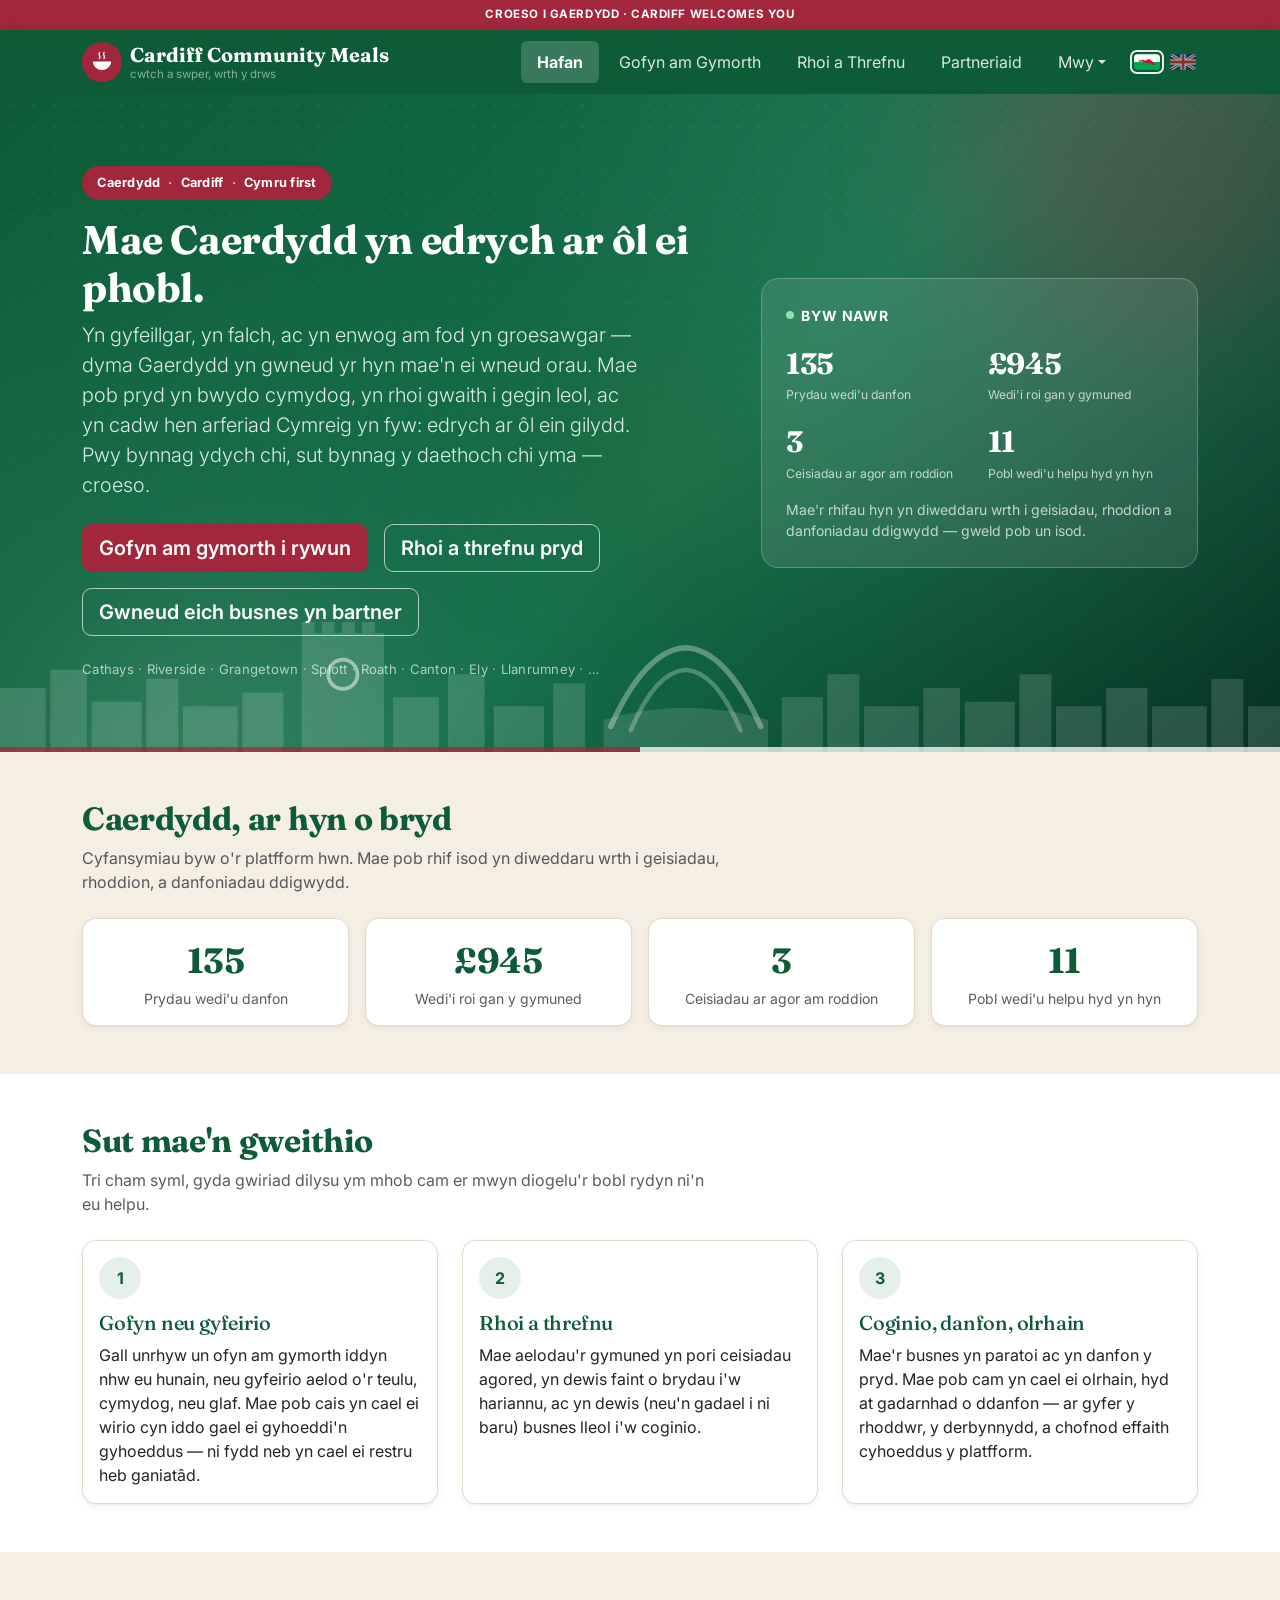
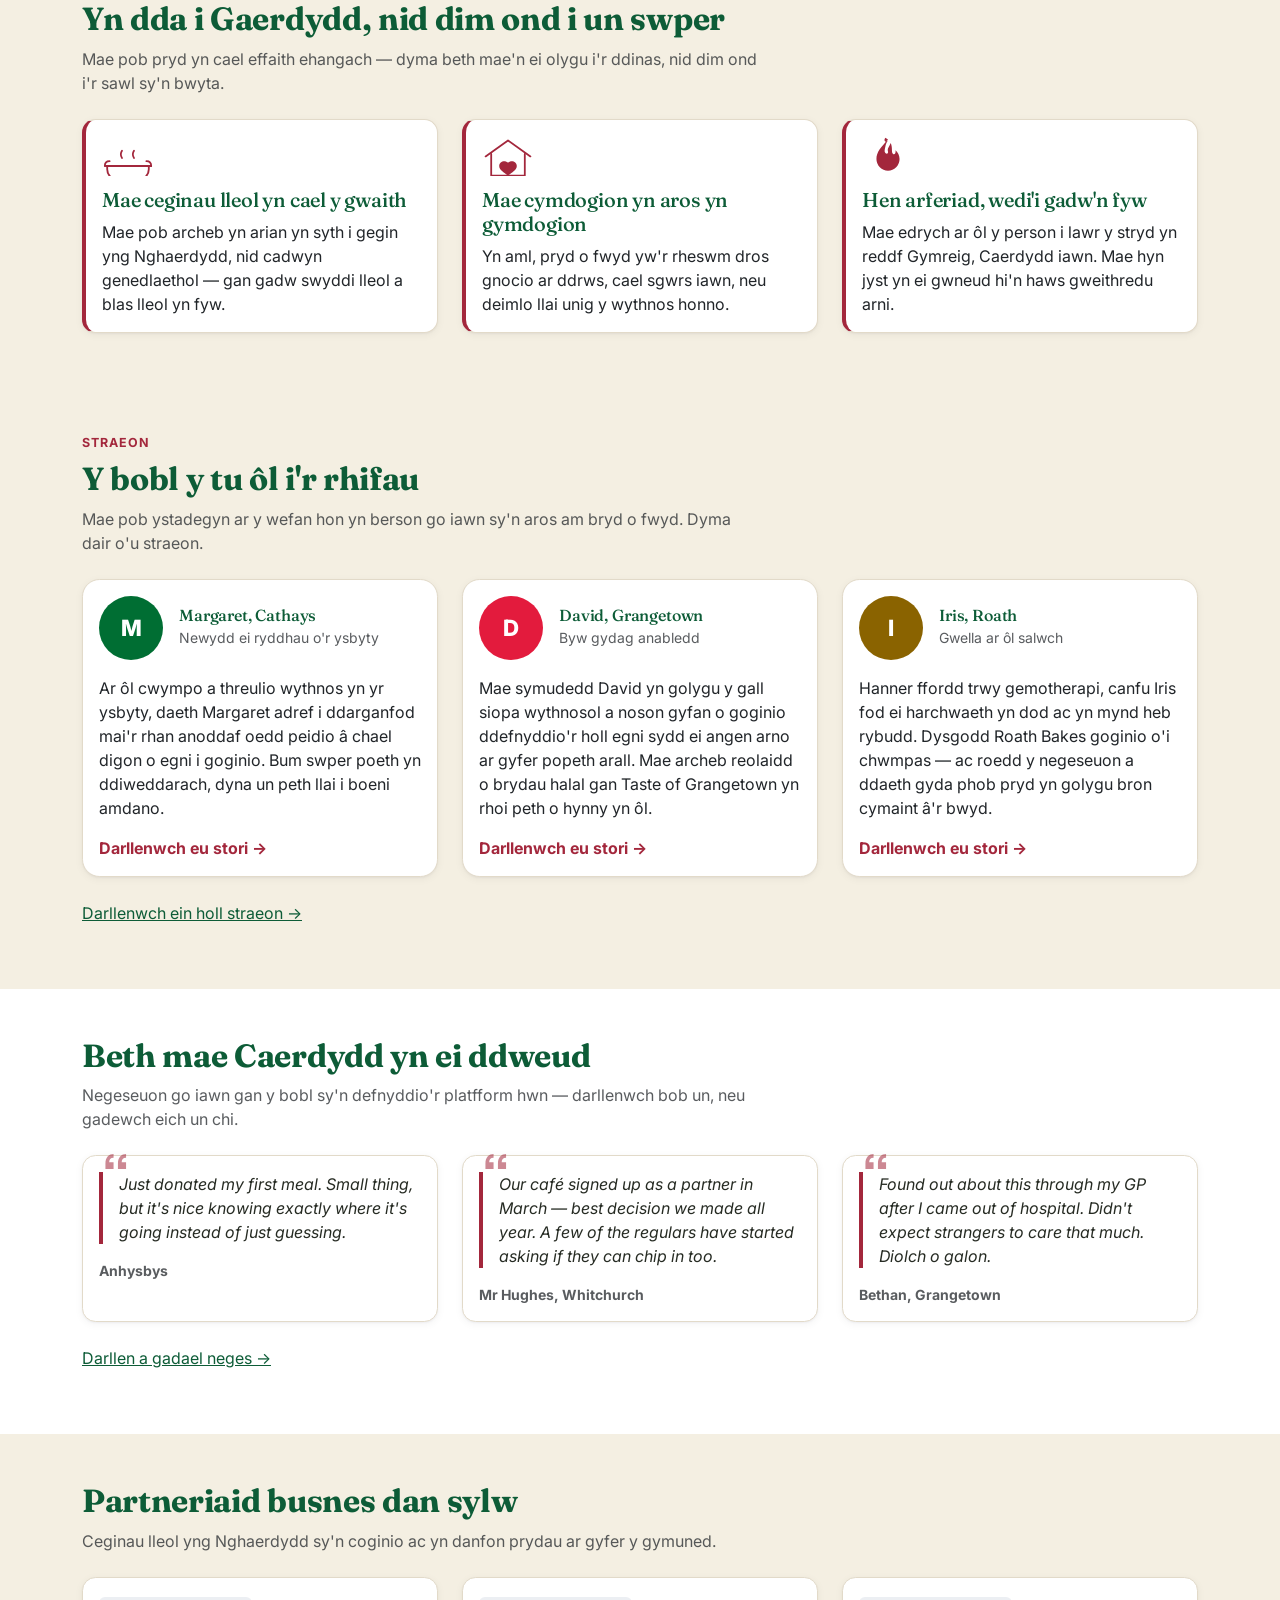
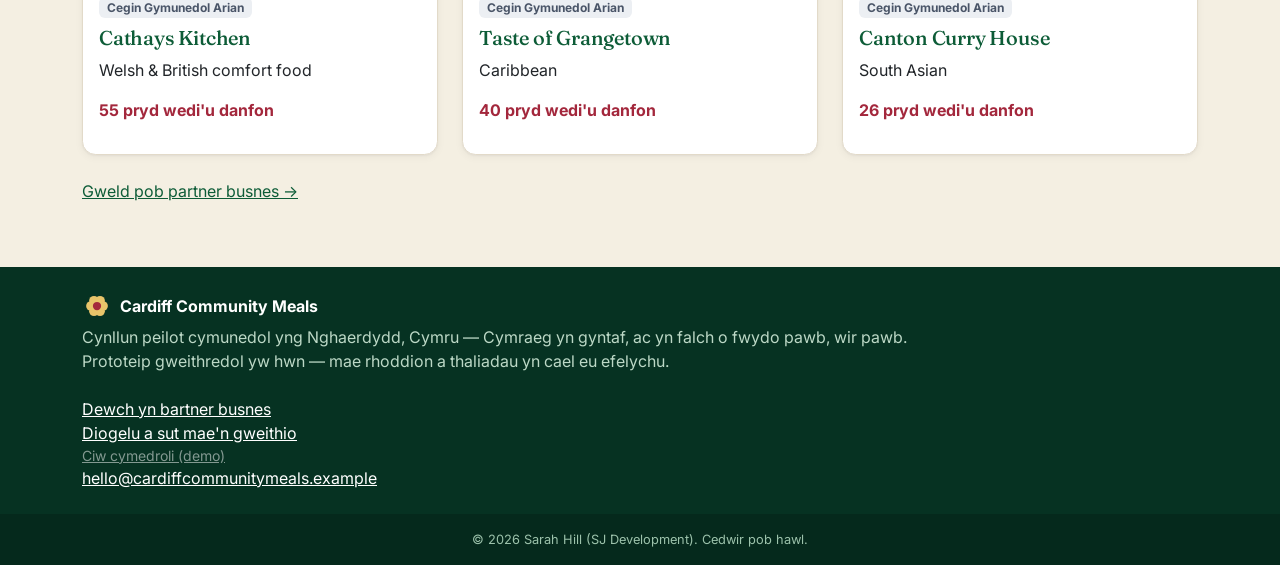
<file: site/index.html>
<!DOCTYPE html>
<html lang="en">
<head>
<meta charset="UTF-8">
<meta name="viewport" content="width=device-width, initial-scale=1.0">
<title>Cardiff Community Meals — a cwtch, delivered with dinner</title>
<link rel="preconnect" href="https://fonts.googleapis.com">
<link rel="preconnect" href="https://fonts.gstatic.com" crossorigin>
<link href="https://fonts.googleapis.com/css2?family=Inter:wght@400;500;600;700;800&family=Fraunces:opsz,wght@9..144,600;9..144,700;9..144,800&display=swap" rel="stylesheet">
<link href="https://cdnjs.cloudflare.com/ajax/libs/bootstrap/5.3.3/css/bootstrap.min.css" rel="stylesheet">
<link rel="stylesheet" href="custom.css">
</head>
<body>
<a class="skip-link" href="#main" data-i18n="skip">Skip to main content</a>
<header id="site-header"></header>

<main id="main">
<section class="hero-gradient text-white py-5">
  <div class="hero-texture"></div>
  <div class="hero-blob hero-blob-1"></div>
  <div class="hero-blob hero-blob-2"></div>
  <div class="hero-blob hero-blob-3"></div>
  <div class="hero-skyline"></div>
  <div class="container py-4">
    <div class="row align-items-center g-5">
      <div class="col-lg-7">
        <span class="pride-badge"><span>Caerdydd</span><span class="divider">·</span><span>Cardiff</span><span class="divider">·</span><span>Cymru first</span></span>
        <h1 class="display-6 fw-bold" style="max-width:640px;" data-i18n="home.hero.title">Cardiff looks after its own.</h1>
        <p class="lead" style="max-width:560px;color:#dcece5;" data-i18n="home.hero.lead">Friendly, proud, and famously welcoming — this is Cardiff doing what it does best. Every meal keeps a neighbour fed, sends work to a local kitchen, and keeps an old Welsh habit alive: looking after one another. Whoever you are, however you got here — welcome.</p>
        <div class="d-flex flex-wrap gap-3 mt-4">
          <a class="btn btn-coral btn-lg" href="request.html" data-i18n="home.hero.ctaRequest">Request help for someone</a>
          <a class="btn btn-outline-cream btn-lg" href="donate.html" data-i18n="home.hero.ctaDonate">Donate &amp; book a meal</a>
          <a class="btn btn-outline-cream btn-lg" href="partner.html" data-i18n="home.hero.ctaPartner">Partner your business</a>
        </div>
        <p class="hero-areas-strip mt-4 mb-0" id="hero-areas"></p>
      </div>
      <div class="col-lg-5">
        <div class="hero-stat-card reveal">
          <div class="d-flex align-items-center mb-3">
            <span class="hero-live-dot" aria-hidden="true"></span>
            <span class="small fw-bold text-uppercase" style="letter-spacing:.06em;" data-i18n="home.hero.live">Live right now</span>
          </div>
          <div class="row g-3" id="hero-stats"></div>
          <p class="small mb-0 mt-3" style="color:rgba(255,255,255,.72);" data-i18n="home.hero.liveNote">These numbers update as requests, donations and deliveries happen — see them all below.</p>
        </div>
      </div>
    </div>
  </div>
</section>

<section class="py-5">
  <div class="container">
    <h2 class="fw-bold text-teal" data-i18n="home.stats.title">Cardiff, right now</h2>
    <p class="text-muted mb-4" style="max-width:640px;" data-i18n="home.stats.sub">Live totals from this platform. Every number below updates as requests, donations, and deliveries happen.</p>
    <div class="row g-3 reveal" id="stats-grid"></div>
  </div>
</section>

<section class="py-5 bg-white">
  <div class="container">
    <h2 class="fw-bold text-teal" data-i18n="home.how.title">How it works</h2>
    <p class="text-muted mb-4" style="max-width:640px;" data-i18n="home.how.sub">Three simple steps, with a verification check built in at every stage to protect the people we're helping.</p>
    <div class="row g-4">
      <div class="col-md-4 reveal">
        <div class="card lift h-100"><div class="card-body">
          <div class="step-num">1</div>
          <h3 class="h5 text-teal" data-i18n="home.how.step1.title">Request or refer</h3>
          <p class="card-text" data-i18n="home.how.step1.body">Anyone can request help for themselves, or refer a family member, neighbour, or patient. Every request is checked before it's made public — no one is listed without consent.</p>
        </div></div>
      </div>
      <div class="col-md-4 reveal">
        <div class="card lift h-100"><div class="card-body">
          <div class="step-num">2</div>
          <h3 class="h5 text-teal" data-i18n="home.how.step2.title">Donate &amp; book</h3>
          <p class="card-text" data-i18n="home.how.step2.body">Community members browse open requests, choose how many meals to fund, and pick (or let us match) a local business to cook them.</p>
        </div></div>
      </div>
      <div class="col-md-4 reveal">
        <div class="card lift h-100"><div class="card-body">
          <div class="step-num">3</div>
          <h3 class="h5 text-teal" data-i18n="home.how.step3.title">Cook, deliver, track</h3>
          <p class="card-text" data-i18n="home.how.step3.body">The business prepares and delivers the meal. Every step is tracked, right through to confirmed delivery — for the donor, the recipient, and the platform's public impact record.</p>
        </div></div>
      </div>
    </div>
  </div>
</section>

<section class="py-5">
  <div class="container">
    <h2 class="fw-bold text-teal" data-i18n="home.benefits.title">Good for Cardiff, not just for one dinner</h2>
    <p class="text-muted mb-4" style="max-width:680px;" data-i18n="home.benefits.sub">Every meal ripples outward — here's what it means for the city, not just the person eating it.</p>
    <div class="row g-4">
      <div class="col-md-4 reveal">
        <div class="card benefit-card h-100"><div class="card-body">
          <svg class="benefit-icon" viewBox="0 0 130 90" aria-hidden="true" xmlns="http://www.w3.org/2000/svg">
            <g transform="translate(5,10)" stroke="#a3273c" stroke-width="4.5" fill="none" stroke-linecap="round" stroke-linejoin="round">
              <path d="M10 60 h100 a2 2 0 0 1 2 2 v6 a26 26 0 0 1 -26 26 h-52 a26 26 0 0 1 -26 -26 v-6 a2 2 0 0 1 2 -2 z"/>
              <path d="M4 60 h114"/>
              <path d="M2 60 q0 -12 12 -12"/>
              <path d="M118 60 q0 -12 -12 -12"/>
              <path d="M45 40 q-6 -9 0 -18"/>
              <path d="M75 40 q-6 -9 0 -18"/>
            </g>
          </svg>
          <h3 class="h5 text-teal" data-i18n="home.benefits.kitchens.title">Local kitchens get the work</h3>
          <p class="card-text" data-i18n="home.benefits.kitchens.body">Every booking is money straight into a Cardiff kitchen, not a national chain — keeping local jobs and local flavour alive.</p>
        </div></div>
      </div>
      <div class="col-md-4 reveal">
        <div class="card benefit-card h-100"><div class="card-body">
          <svg class="benefit-icon" viewBox="0 0 130 100" aria-hidden="true" xmlns="http://www.w3.org/2000/svg">
            <g transform="translate(5,5)" stroke="#a3273c" stroke-width="4.5" fill="none" stroke-linecap="round" stroke-linejoin="round">
              <path d="M4 46 L60 6 L116 46"/>
              <path d="M18 40 v54 h84 v-54"/>
              <path d="M60 62 c-8 -8 -22 -3 -22 8 c0 10 12 16 22 24 c10 -8 22 -14 22 -24 c0 -11 -14 -16 -22 -8z" fill="#a3273c" stroke="none"/>
            </g>
          </svg>
          <h3 class="h5 text-teal" data-i18n="home.benefits.neighbours.title">Neighbours stay neighbours</h3>
          <p class="card-text" data-i18n="home.benefits.neighbours.body">A meal is often the reason someone knocks on a door, has a proper conversation, or feels less alone that week.</p>
        </div></div>
      </div>
      <div class="col-md-4 reveal">
        <div class="card benefit-card h-100"><div class="card-body">
          <svg class="benefit-icon" viewBox="0 0 90 90" aria-hidden="true" xmlns="http://www.w3.org/2000/svg">
            <g transform="translate(5,4)" fill="#a3273c" stroke="none">
              <path d="M40 4 C24 22 14 32 14 48 a26 26 0 0 0 52 0 c0 -9 -4 -15 -9 -20 c1 8 -3 11 -6 8 c-4 -4 0 -13 -5 -24 c-3 9 -8 11 -6 19 c1 5 -3 6 -6 3 c-3 -3 -1 -9 0 -14 c1 -6 3 -10 6 -14 c-3 1 -5 2 -6 3 c-2 -2 -3 -5 0 -9z"/>
            </g>
          </svg>
          <h3 class="h5 text-teal" data-i18n="home.benefits.habit.title">An old habit, kept alive</h3>
          <p class="card-text" data-i18n="home.benefits.habit.body">Looking after the person down the street is a very Cardiff, very Welsh instinct. This just makes it easier to act on.</p>
        </div></div>
      </div>
    </div>
  </div>
</section>

<section class="py-5">
  <div class="container">
    <span class="eyebrow" data-i18n="nav.stories">Stories</span>
    <h2 class="fw-bold text-teal" data-i18n="home.stories.title">The people behind the numbers</h2>
    <p class="text-muted mb-4" style="max-width:680px;" data-i18n="home.stories.sub">Every statistic on this site is a real person waiting for a meal. Here are three of their stories.</p>
    <div class="row g-4" id="stories-teaser"></div>
    <p class="mt-4"><a href="stories.html" data-i18n="home.stories.viewAll">Read all our stories →</a></p>
  </div>
</section>

<section class="py-5 bg-white">
  <div class="container">
    <h2 class="fw-bold text-teal" data-i18n="home.voices.title">What Cardiff is saying</h2>
    <p class="text-muted mb-4" style="max-width:680px;" data-i18n="home.voices.sub">Real messages from the people using this platform — read all of them, or leave your own.</p>
    <div class="row g-4" id="voices-preview"></div>
    <p class="mt-4"><a href="voices.html" data-i18n="home.voices.viewAll">Read &amp; leave a message →</a></p>
  </div>
</section>

<section class="py-5">
  <div class="container">
    <h2 class="fw-bold text-teal" data-i18n="home.biz.title">Featured business partners</h2>
    <p class="text-muted mb-4" data-i18n="home.biz.sub">Local Cardiff kitchens who cook and deliver meals for the community.</p>
    <div class="row g-4" id="biz-preview"></div>
    <p class="mt-4"><a href="businesses.html" data-i18n="home.biz.viewAll">See all business partners →</a></p>
  </div>
</section>
</main>

<footer id="site-footer" class="bg-teal-dark"></footer>

<script src="https://cdnjs.cloudflare.com/ajax/libs/bootstrap/5.3.3/js/bootstrap.bundle.min.js"></script>
<script src="i18n.js"></script>
<script src="app.js"></script>
<script src="stories-data.js"></script>
<script>
CCM.renderChrome("index.html");

function renderStats() {
  const s = CCM.impactStats();
  document.getElementById("stats-grid").innerHTML = `
    <div class="col-6 col-md-3"><div class="card text-center h-100"><div class="card-body">
      <div class="stat-num">${s.mealsDelivered}</div><div class="text-muted small">${I18N.t("stat.meals")}</div>
    </div></div></div>
    <div class="col-6 col-md-3"><div class="card text-center h-100"><div class="card-body">
      <div class="stat-num">${CCM.fmtGBP(s.totalRaised)}</div><div class="text-muted small">${I18N.t("stat.raised")}</div>
    </div></div></div>
    <div class="col-6 col-md-3"><div class="card text-center h-100"><div class="card-body">
      <div class="stat-num">${s.openRequests}</div><div class="text-muted small">${I18N.t("stat.open")}</div>
    </div></div></div>
    <div class="col-6 col-md-3"><div class="card text-center h-100"><div class="card-body">
      <div class="stat-num">${s.peopleHelped}</div><div class="text-muted small">${I18N.t("stat.people")}</div>
    </div></div></div>
  `;
}

function renderHeroStats() {
  const s = CCM.impactStats();
  document.getElementById("hero-stats").innerHTML = `
    <div class="col-6"><div class="stat-num">${s.mealsDelivered}</div><div class="hero-stat-label">${I18N.t("stat.meals")}</div></div>
    <div class="col-6"><div class="stat-num">${CCM.fmtGBP(s.totalRaised)}</div><div class="hero-stat-label">${I18N.t("stat.raised")}</div></div>
    <div class="col-6"><div class="stat-num">${s.openRequests}</div><div class="hero-stat-label">${I18N.t("stat.open")}</div></div>
    <div class="col-6"><div class="stat-num">${s.peopleHelped}</div><div class="hero-stat-label">${I18N.t("stat.people")}</div></div>
  `;
  document.getElementById("hero-areas").innerHTML = CCM.CARDIFF_AREAS.slice(0, 8).join(" &middot; ") + " &middot; &hellip;";
}

function renderStoriesTeaser() {
  document.getElementById("stories-teaser").innerHTML = STORIES.map(s => {
    const t = ccmStory(s);
    return `<div class="col-md-4 reveal"><a href="stories.html#${s.id}" class="card lift story-card h-100 text-decoration-none text-dark"><div class="card-body">
      <div class="d-flex align-items-center gap-3 mb-3">
        <div class="story-avatar" style="background-color:${s.color};">${s.initial}</div>
        <div>
          <h3 class="h6 mb-0 text-teal">${s.name}, ${s.area}</h3>
          <span class="text-muted small">${t.situation}</span>
        </div>
      </div>
      <p class="card-text">${t.teaser}</p>
      <span class="fw-bold" style="color:var(--brand-coral-deep);">${I18N.t("home.stories.readMore")} →</span>
    </div></a></div>`;
  }).join("");
}

function escapeHtml(str) {
  const div = document.createElement("div");
  div.textContent = str == null ? "" : String(str);
  return div.innerHTML;
}

function renderVoicesPreview() {
  const comments = CCM.approvedComments().slice(0, 3);
  const wrap = document.getElementById("voices-preview");
  if (!comments.length) {
    wrap.innerHTML = `<p class="empty-state">${I18N.t("voices.wall.empty")}</p>`;
    return;
  }
  wrap.innerHTML = comments.map(c => {
    const who = c.name ? c.name : I18N.t("voices.wall.anonymous");
    const where = c.area ? `, ${c.area}` : "";
    return `<div class="col-md-4 reveal"><div class="card lift h-100"><div class="card-body">
      <p class="story-quote mb-3">${escapeHtml(c.message)}</p>
      <p class="text-muted small mb-0 fw-bold">${escapeHtml(who)}${escapeHtml(where)}</p>
    </div></div></div>`;
  }).join("");
}

function renderBizPreview() {
  const businesses = CCM.getBusinesses();
  const donations = CCM.getDonations();
  const top = businesses
    .map(b => ({ ...b, meals: CCM.businessMealsDelivered(b.id, donations) }))
    .sort((a, b) => b.meals - a.meals)
    .slice(0, 3);
  document.getElementById("biz-preview").innerHTML = top.map(b => {
    const tier = CCM.businessTier(b.meals);
    return `<div class="col-md-4 reveal"><div class="card lift h-100"><div class="card-body">
      <span class="badge ${tier.cls} mb-2">${I18N.t(tier.key)}</span>
      <h3 class="h5 text-teal">${b.name}</h3>
      <p class="card-text">${b.cuisine}</p>
      <p class="fw-bold" style="color:var(--brand-coral-deep);">${b.meals} ${I18N.t("biz.mealsDelivered")}</p>
    </div></div></div>`;
  }).join("") || `<p class="empty-state">${I18N.t("biz.none")}</p>`;
}

function renderAll() {
  renderStats();
  renderHeroStats();
  renderStoriesTeaser();
  renderVoicesPreview();
  renderBizPreview();
  CCM.initScrollReveal();
}

renderAll();
document.addEventListener("ccm:langchange", renderAll);
</script>
</body>
</html>
</file>
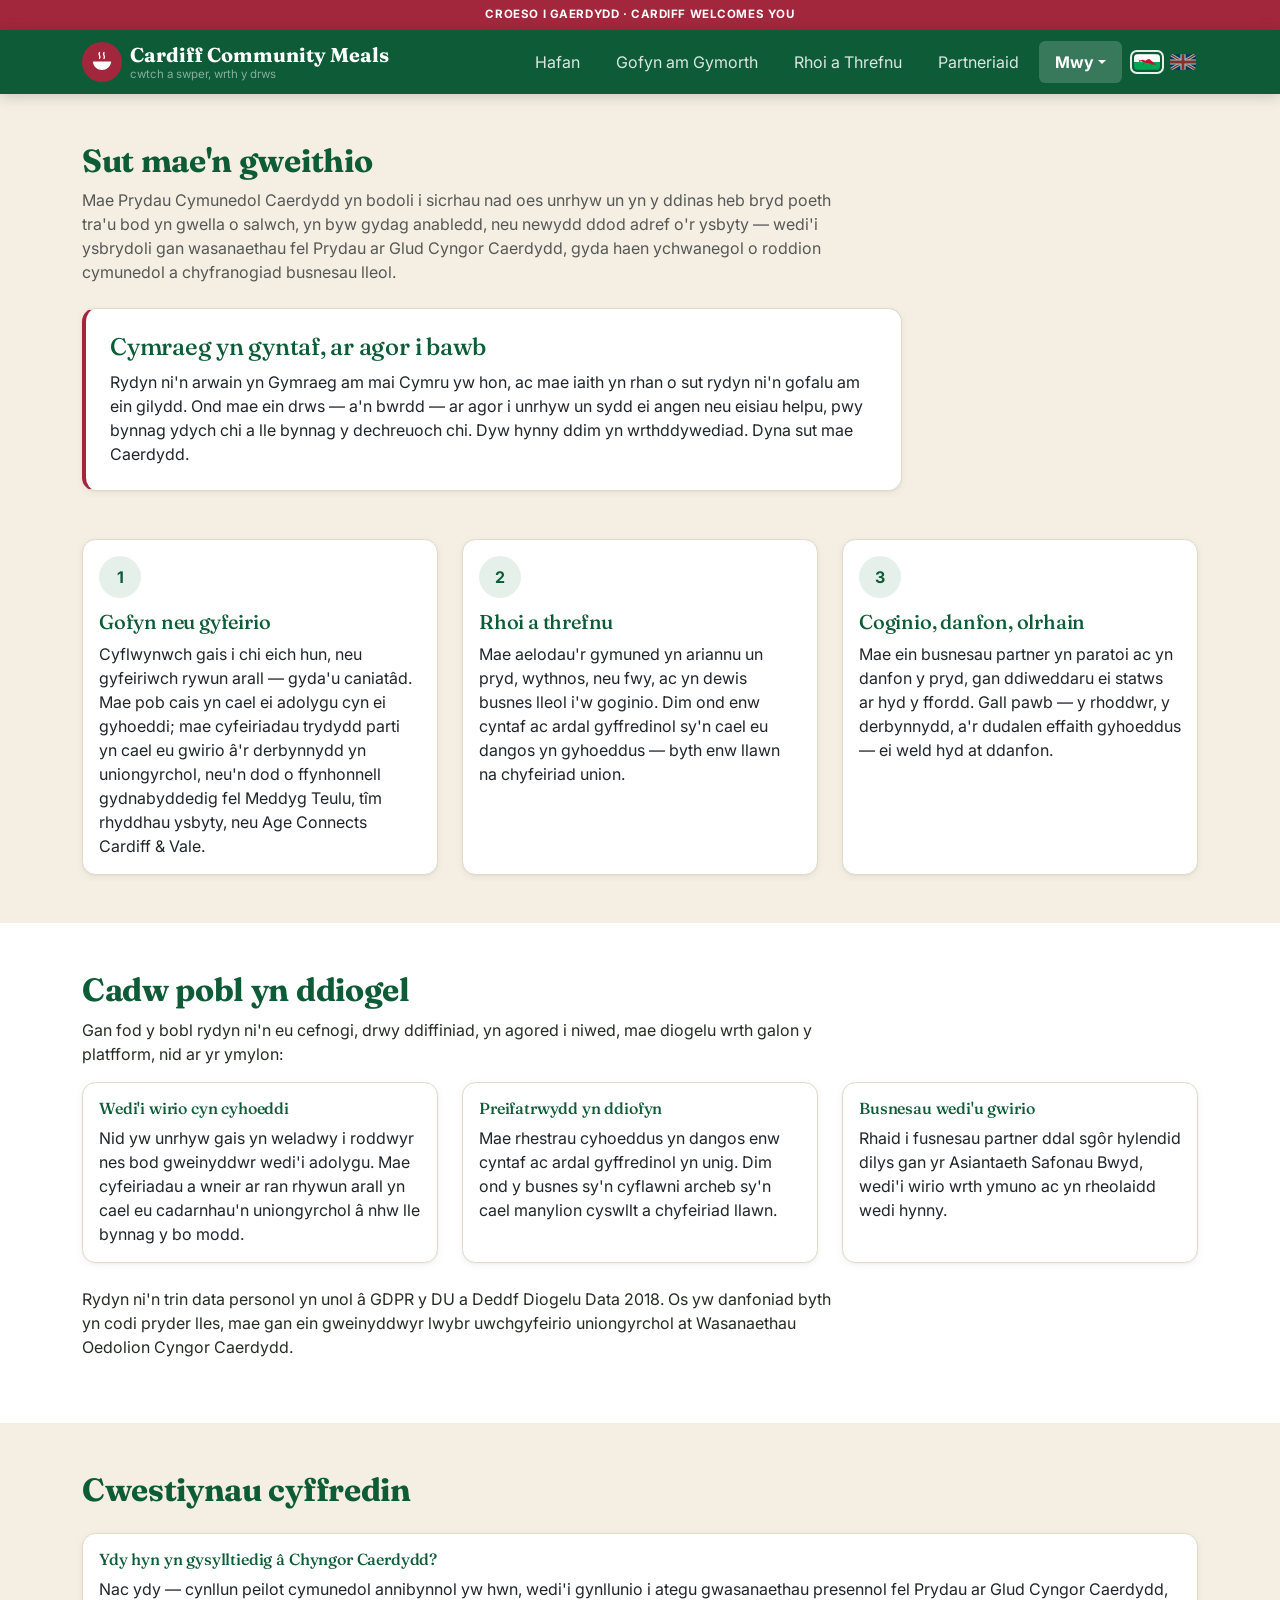
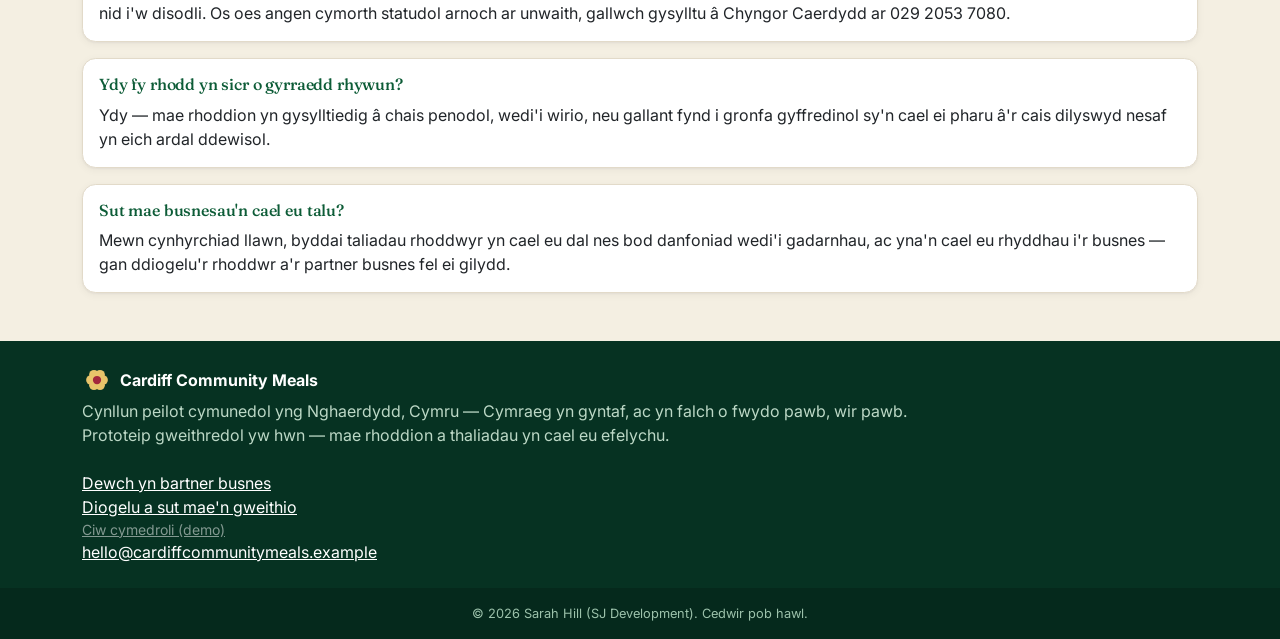
<file: site/about.html>
<!DOCTYPE html>
<html lang="en">
<head>
<meta charset="UTF-8">
<meta name="viewport" content="width=device-width, initial-scale=1.0">
<title>How It Works — Cardiff Community Meals</title>
<link rel="preconnect" href="https://fonts.googleapis.com">
<link rel="preconnect" href="https://fonts.gstatic.com" crossorigin>
<link href="https://fonts.googleapis.com/css2?family=Inter:wght@400;500;600;700;800&family=Fraunces:opsz,wght@9..144,600;9..144,700;9..144,800&display=swap" rel="stylesheet">
<link href="https://cdnjs.cloudflare.com/ajax/libs/bootstrap/5.3.3/css/bootstrap.min.css" rel="stylesheet">
<link rel="stylesheet" href="custom.css">
</head>
<body>
<a class="skip-link" href="#main" data-i18n="skip">Skip to main content</a>
<header id="site-header"></header>

<main id="main">
<section class="py-5">
  <div class="container">
    <h1 class="h2 fw-bold text-teal" data-i18n="about.title">How it works</h1>
    <p class="text-muted mb-4" style="max-width:760px;" data-i18n="about.intro">Cardiff Community Meals exists to make sure nobody in the city goes without a hot meal while they're recovering from illness, living with a disability, or newly home from hospital — inspired by services like Cardiff Council's Meals on Wheels, with an added layer of community donation and local business involvement.</p>

    <div class="card benefit-card p-4 mb-5" style="max-width:820px;">
      <h2 class="h4 text-teal" data-i18n="about.values.title">Welsh first, open to all</h2>
      <p class="mb-0" data-i18n="about.values.body">We lead in Welsh because this is Wales, and language is part of how we care for each other. But our door — and our table — is open to absolutely anyone who needs it or wants to help, whoever you are and wherever you started out. That's not a contradiction. That's just Cardiff.</p>
    </div>

    <div class="row g-4">
      <div class="col-md-4 reveal">
        <div class="card lift h-100"><div class="card-body">
          <div class="step-num">1</div>
          <h2 class="h5 text-teal" data-i18n="home.how.step1.title">Request or refer</h2>
          <p class="card-text" data-i18n="about.step1.body">Submit a request for yourself, or refer someone else — with their consent. Every request is reviewed before it's published; third-party referrals are checked with the recipient directly, or come from a recognised source such as a GP, hospital discharge team, or Age Connects Cardiff &amp; Vale.</p>
        </div></div>
      </div>
      <div class="col-md-4 reveal">
        <div class="card lift h-100"><div class="card-body">
          <div class="step-num">2</div>
          <h2 class="h5 text-teal" data-i18n="home.how.step2.title">Donate &amp; book</h2>
          <p class="card-text" data-i18n="about.step2.body">Community members fund one meal, a week, or more, and choose a local business to cook it. Only a first name and general area are ever shown publicly — never a full name or exact address.</p>
        </div></div>
      </div>
      <div class="col-md-4 reveal">
        <div class="card lift h-100"><div class="card-body">
          <div class="step-num">3</div>
          <h2 class="h5 text-teal" data-i18n="home.how.step3.title">Cook, deliver, track</h2>
          <p class="card-text" data-i18n="about.step3.body">Our partner businesses prepare and deliver the meal, updating its status along the way. Everyone — donor, recipient, and the public impact page — can see it through to delivery.</p>
        </div></div>
      </div>
    </div>
  </div>
</section>

<section class="py-5 bg-white">
  <div class="container">
    <h2 class="fw-bold text-teal" data-i18n="about.safety.title">Keeping people safe</h2>
    <p style="max-width:760px;" data-i18n="about.safety.intro">Because the people we support are, by definition, vulnerable, safeguarding sits at the centre of the platform, not at the edge of it:</p>
    <div class="row g-4">
      <div class="col-md-4 reveal">
        <div class="card lift h-100"><div class="card-body">
          <h3 class="h6 text-teal" data-i18n="about.safety.verified.title">Verified before public</h3>
          <p class="card-text" data-i18n="about.safety.verified.body">No request is visible to donors until an admin has reviewed it. Referrals made on someone else's behalf are confirmed with them directly wherever possible.</p>
        </div></div>
      </div>
      <div class="col-md-4 reveal">
        <div class="card lift h-100"><div class="card-body">
          <h3 class="h6 text-teal" data-i18n="about.safety.privacy.title">Privacy by default</h3>
          <p class="card-text" data-i18n="about.safety.privacy.body">Public listings show a first name and general area only. Full contact and address details are only ever shared with the business fulfilling a booking.</p>
        </div></div>
      </div>
      <div class="col-md-4 reveal">
        <div class="card lift h-100"><div class="card-body">
          <h3 class="h6 text-teal" data-i18n="about.safety.vetted.title">Vetted businesses</h3>
          <p class="card-text" data-i18n="about.safety.vetted.body">Partner businesses must hold a valid Food Standards Agency hygiene rating, checked at sign-up and periodically thereafter.</p>
        </div></div>
      </div>
    </div>
    <p class="mt-4" style="max-width:760px;" data-i18n="about.safety.footer">We handle personal data in line with UK GDPR and the Data Protection Act 2018. If a delivery ever raises a welfare concern, our admins have a direct escalation path to Cardiff Council Adult Services.</p>
  </div>
</section>

<section class="py-5">
  <div class="container">
    <h2 class="fw-bold text-teal mb-4" data-i18n="about.faq.title">Frequently asked questions</h2>
    <div class="card mb-3"><div class="card-body">
      <h3 class="h6 text-teal" data-i18n="about.faq.q1">Is this affiliated with Cardiff Council?</h3>
      <p class="card-text mb-0" data-i18n="about.faq.a1">No — this is an independent community pilot, designed to complement existing services like Cardiff Council's Meals on Wheels, not replace them. If you need immediate statutory support, Cardiff Council can be reached on 029 2053 7080.</p>
    </div></div>
    <div class="card mb-3"><div class="card-body">
      <h3 class="h6 text-teal" data-i18n="about.faq.q2">Is my donation guaranteed to reach someone?</h3>
      <p class="card-text mb-0" data-i18n="about.faq.a2">Yes — donations are tied to a specific, verified request, or can go to a general fund matched to the next verified request in your chosen area.</p>
    </div></div>
    <div class="card"><div class="card-body">
      <h3 class="h6 text-teal" data-i18n="about.faq.q3">How do businesses get paid?</h3>
      <p class="card-text mb-0" data-i18n="about.faq.a3">In a full production build, donor payments would be held until delivery is confirmed, then released to the business — protecting both the donor and the business partner.</p>
    </div></div>
  </div>
</section>
</main>

<footer id="site-footer" class="bg-teal-dark"></footer>

<script src="https://cdnjs.cloudflare.com/ajax/libs/bootstrap/5.3.3/js/bootstrap.bundle.min.js"></script>
<script src="i18n.js"></script>
<script src="app.js"></script>
<script>CCM.renderChrome("about.html");</script>
</body>
</html>
</file>
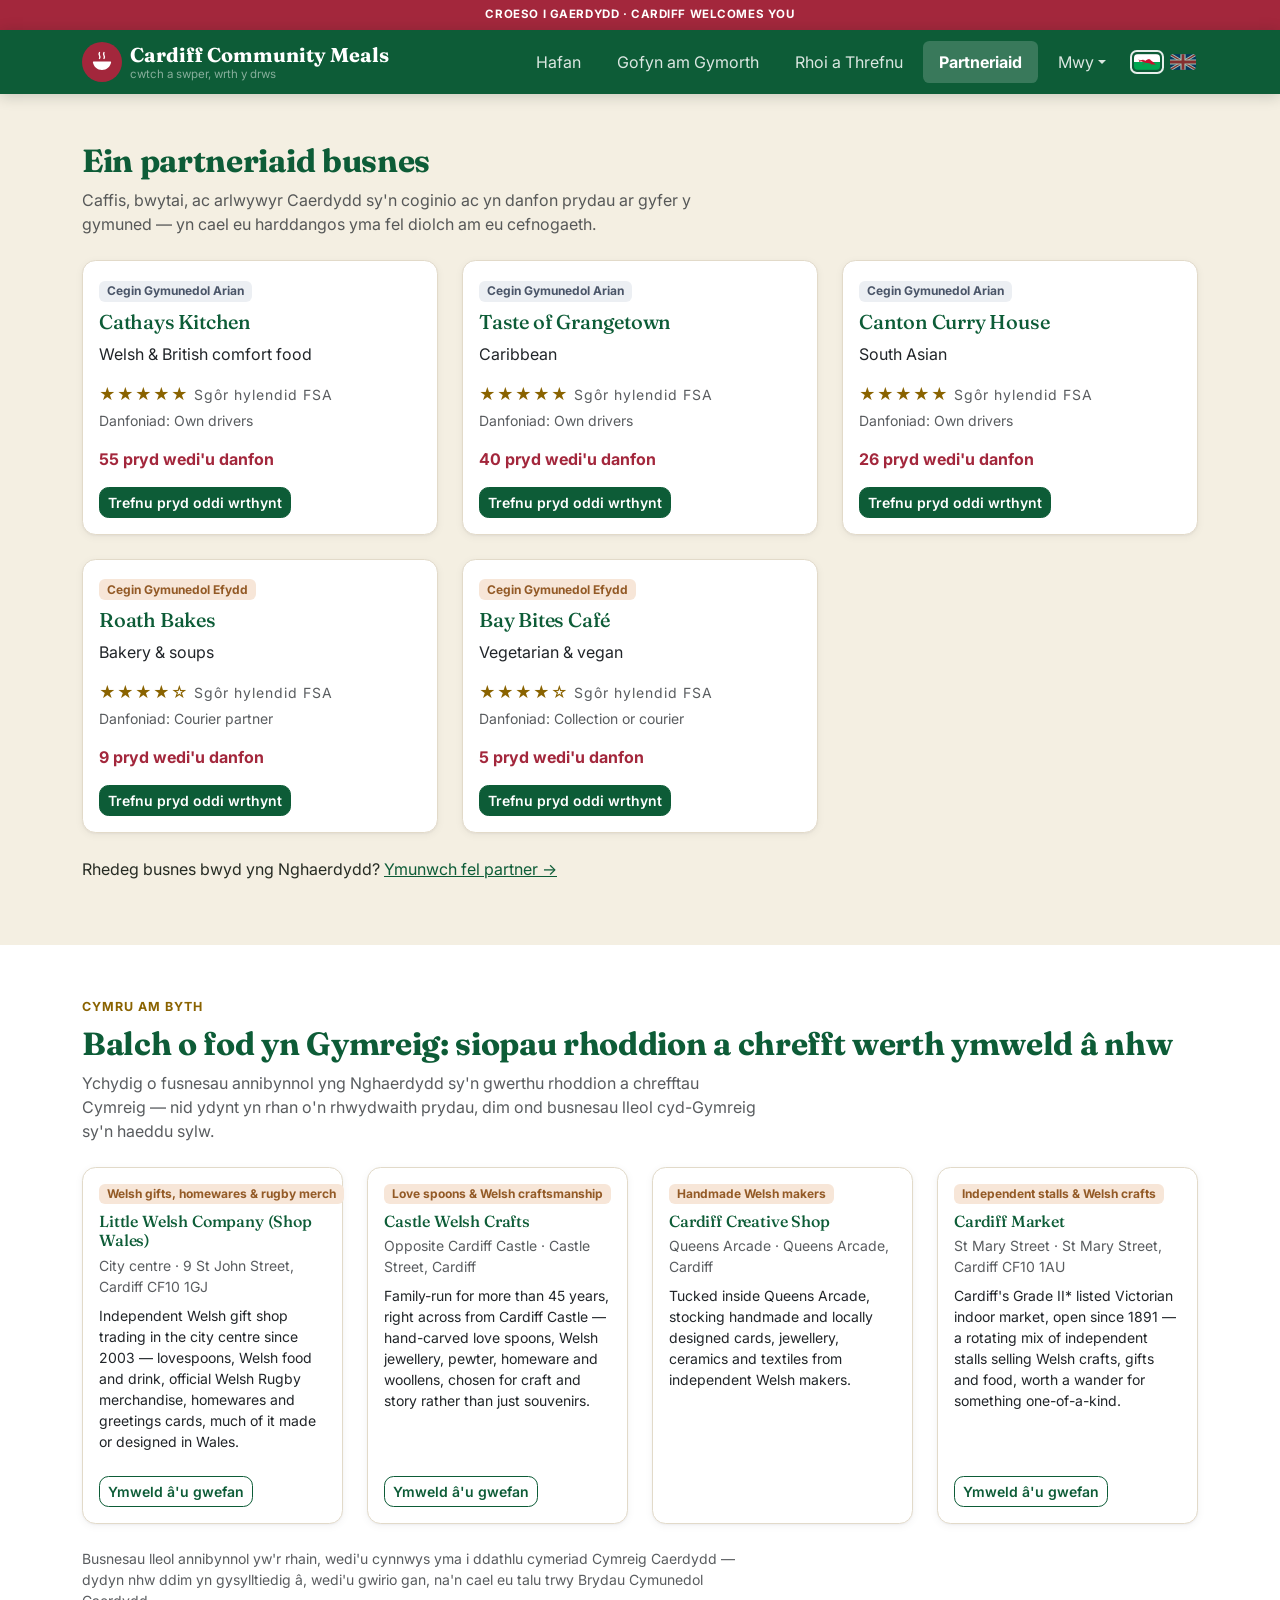
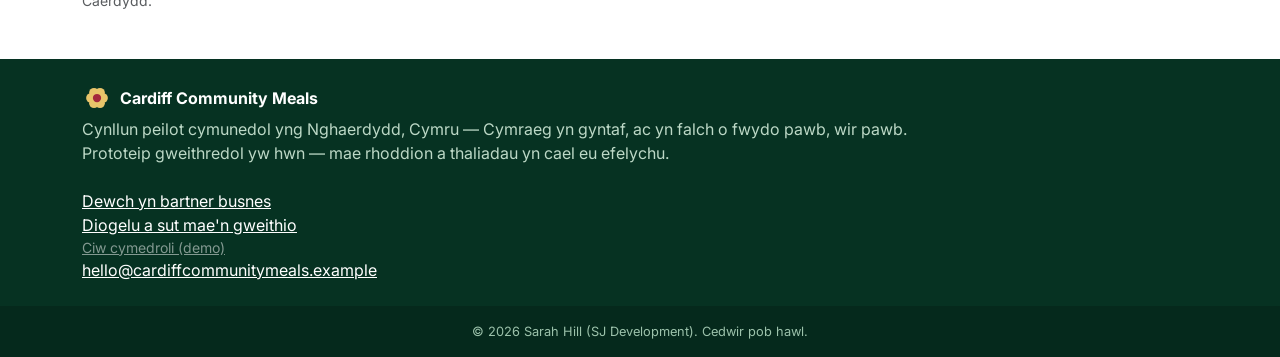
<file: site/businesses.html>
<!DOCTYPE html>
<html lang="en">
<head>
<meta charset="UTF-8">
<meta name="viewport" content="width=device-width, initial-scale=1.0">
<title>Business Partners — Cardiff Community Meals</title>
<link rel="preconnect" href="https://fonts.googleapis.com">
<link rel="preconnect" href="https://fonts.gstatic.com" crossorigin>
<link href="https://fonts.googleapis.com/css2?family=Inter:wght@400;500;600;700;800&family=Fraunces:opsz,wght@9..144,600;9..144,700;9..144,800&display=swap" rel="stylesheet">
<link href="https://cdnjs.cloudflare.com/ajax/libs/bootstrap/5.3.3/css/bootstrap.min.css" rel="stylesheet">
<link rel="stylesheet" href="custom.css">
</head>
<body>
<a class="skip-link" href="#main" data-i18n="skip">Skip to main content</a>
<header id="site-header"></header>

<main id="main">
<section class="py-5">
  <div class="container">
    <h1 class="h2 fw-bold text-teal" data-i18n="biz.title">Our business partners</h1>
    <p class="text-muted mb-4" style="max-width:680px;" data-i18n="biz.sub">Cardiff cafés, restaurants, and caterers who cook and deliver meals for the community — showcased here as thanks for their support.</p>
    <div class="row g-4" id="biz-grid"></div>
    <p class="mt-4"><span data-i18n="biz.joinPrompt">Run a Cardiff food business?</span> <a href="partner.html" data-i18n="biz.joinLink">Join as a partner →</a></p>
  </div>
</section>

<section class="py-5 bg-white">
  <div class="container">
    <span class="eyebrow" style="color:#8a6300;">Cymru am byth</span>
    <h2 class="fw-bold text-teal" data-i18n="biz.local.title">Proud to be Welsh: gift &amp; craft shops worth a visit</h2>
    <p class="text-muted mb-4" style="max-width:680px;" data-i18n="biz.local.sub">A few independent Cardiff businesses selling Welsh gifts and crafts — not part of our meal network, just fellow local businesses worth celebrating.</p>
    <div class="row g-4" id="shops-grid"></div>
    <p class="text-muted small mt-4 mb-0" style="max-width:680px;" data-i18n="biz.local.disclaimer">These are independent local businesses, included here to celebrate Cardiff's Welsh character — they are not affiliated with, vetted by, or paid through Cardiff Community Meals.</p>
  </div>
</section>
</main>

<footer id="site-footer" class="bg-teal-dark"></footer>

<script src="https://cdnjs.cloudflare.com/ajax/libs/bootstrap/5.3.3/js/bootstrap.bundle.min.js"></script>
<script src="i18n.js"></script>
<script src="app.js"></script>
<script src="shops-data.js"></script>
<script>
CCM.renderChrome("businesses.html");

function render() {
  const businesses = CCM.getBusinesses();
  const donations = CCM.getDonations();
  const grid = document.getElementById("biz-grid");

  if (!businesses.length) {
    grid.innerHTML = `<p class="empty-state">${I18N.t("biz.none")}</p>`;
    return;
  }

  const withMeals = businesses.map(b => ({ ...b, meals: CCM.businessMealsDelivered(b.id, donations) }))
    .sort((a, b) => b.meals - a.meals);

  grid.innerHTML = withMeals.map(b => {
    const tier = CCM.businessTier(b.meals);
    return `<div class="col-md-4 reveal"><div class="card lift h-100"><div class="card-body">
      <span class="badge ${tier.cls} mb-2">${I18N.t(tier.key)}</span>
      <h2 class="h5 text-teal">${b.name}</h2>
      <p class="card-text">${b.cuisine}</p>
      <p class="stars mb-1">${"★".repeat(b.hygiene)}${"☆".repeat(5 - b.hygiene)} <span class="text-muted small">${I18N.t("biz.hygiene")}</span></p>
      <p class="text-muted small">${I18N.t("biz.delivery")}: ${b.delivery}</p>
      <p class="fw-bold mb-3" style="color:var(--brand-coral-deep);">${b.meals} ${I18N.t("biz.mealsDelivered")}</p>
      <a class="btn btn-teal btn-sm" href="donate.html">${I18N.t("biz.bookFrom")}</a>
    </div></div></div>`;
  }).join("");
  CCM.initScrollReveal();
}

function renderShops() {
  const grid = document.getElementById("shops-grid");
  grid.innerHTML = WELSH_SHOPS.map(s => `<div class="col-md-6 col-lg-3 reveal"><div class="card lift h-100"><div class="card-body d-flex flex-column">
      <span class="badge badge-tier-bronze mb-2 align-self-start">${s.tag}</span>
      <h3 class="h6 text-teal mb-1">${s.name}</h3>
      <p class="text-muted small mb-2">${s.area} · ${s.address}</p>
      <p class="card-text small flex-grow-1">${s.blurb}</p>
      ${s.url ? `<a class="btn btn-outline-teal btn-sm mt-2 align-self-start" href="${s.url}" target="_blank" rel="noopener">${I18N.t("biz.local.visit")}</a>` : ""}
    </div></div></div>`).join("");
}

function renderAll() {
  render();
  renderShops();
  CCM.initScrollReveal();
}

renderAll();
document.addEventListener("ccm:langchange", renderAll);
</script>
</body>
</html>
</file>
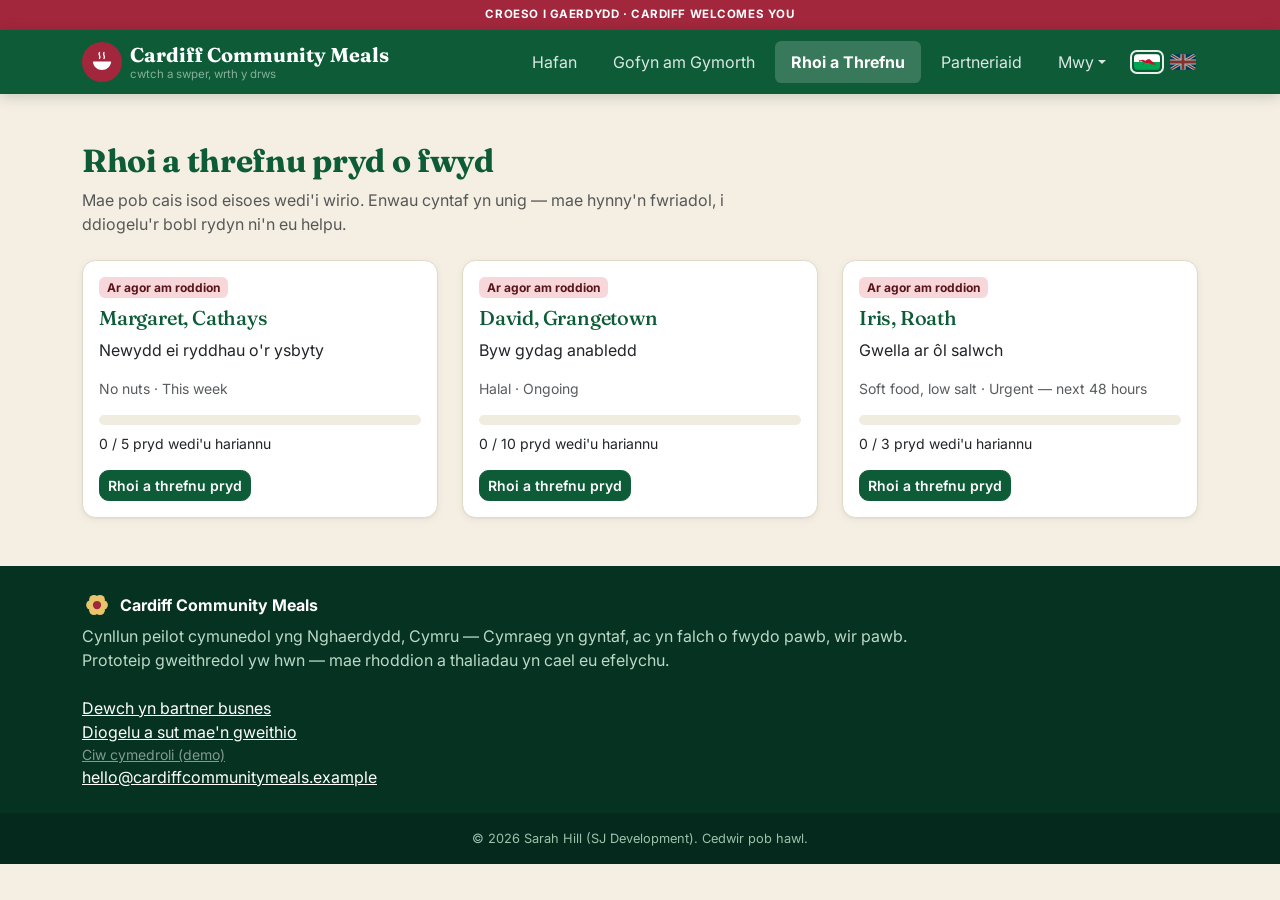
<file: site/donate.html>
<!DOCTYPE html>
<html lang="en">
<head>
<meta charset="UTF-8">
<meta name="viewport" content="width=device-width, initial-scale=1.0">
<title>Donate &amp; Book a Meal — Cardiff Community Meals</title>
<link rel="preconnect" href="https://fonts.googleapis.com">
<link rel="preconnect" href="https://fonts.gstatic.com" crossorigin>
<link href="https://fonts.googleapis.com/css2?family=Inter:wght@400;500;600;700;800&family=Fraunces:opsz,wght@9..144,600;9..144,700;9..144,800&display=swap" rel="stylesheet">
<link href="https://cdnjs.cloudflare.com/ajax/libs/bootstrap/5.3.3/css/bootstrap.min.css" rel="stylesheet">
<link rel="stylesheet" href="custom.css">
</head>
<body>
<a class="skip-link" href="#main" data-i18n="skip">Skip to main content</a>
<header id="site-header"></header>

<main id="main">
<section class="py-5">
  <div class="container">
    <h1 class="h2 fw-bold text-teal" data-i18n="donate.title">Donate &amp; book a meal</h1>
    <p class="text-muted mb-4" style="max-width:680px;" data-i18n="donate.sub">Every request below has already been checked. Names are first-name only — that's deliberate, to protect the people we're helping.</p>
    <div class="row g-4" id="request-list"></div>
  </div>
</section>

<section class="py-5 bg-white" id="booking-section" style="display:none;">
  <div class="container">
    <h2 class="fw-bold text-teal"><span data-i18n="donate.bookFor">Book a meal for</span> <span id="booking-name"></span></h2>
    <form class="card p-4" style="max-width:640px;" id="donate-form">
      <input type="hidden" id="requestId">

      <label class="form-label fw-bold" data-i18n="donate.howMany">How many meals would you like to fund?</label>
      <div class="form-check"><input class="form-check-input" type="radio" name="mealCount" value="1" id="mc1" checked><label class="form-check-label" for="mc1" data-i18n="donate.tier1">1 meal — £7</label></div>
      <div class="form-check"><input class="form-check-input" type="radio" name="mealCount" value="5" id="mc5"><label class="form-check-label" for="mc5" data-i18n="donate.tier5">5 meals (a working week) — £35</label></div>
      <div class="form-check"><input class="form-check-input" type="radio" name="mealCount" value="10" id="mc10"><label class="form-check-label" for="mc10" data-i18n="donate.tier10">10 meals (two weeks) — £70</label></div>
      <div class="form-check mb-2"><input class="form-check-input" type="radio" name="mealCount" value="custom" id="mcCustom"><label class="form-check-label" for="mcCustom" data-i18n="donate.custom">Custom amount</label></div>
      <input type="number" class="form-control mb-3" id="customMeals" min="1" data-i18n-placeholder="donate.customPlaceholder" placeholder="Number of meals" style="max-width:200px;display:none;">

      <div class="mb-3">
        <label for="businessSelect" class="form-label fw-bold" data-i18n="donate.business">Which business should cook it?</label>
        <select class="form-select" id="businessSelect"></select>
      </div>

      <div class="mb-3">
        <label for="donorName" class="form-label fw-bold" data-i18n="donate.yourName">Your name</label>
        <div class="form-text mb-1" id="donorNameHint" data-i18n="donate.yourNameHint">Or leave blank to donate anonymously.</div>
        <input type="text" class="form-control" id="donorName" aria-describedby="donorNameHint" placeholder="e.g. Sarah H.">
      </div>

      <div class="mb-3">
        <label for="donorEmail" class="form-label fw-bold" data-i18n="donate.email">Email</label>
        <div class="form-text mb-1" id="donorEmailHint" data-i18n="donate.emailHint">For your donation receipt.</div>
        <input type="email" class="form-control" id="donorEmail" required aria-describedby="donorEmailHint" placeholder="you@example.com">
      </div>

      <div class="mb-3">
        <label for="message" class="form-label fw-bold" data-i18n="donate.message">A short message (optional)</label>
        <div class="form-text mb-1" id="messageHint" data-i18n="donate.messageHint">Delivered anonymously alongside the meal, if you'd like.</div>
        <textarea class="form-control" id="message" aria-describedby="messageHint" placeholder="Wishing you well..."></textarea>
      </div>

      <div class="d-flex gap-2">
        <button type="submit" class="btn btn-coral" data-i18n="donate.submit">Donate (demo — no real payment)</button>
        <button type="button" class="btn btn-outline-secondary" id="cancel-booking" data-i18n="donate.cancel">Cancel</button>
      </div>
    </form>
  </div>
</section>
</main>

<footer id="site-footer" class="bg-teal-dark"></footer>

<script src="https://cdnjs.cloudflare.com/ajax/libs/bootstrap/5.3.3/js/bootstrap.bundle.min.js"></script>
<script src="i18n.js"></script>
<script src="app.js"></script>
<script>
CCM.renderChrome("donate.html");

const statusBadgeClass = { open: "bg-danger-subtle text-danger-emphasis", funded: "bg-warning-subtle text-warning-emphasis", prepared: "bg-info-subtle text-info-emphasis", delivered: "bg-success-subtle text-success-emphasis" };

function renderRequests() {
  const requests = CCM.getRequests();
  const donations = CCM.getDonations();
  const businesses = CCM.getBusinesses();
  const list = document.getElementById("request-list");

  if (!requests.length) {
    list.innerHTML = `<p class="empty-state">${I18N.t("donate.noRequests")}</p>`;
    return;
  }

  list.innerHTML = requests.map(r => {
    const funded = CCM.mealsFundedFor(r.id, donations);
    const status = CCM.requestStatus(r, donations);
    const pct = Math.min(100, Math.round((funded / r.mealsNeeded) * 100));
    const linkedDonations = donations.filter(d => d.requestId === r.id);
    const businessNames = [...new Set(linkedDonations.map(d => businesses.find(b => b.id === d.businessId)?.name).filter(Boolean))];
    return `<div class="col-md-4 reveal"><div class="card lift h-100"><div class="card-body d-flex flex-column">
      <span class="badge ${statusBadgeClass[status]} mb-2 align-self-start">${CCM.statusLabel(status)}</span>
      <h3 class="h5 text-teal">${r.name}, ${r.area}</h3>
      <p class="card-text">${CCM.situationLabel(r.situation)}</p>
      <p class="text-muted small">${r.dietary} &middot; ${r.urgency}</p>
      <div class="progress mb-2" style="height:10px;"><div class="progress-bar progress-bar-coral" style="width:${pct}%;"></div></div>
      <p class="small">${funded} / ${r.mealsNeeded} ${I18N.t("donate.mealsFunded")}${businessNames.length ? " · " + businessNames.join(", ") : ""}</p>
      <div class="mt-auto">
      ${status === "open"
        ? `<button class="btn btn-teal btn-sm" onclick="openBooking('${r.id}')">${I18N.t("donate.bookButton")}</button>`
        : `<span class="empty-state small">${I18N.t("donate.fullyFunded")}</span>`}
      </div>
    </div></div></div>`;
  }).join("");
  CCM.initScrollReveal();
}

function renderBusinessOptions() {
  const businesses = CCM.getBusinesses();
  const select = document.getElementById("businessSelect");
  select.innerHTML = `<option value="">${I18N.t("donate.businessMatch")}</option>` +
    businesses.map(b => `<option value="${b.id}">${b.name} — ${b.cuisine}</option>`).join("");
}

function openBooking(requestId) {
  const req = CCM.getRequests().find(r => r.id === requestId);
  if (!req) return;
  document.getElementById("booking-section").style.display = "block";
  document.getElementById("booking-name").textContent = `${req.name}, ${req.area}`;
  document.getElementById("requestId").value = requestId;
  document.getElementById("booking-section").scrollIntoView({ behavior: "smooth" });
}

document.getElementById("cancel-booking").addEventListener("click", () => {
  document.getElementById("booking-section").style.display = "none";
});

document.querySelectorAll('input[name="mealCount"]').forEach(el => {
  el.addEventListener("change", () => {
    document.getElementById("customMeals").style.display = document.getElementById("mcCustom").checked ? "block" : "none";
  });
});

document.getElementById("donate-form").addEventListener("submit", (e) => {
  e.preventDefault();
  const requestId = document.getElementById("requestId").value;
  const chosen = document.querySelector('input[name="mealCount"]:checked').value;
  const mealCount = chosen === "custom" ? Number(document.getElementById("customMeals").value || 1) : Number(chosen);
  const amount = mealCount * 7;
  const businessId = document.getElementById("businessSelect").value || pickBusiness();

  CCM.addDonation({
    requestId,
    donorName: document.getElementById("donorName").value.trim() || "Anonymous",
    donorEmail: document.getElementById("donorEmail").value.trim(),
    mealCount, amount, businessId,
    message: document.getElementById("message").value.trim(),
  });

  document.getElementById("booking-section").style.display = "none";
  renderRequests();
  alert(`${CCM.fmtGBP(amount)} — ${mealCount} ${I18N.t("donate.mealsFunded")}. ${I18N.t("nav.track")}: track.html`);
  window.scrollTo({ top: 0, behavior: "smooth" });
});

function pickBusiness() {
  const businesses = CCM.getBusinesses();
  return businesses.length ? businesses[Math.floor(Math.random() * businesses.length)].id : "";
}

function renderAll() { renderRequests(); renderBusinessOptions(); }
renderAll();
document.addEventListener("ccm:langchange", renderAll);
</script>
</body>
</html>
</file>
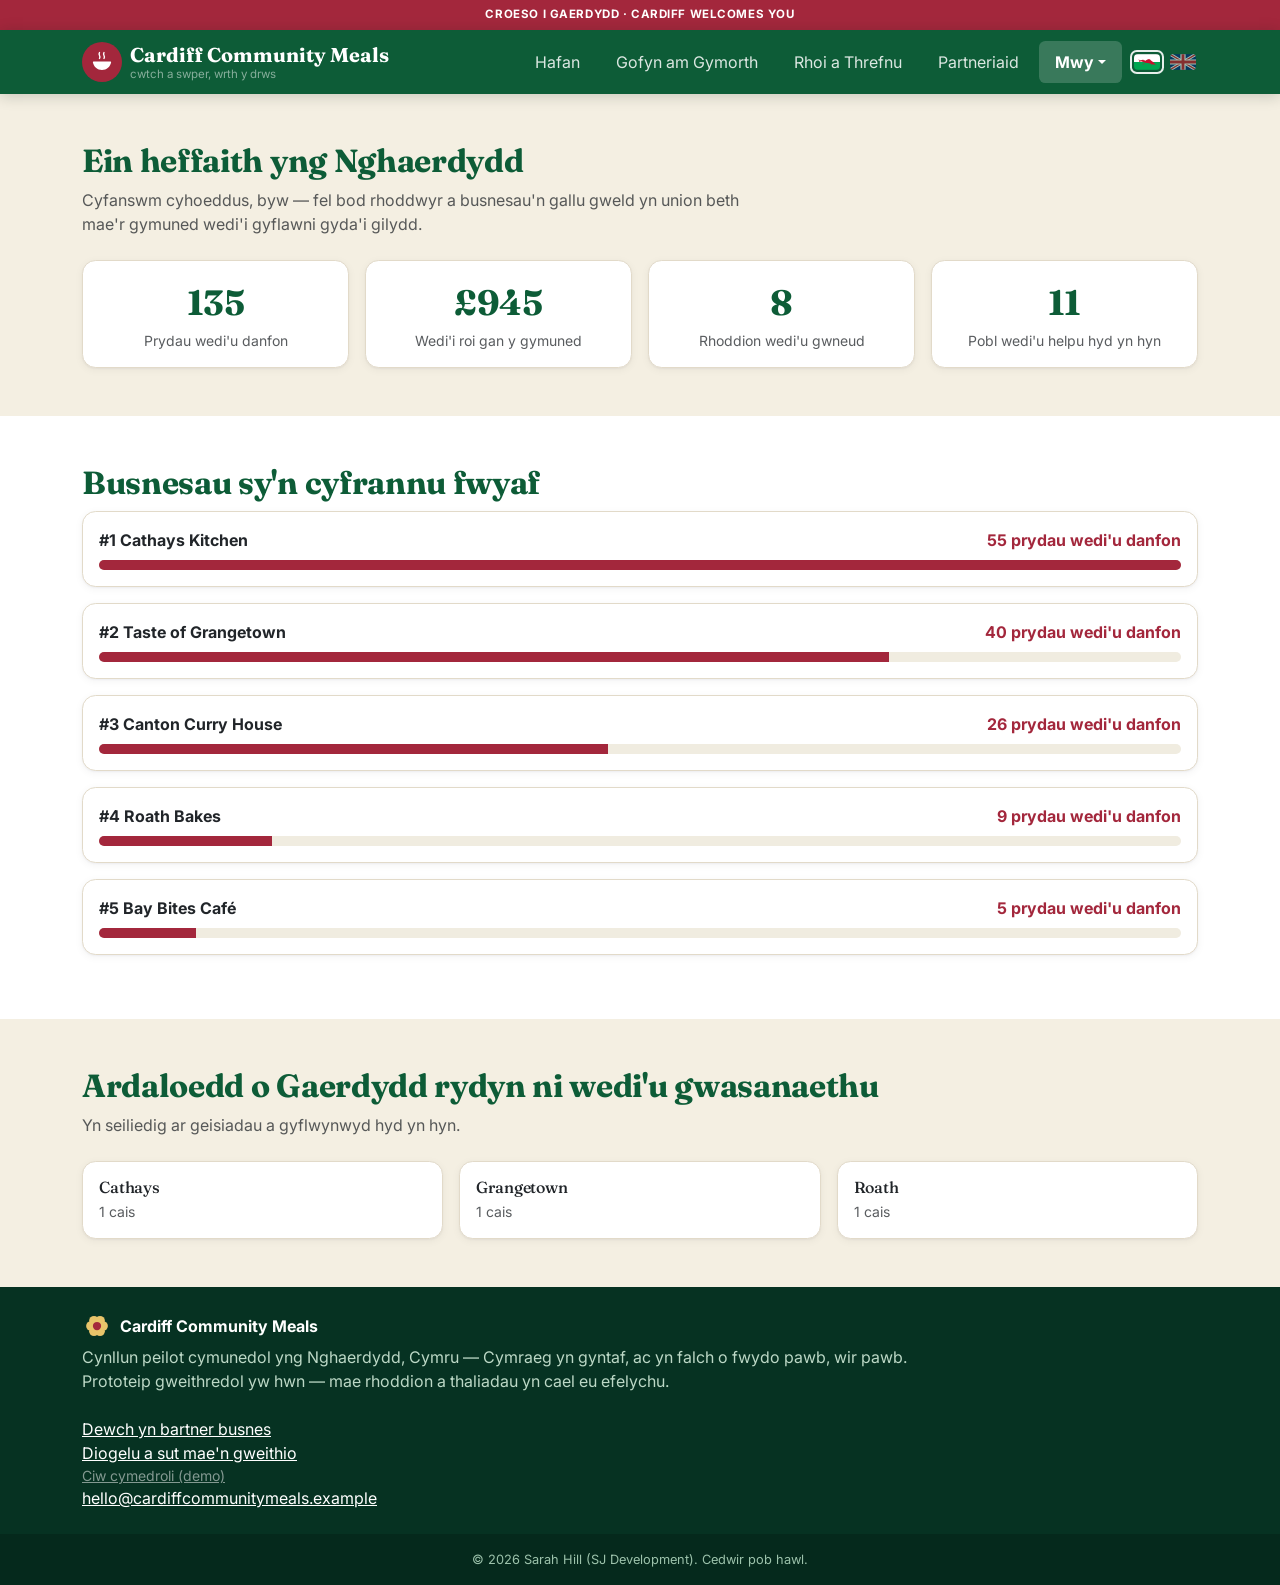
<file: site/impact.html>
<!DOCTYPE html>
<html lang="en">
<head>
<meta charset="UTF-8">
<meta name="viewport" content="width=device-width, initial-scale=1.0">
<title>Impact — Cardiff Community Meals</title>
<link rel="preconnect" href="https://fonts.googleapis.com">
<link rel="preconnect" href="https://fonts.gstatic.com" crossorigin>
<link href="https://fonts.googleapis.com/css2?family=Inter:wght@400;500;600;700;800&family=Fraunces:opsz,wght@9..144,600;9..144,700;9..144,800&display=swap" rel="stylesheet">
<link href="https://cdnjs.cloudflare.com/ajax/libs/bootstrap/5.3.3/css/bootstrap.min.css" rel="stylesheet">
<link rel="stylesheet" href="custom.css">
</head>
<body>
<a class="skip-link" href="#main" data-i18n="skip">Skip to main content</a>
<header id="site-header"></header>

<main id="main">
<section class="py-5">
  <div class="container">
    <h1 class="h2 fw-bold text-teal" data-i18n="impact.title">Our impact in Cardiff</h1>
    <p class="text-muted mb-4" style="max-width:680px;" data-i18n="impact.sub">A public, running total — so donors and businesses can see exactly what the community has achieved together.</p>
    <div class="row g-3" id="stats-grid"></div>
  </div>
</section>

<section class="py-5 bg-white">
  <div class="container">
    <h2 class="fw-bold text-teal" data-i18n="impact.leaderboard">Top contributing businesses</h2>
    <div id="leaderboard"></div>
  </div>
</section>

<section class="py-5">
  <div class="container">
    <h2 class="fw-bold text-teal" data-i18n="impact.areasTitle">Areas of Cardiff we've served</h2>
    <p class="text-muted mb-4" data-i18n="impact.areasSub">Based on requests submitted so far.</p>
    <div id="areas-list"></div>
  </div>
</section>
</main>

<footer id="site-footer" class="bg-teal-dark"></footer>

<script src="https://cdnjs.cloudflare.com/ajax/libs/bootstrap/5.3.3/js/bootstrap.bundle.min.js"></script>
<script src="i18n.js"></script>
<script src="app.js"></script>
<script>
CCM.renderChrome("impact.html");

function renderStats() {
  const s = CCM.impactStats();
  document.getElementById("stats-grid").innerHTML = `
    <div class="col-6 col-md-3"><div class="card text-center h-100"><div class="card-body">
      <div class="stat-num">${s.mealsDelivered}</div><div class="text-muted small">${I18N.t("stat.meals")}</div>
    </div></div></div>
    <div class="col-6 col-md-3"><div class="card text-center h-100"><div class="card-body">
      <div class="stat-num">${CCM.fmtGBP(s.totalRaised)}</div><div class="text-muted small">${I18N.t("stat.raised")}</div>
    </div></div></div>
    <div class="col-6 col-md-3"><div class="card text-center h-100"><div class="card-body">
      <div class="stat-num">${s.totalDonations}</div><div class="text-muted small">${I18N.t("stat.donations")}</div>
    </div></div></div>
    <div class="col-6 col-md-3"><div class="card text-center h-100"><div class="card-body">
      <div class="stat-num">${s.peopleHelped}</div><div class="text-muted small">${I18N.t("stat.people")}</div>
    </div></div></div>
  `;
}

function renderLeaderboard() {
  const businesses = CCM.getBusinesses();
  const donations = CCM.getDonations();
  const ranked = businesses.map(b => ({ ...b, meals: CCM.businessMealsDelivered(b.id, donations) }))
    .sort((a, b) => b.meals - a.meals);
  const max = Math.max(1, ...ranked.map(b => b.meals));

  document.getElementById("leaderboard").innerHTML = ranked.map((b, i) => `
    <div class="card mb-3"><div class="card-body">
      <div class="d-flex justify-content-between align-items-center mb-2">
        <strong>#${i + 1} ${b.name}</strong>
        <span class="fw-bold" style="color:var(--brand-coral-deep);">${b.meals} ${I18N.t("stat.meals").toLowerCase()}</span>
      </div>
      <div class="progress" style="height:10px;"><div class="progress-bar progress-bar-coral" style="width:${Math.round((b.meals / max) * 100)}%;"></div></div>
    </div></div>
  `).join("") || `<p class="empty-state">${I18N.t("impact.noData")}</p>`;
}

function renderAreas() {
  const requests = CCM.getRequests();
  const counts = {};
  requests.forEach(r => { counts[r.area] = (counts[r.area] || 0) + 1; });
  const areas = Object.keys(counts);
  document.getElementById("areas-list").innerHTML = areas.length
    ? `<div class="row g-3">${areas.map(a => `<div class="col-md-4"><div class="card"><div class="card-body"><h3 class="h6 mb-1">${a}</h3><p class="text-muted small mb-0">${counts[a]} ${counts[a] > 1 ? I18N.t("impact.requests") : I18N.t("impact.request")}</p></div></div></div>`).join("")}</div>`
    : `<p class="empty-state">${I18N.t("impact.noData")}</p>`;
}

function renderAll() { renderStats(); renderLeaderboard(); renderAreas(); }
renderAll();
document.addEventListener("ccm:langchange", renderAll);
</script>
</body>
</html>
</file>
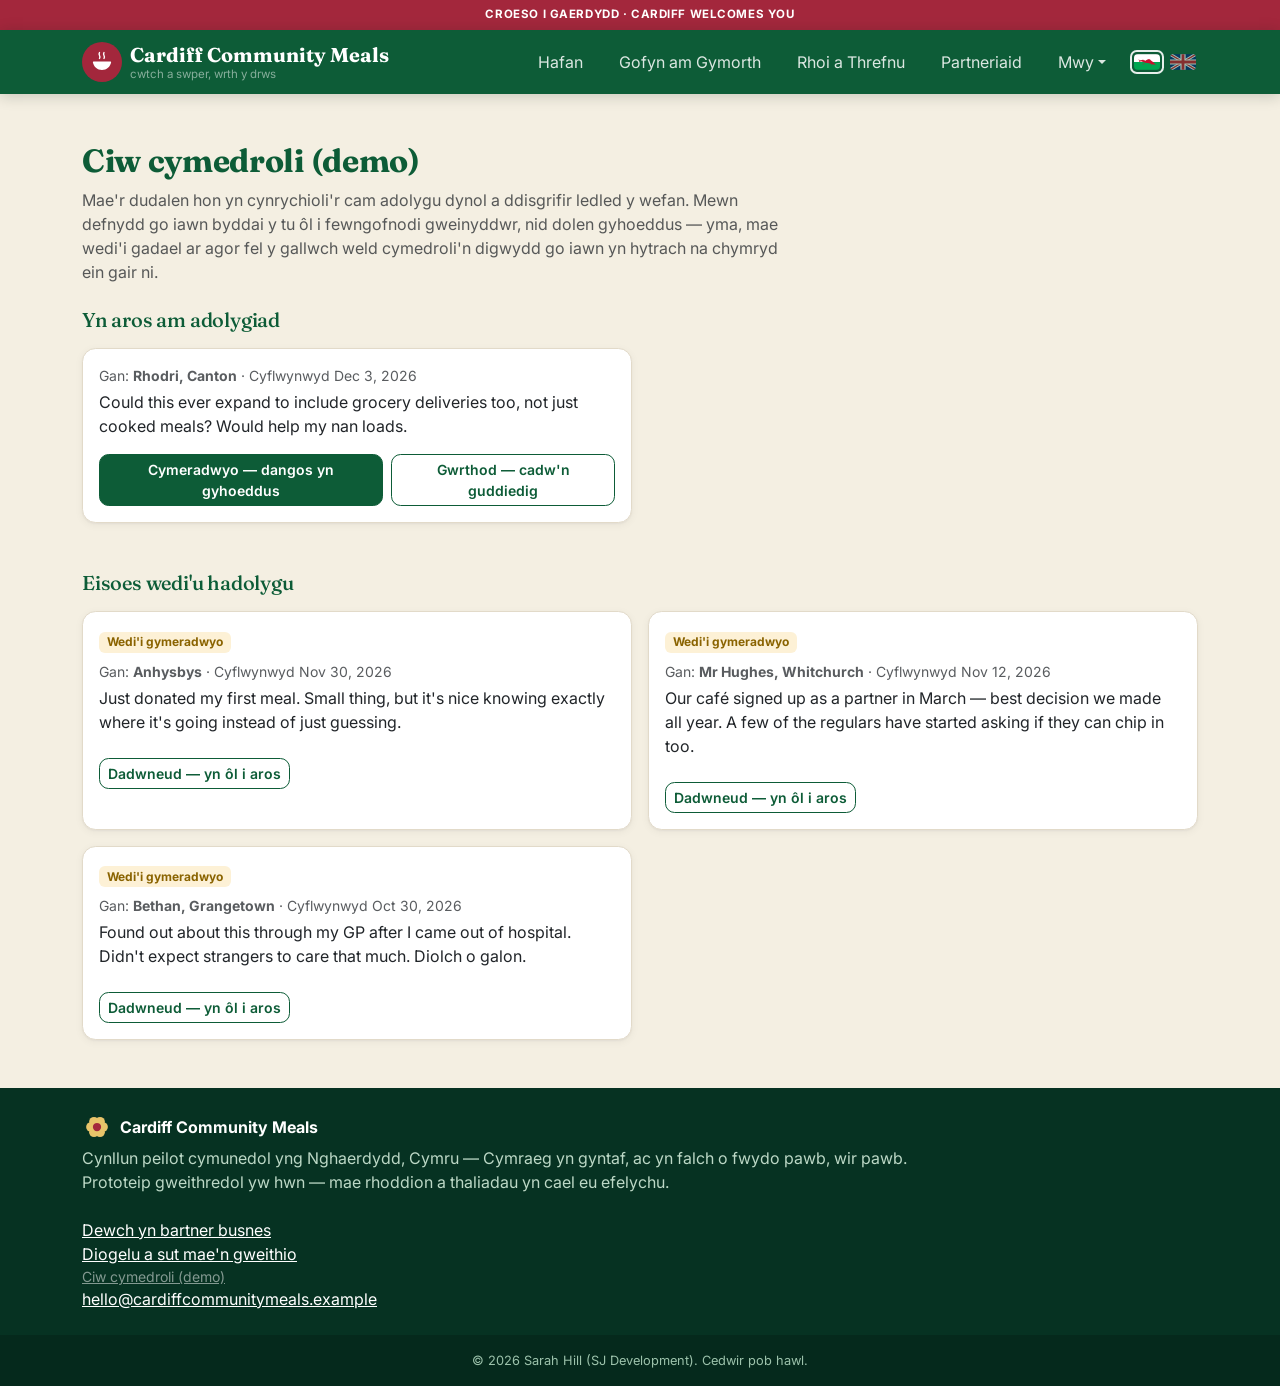
<file: site/moderate.html>
<!DOCTYPE html>
<html lang="en">
<head>
<meta charset="UTF-8">
<meta name="viewport" content="width=device-width, initial-scale=1.0">
<meta name="robots" content="noindex">
<title>Moderation Queue — Cardiff Community Meals</title>
<link rel="preconnect" href="https://fonts.googleapis.com">
<link rel="preconnect" href="https://fonts.gstatic.com" crossorigin>
<link href="https://fonts.googleapis.com/css2?family=Inter:wght@400;500;600;700;800&family=Fraunces:opsz,wght@9..144,600;9..144,700;9..144,800&display=swap" rel="stylesheet">
<link href="https://cdnjs.cloudflare.com/ajax/libs/bootstrap/5.3.3/css/bootstrap.min.css" rel="stylesheet">
<link rel="stylesheet" href="custom.css">
</head>
<body>
<a class="skip-link" href="#main" data-i18n="skip">Skip to main content</a>
<header id="site-header"></header>

<main id="main">
<section class="py-5">
  <div class="container">
    <h1 class="h2 fw-bold text-teal" data-i18n="moderate.title">Moderation queue (demo)</h1>
    <p class="text-muted mb-4" style="max-width:720px;" data-i18n="moderate.intro">This page stands in for the human review step described throughout the site. In a real deployment it would sit behind admin sign-in, not a public link — here, it's left open so you can see moderation actually happening rather than take our word for it.</p>

    <h2 class="h5 text-teal mb-3" data-i18n="moderate.pending.title">Awaiting review</h2>
    <div class="row g-3 mb-5" id="pending-list"></div>

    <h2 class="h5 text-teal mb-3" data-i18n="moderate.reviewed.title">Already reviewed</h2>
    <div class="row g-3" id="reviewed-list"></div>
  </div>
</section>
</main>

<footer id="site-footer" class="bg-teal-dark"></footer>

<script src="https://cdnjs.cloudflare.com/ajax/libs/bootstrap/5.3.3/js/bootstrap.bundle.min.js"></script>
<script src="i18n.js"></script>
<script src="app.js"></script>
<script>
CCM.renderChrome("moderate.html");

function escapeHtml(str) {
  const div = document.createElement("div");
  div.textContent = str == null ? "" : String(str);
  return div.innerHTML;
}

function whoLine(c) {
  const who = c.name ? c.name : I18N.t("voices.wall.anonymous");
  const where = c.area ? `, ${c.area}` : "";
  return `${escapeHtml(who)}${escapeHtml(where)}`;
}

function renderPending() {
  const list = document.getElementById("pending-list");
  const items = CCM.pendingComments();
  if (!items.length) {
    list.innerHTML = `<p class="empty-state">${I18N.t("moderate.pending.empty")}</p>`;
    return;
  }
  list.innerHTML = items.map(c => `<div class="col-md-6 reveal"><div class="card lift h-100"><div class="card-body">
      <p class="text-muted small mb-1">${I18N.t("moderate.by")}: <strong>${whoLine(c)}</strong> · ${I18N.t("moderate.postedOn")} ${CCM.fmtDate(c.createdAt)}</p>
      <p class="card-text">${escapeHtml(c.message)}</p>
      <div class="d-flex gap-2 mt-3">
        <button class="btn btn-teal btn-sm" data-approve="${c.id}">${I18N.t("moderate.approve")}</button>
        <button class="btn btn-outline-teal btn-sm" data-reject="${c.id}">${I18N.t("moderate.reject")}</button>
      </div>
    </div></div></div>`).join("");
}

function renderReviewed() {
  const list = document.getElementById("reviewed-list");
  const items = CCM.reviewedComments();
  if (!items.length) {
    list.innerHTML = `<p class="empty-state">${I18N.t("moderate.reviewed.empty")}</p>`;
    return;
  }
  list.innerHTML = items.map(c => {
    const statusKey = c.status === "approved" ? "moderate.status.approved" : "moderate.status.rejected";
    const badgeCls = c.status === "approved" ? "badge-tier-gold" : "badge-tier-bronze";
    return `<div class="col-md-6 reveal"><div class="card h-100"><div class="card-body">
      <span class="badge ${badgeCls} mb-2">${I18N.t(statusKey)}</span>
      <p class="text-muted small mb-1">${I18N.t("moderate.by")}: <strong>${whoLine(c)}</strong> · ${I18N.t("moderate.postedOn")} ${CCM.fmtDate(c.createdAt)}</p>
      <p class="card-text">${escapeHtml(c.message)}</p>
      <button class="btn btn-outline-teal btn-sm mt-2" data-undo="${c.id}">${I18N.t("moderate.undo")}</button>
    </div></div></div>`;
  }).join("");
}

function renderAll() {
  renderPending();
  renderReviewed();
  CCM.initScrollReveal();
}

document.addEventListener("click", (e) => {
  const approveId = e.target.getAttribute && e.target.getAttribute("data-approve");
  const rejectId = e.target.getAttribute && e.target.getAttribute("data-reject");
  const undoId = e.target.getAttribute && e.target.getAttribute("data-undo");
  if (approveId) { CCM.approveComment(approveId); renderAll(); }
  if (rejectId) { CCM.rejectComment(rejectId); renderAll(); }
  if (undoId) { CCM.resetCommentToPending(undoId); renderAll(); }
});

renderAll();
document.addEventListener("ccm:langchange", renderAll);
</script>
</body>
</html>
</file>
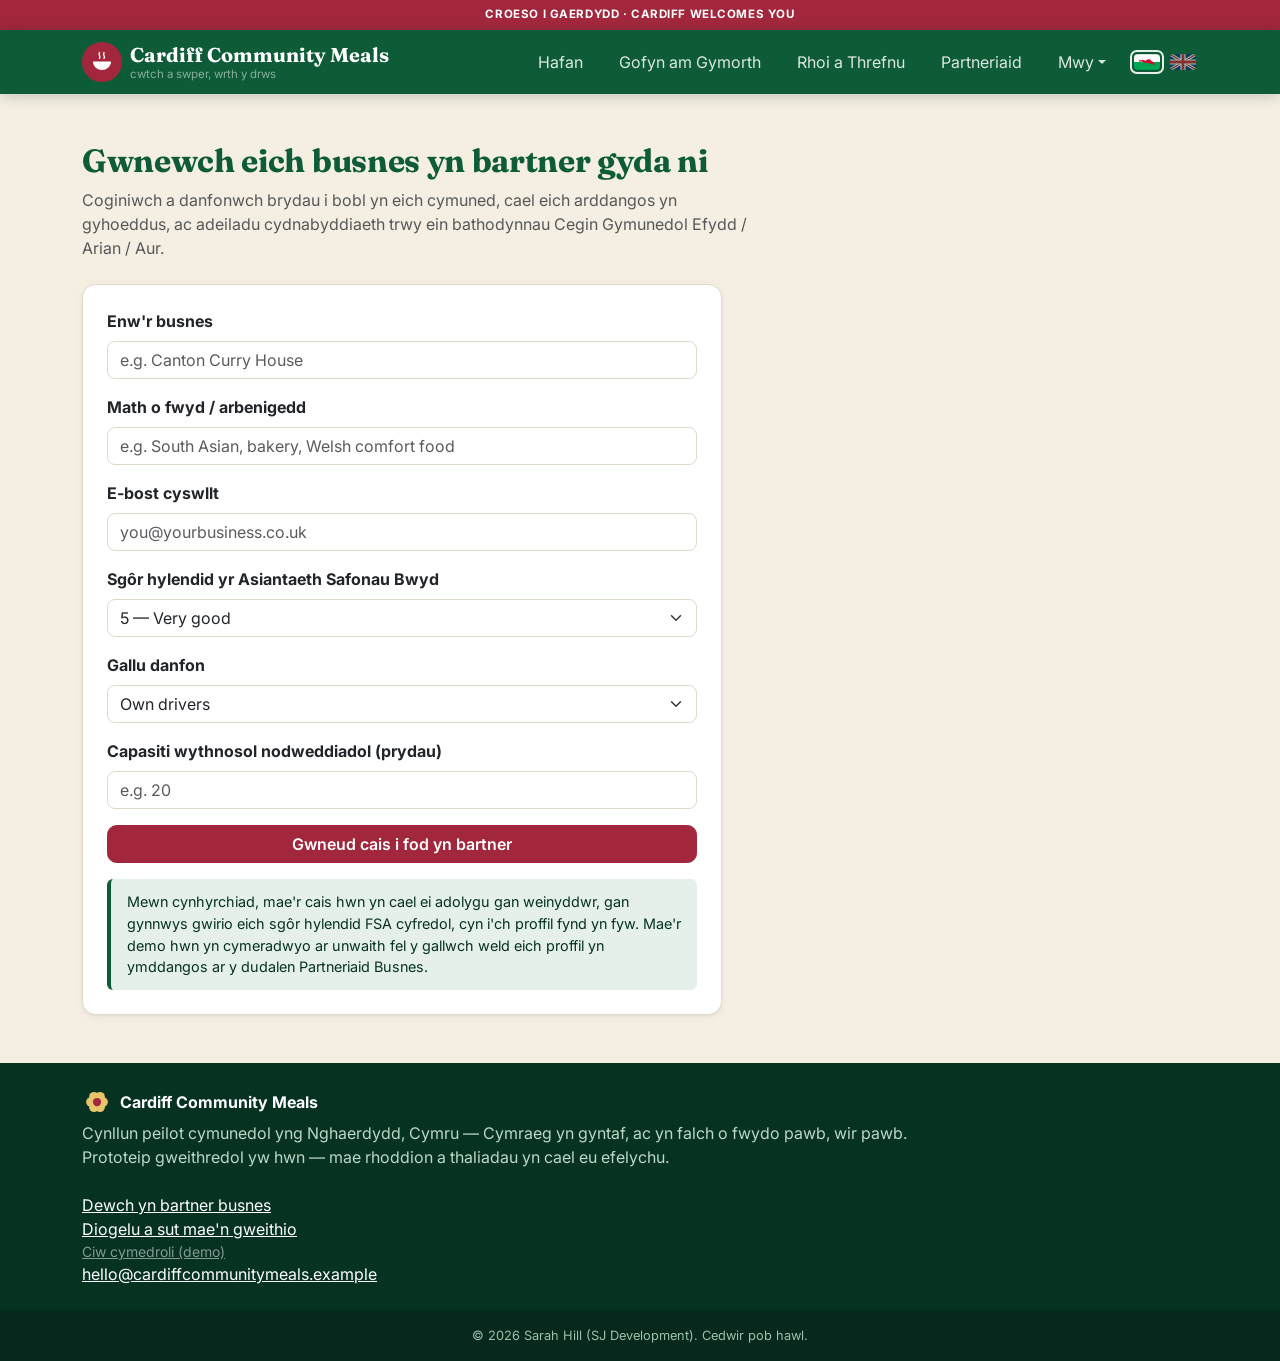
<file: site/partner.html>
<!DOCTYPE html>
<html lang="en">
<head>
<meta charset="UTF-8">
<meta name="viewport" content="width=device-width, initial-scale=1.0">
<title>Become a Business Partner — Cardiff Community Meals</title>
<link rel="preconnect" href="https://fonts.googleapis.com">
<link rel="preconnect" href="https://fonts.gstatic.com" crossorigin>
<link href="https://fonts.googleapis.com/css2?family=Inter:wght@400;500;600;700;800&family=Fraunces:opsz,wght@9..144,600;9..144,700;9..144,800&display=swap" rel="stylesheet">
<link href="https://cdnjs.cloudflare.com/ajax/libs/bootstrap/5.3.3/css/bootstrap.min.css" rel="stylesheet">
<link rel="stylesheet" href="custom.css">
</head>
<body>
<a class="skip-link" href="#main" data-i18n="skip">Skip to main content</a>
<header id="site-header"></header>

<main id="main">
<section class="py-5">
  <div class="container">
    <h1 class="h2 fw-bold text-teal" data-i18n="partner.title">Partner your business with us</h1>
    <p class="text-muted mb-4" style="max-width:680px;" data-i18n="partner.sub">Cook and deliver meals for people in your community, get showcased publicly, and build recognition through our Bronze / Silver / Gold Community Kitchen badges.</p>

    <div id="success-banner" aria-live="polite"></div>

    <form class="card p-4" style="max-width:640px;" id="partner-form">
      <div class="mb-3">
        <label for="bizName" class="form-label fw-bold" data-i18n="partner.bizName">Business name</label>
        <input type="text" class="form-control" id="bizName" required placeholder="e.g. Canton Curry House">
      </div>

      <div class="mb-3">
        <label for="cuisine" class="form-label fw-bold" data-i18n="partner.cuisine">Cuisine / specialty</label>
        <input type="text" class="form-control" id="cuisine" required placeholder="e.g. South Asian, bakery, Welsh comfort food">
      </div>

      <div class="mb-3">
        <label for="email" class="form-label fw-bold" data-i18n="partner.email">Contact email</label>
        <input type="email" class="form-control" id="email" required placeholder="you@yourbusiness.co.uk">
      </div>

      <div class="mb-3">
        <label for="hygiene" class="form-label fw-bold" data-i18n="partner.hygieneLabel">Food Standards Agency hygiene rating</label>
        <select class="form-select" id="hygiene" required>
          <option value="5">5 — Very good</option>
          <option value="4">4 — Good</option>
          <option value="3">3 — Generally satisfactory</option>
        </select>
      </div>

      <div class="mb-3">
        <label for="delivery" class="form-label fw-bold" data-i18n="partner.deliveryLabel">Delivery capability</label>
        <select class="form-select" id="delivery" required>
          <option>Own drivers</option>
          <option>Courier partner</option>
          <option>Collection only</option>
        </select>
      </div>

      <div class="mb-3">
        <label for="capacity" class="form-label fw-bold" data-i18n="partner.capacity">Typical weekly capacity (meals)</label>
        <input type="number" class="form-control" id="capacity" min="1" placeholder="e.g. 20">
      </div>

      <button type="submit" class="btn btn-coral" data-i18n="partner.submit">Apply to partner</button>

      <div class="form-note mt-3" data-i18n="partner.note">In production this application is reviewed by an admin, including verification of your current FSA hygiene rating, before your profile goes live. This demo approves instantly so you can see your profile appear on the Business Partners page.</div>
    </form>
  </div>
</section>
</main>

<footer id="site-footer" class="bg-teal-dark"></footer>

<script src="https://cdnjs.cloudflare.com/ajax/libs/bootstrap/5.3.3/js/bootstrap.bundle.min.js"></script>
<script src="i18n.js"></script>
<script src="app.js"></script>
<script>
CCM.renderChrome("partner.html");

document.getElementById("partner-form").addEventListener("submit", (e) => {
  e.preventDefault();
  const biz = {
    name: document.getElementById("bizName").value.trim(),
    cuisine: document.getElementById("cuisine").value.trim(),
    email: document.getElementById("email").value.trim(),
    hygiene: Number(document.getElementById("hygiene").value),
    delivery: document.getElementById("delivery").value,
    capacity: document.getElementById("capacity").value,
  };
  CCM.addBusiness(biz);
  document.getElementById("success-banner").innerHTML = `
    <div class="alert alert-success">
      <strong>${I18N.t("partner.success")}</strong> ${biz.name} ${I18N.t("partner.successBody")}
      <a href="businesses.html" data-i18n="nav.partners">${I18N.t("nav.partners")}</a>
    </div>`;
  e.target.reset();
  window.scrollTo({ top: 0, behavior: "smooth" });
});
</script>
</body>
</html>
</file>
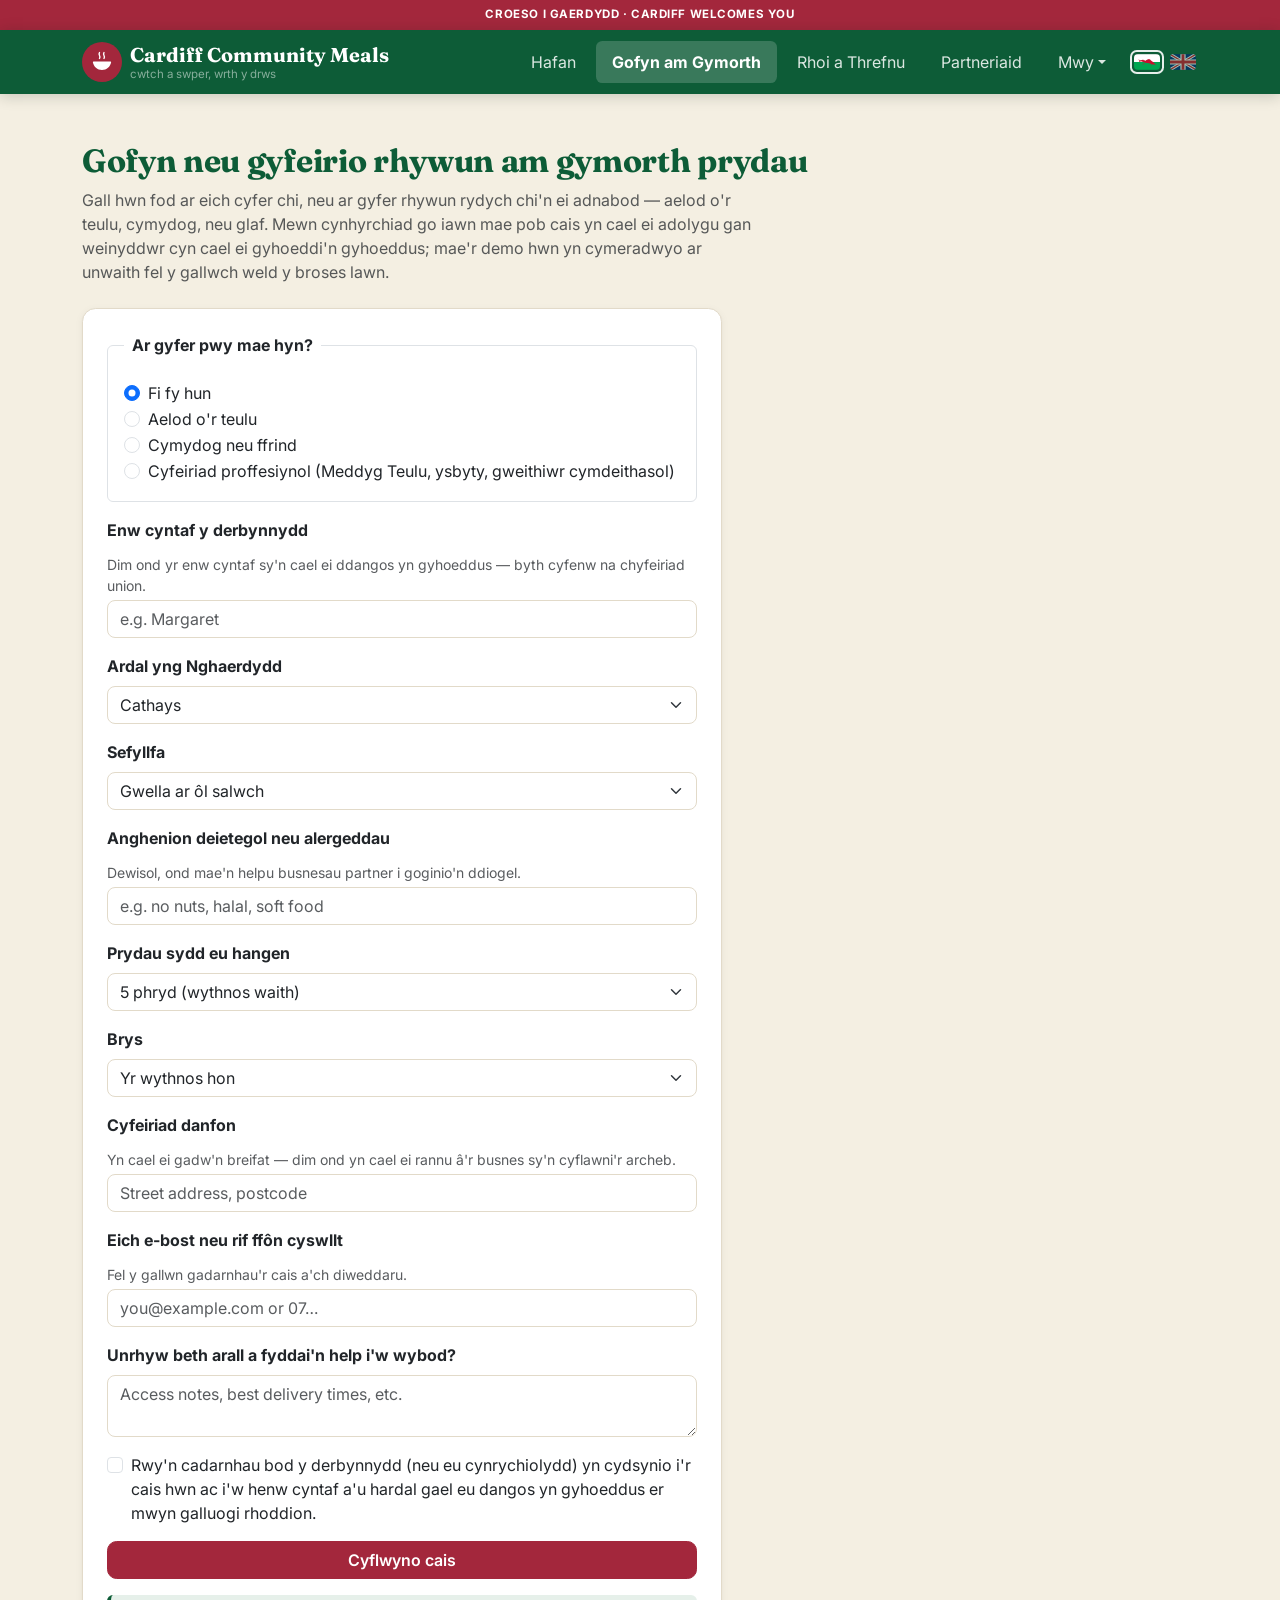
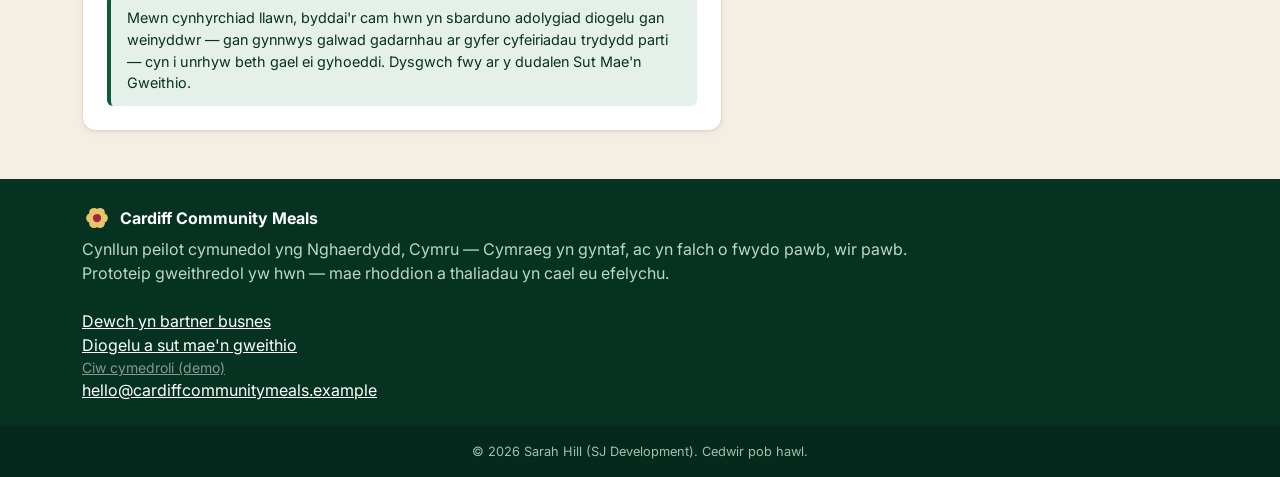
<file: site/request.html>
<!DOCTYPE html>
<html lang="en">
<head>
<meta charset="UTF-8">
<meta name="viewport" content="width=device-width, initial-scale=1.0">
<title>Request Help — Cardiff Community Meals</title>
<link rel="preconnect" href="https://fonts.googleapis.com">
<link rel="preconnect" href="https://fonts.gstatic.com" crossorigin>
<link href="https://fonts.googleapis.com/css2?family=Inter:wght@400;500;600;700;800&family=Fraunces:opsz,wght@9..144,600;9..144,700;9..144,800&display=swap" rel="stylesheet">
<link href="https://cdnjs.cloudflare.com/ajax/libs/bootstrap/5.3.3/css/bootstrap.min.css" rel="stylesheet">
<link rel="stylesheet" href="custom.css">
</head>
<body>
<a class="skip-link" href="#main" data-i18n="skip">Skip to main content</a>
<header id="site-header"></header>

<main id="main">
<section class="py-5">
  <div class="container">
    <h1 class="h2 fw-bold text-teal" data-i18n="request.title">Request or refer someone for meal support</h1>
    <p class="text-muted mb-4" style="max-width:680px;" data-i18n="request.sub">This can be for yourself, or for someone you know — a family member, neighbour, or patient. In production every request is reviewed by an admin before it's made public; this demo approves instantly so you can see the full flow.</p>

    <div id="success-banner" aria-live="polite"></div>

    <form class="card p-4" style="max-width:640px;" id="request-form" novalidate>
      <fieldset class="border rounded p-3 mb-3">
        <legend class="float-none w-auto fs-6 fw-bold px-2" data-i18n="request.whoFor">Who is this for?</legend>
        <div class="form-check"><input class="form-check-input" type="radio" name="referrerType" value="Self" id="ref-self" checked><label class="form-check-label" for="ref-self" data-i18n="request.self">Myself</label></div>
        <div class="form-check"><input class="form-check-input" type="radio" name="referrerType" value="Family member" id="ref-family"><label class="form-check-label" for="ref-family" data-i18n="request.family">A family member</label></div>
        <div class="form-check"><input class="form-check-input" type="radio" name="referrerType" value="Neighbour or friend" id="ref-neighbour"><label class="form-check-label" for="ref-neighbour" data-i18n="request.neighbour">A neighbour or friend</label></div>
        <div class="form-check"><input class="form-check-input" type="radio" name="referrerType" value="Professional referral" id="ref-pro"><label class="form-check-label" for="ref-pro" data-i18n="request.professional">A professional referral (GP, hospital, social worker)</label></div>
      </fieldset>

      <div class="mb-3">
        <label for="name" class="form-label fw-bold" data-i18n="request.name">Recipient's first name</label>
        <div class="form-text mb-1" id="nameHint" data-i18n="request.nameHint">Only the first name is ever shown publicly — never a surname or exact address.</div>
        <input type="text" class="form-control" id="name" required aria-describedby="nameHint" placeholder="e.g. Margaret">
      </div>

      <div class="mb-3">
        <label for="area" class="form-label fw-bold" data-i18n="request.area">Cardiff area</label>
        <select class="form-select" id="area" required></select>
      </div>

      <div class="mb-3">
        <label for="situation" class="form-label fw-bold" data-i18n="request.situation">Situation</label>
        <select class="form-select" id="situation" required></select>
      </div>

      <div class="mb-3">
        <label for="dietary" class="form-label fw-bold" data-i18n="request.dietary">Dietary needs or allergies</label>
        <div class="form-text mb-1" id="dietaryHint" data-i18n="request.dietaryHint">Optional, but helps partner businesses cook safely.</div>
        <input type="text" class="form-control" id="dietary" aria-describedby="dietaryHint" placeholder="e.g. no nuts, halal, soft food">
      </div>

      <div class="mb-3">
        <label for="mealsNeeded" class="form-label fw-bold" data-i18n="request.mealsNeeded">Meals needed</label>
        <select class="form-select" id="mealsNeeded" required>
          <option value="3" data-i18n="meals.3">3 meals (a few days)</option>
          <option value="5" selected data-i18n="meals.5">5 meals (a working week)</option>
          <option value="10" data-i18n="meals.10">10 meals (two weeks)</option>
          <option value="20" data-i18n="meals.20">20 meals (a month)</option>
        </select>
      </div>

      <div class="mb-3">
        <label for="urgency" class="form-label fw-bold" data-i18n="request.urgency">Urgency</label>
        <select class="form-select" id="urgency" required>
          <option data-i18n="urgency.urgent">Urgent — next 48 hours</option>
          <option selected data-i18n="urgency.week">This week</option>
          <option data-i18n="urgency.ongoing">Ongoing</option>
        </select>
      </div>

      <div class="mb-3">
        <label for="address" class="form-label fw-bold" data-i18n="request.address">Delivery address</label>
        <div class="form-text mb-1" id="addressHint" data-i18n="request.addressHint">Kept private — only shared with the business fulfilling the booking.</div>
        <input type="text" class="form-control" id="address" required aria-describedby="addressHint" placeholder="Street address, postcode">
      </div>

      <div class="mb-3">
        <label for="contact" class="form-label fw-bold" data-i18n="request.contact">Your contact email or phone</label>
        <div class="form-text mb-1" id="contactHint" data-i18n="request.contactHint">So we can confirm the request and keep you updated.</div>
        <input type="text" class="form-control" id="contact" required aria-describedby="contactHint" placeholder="you@example.com or 07…">
      </div>

      <div class="mb-3">
        <label for="notes" class="form-label fw-bold" data-i18n="request.notes">Anything else it would help to know?</label>
        <textarea class="form-control" id="notes" placeholder="Access notes, best delivery times, etc."></textarea>
      </div>

      <div class="form-check mb-3">
        <input class="form-check-input" type="checkbox" id="consent" required>
        <label class="form-check-label" for="consent" data-i18n="request.consent">I confirm the recipient (or their representative) consents to this request and to their first name and area being shown publicly to enable donations.</label>
      </div>

      <button type="submit" class="btn btn-coral" data-i18n="request.submit">Submit request</button>

      <div class="form-note mt-3" data-i18n="request.note">In a full production build, this step would trigger an admin safeguarding review — including a confirmation call for third-party referrals — before anything is published. Learn more on the How It Works page.</div>
    </form>
  </div>
</section>
</main>

<footer id="site-footer" class="bg-teal-dark"></footer>

<script src="https://cdnjs.cloudflare.com/ajax/libs/bootstrap/5.3.3/js/bootstrap.bundle.min.js"></script>
<script src="i18n.js"></script>
<script src="app.js"></script>
<script>
CCM.renderChrome("request.html");

function renderOptions() {
  const areaSelect = document.getElementById("area");
  areaSelect.innerHTML = CCM.CARDIFF_AREAS.map(a => `<option>${a}</option>`).join("");

  const situationSelect = document.getElementById("situation");
  situationSelect.innerHTML = CCM.SITUATIONS.map(s => `<option value="${s.value}">${I18N.t(s.key)}</option>`).join("");
}
renderOptions();
document.addEventListener("ccm:langchange", renderOptions);

document.getElementById("request-form").addEventListener("submit", (e) => {
  e.preventDefault();
  const req = {
    name: document.getElementById("name").value.trim(),
    area: document.getElementById("area").value,
    situation: document.getElementById("situation").value,
    dietary: document.getElementById("dietary").value.trim() || "None specified",
    mealsNeeded: Number(document.getElementById("mealsNeeded").value),
    urgency: document.getElementById("urgency").value,
    address: document.getElementById("address").value.trim(),
    contact: document.getElementById("contact").value.trim(),
    notes: document.getElementById("notes").value.trim(),
    referrerType: document.querySelector('input[name="referrerType"]:checked').value,
  };
  const saved = CCM.addRequest(req);
  document.getElementById("success-banner").innerHTML = `
    <div class="alert alert-success">
      <strong>${I18N.t("request.success")}</strong> ${I18N.t("track.recipient")}: <code>${saved.id}</code> —
      "${saved.name}, ${saved.area}." <a href="donate.html" data-i18n="nav.donate">${I18N.t("nav.donate")}</a> ·
      <a href="track.html" data-i18n="nav.track">${I18N.t("nav.track")}</a>
    </div>`;
  e.target.reset();
  document.getElementById("mealsNeeded").value = "5";
  window.scrollTo({ top: 0, behavior: "smooth" });
});
</script>
</body>
</html>
</file>
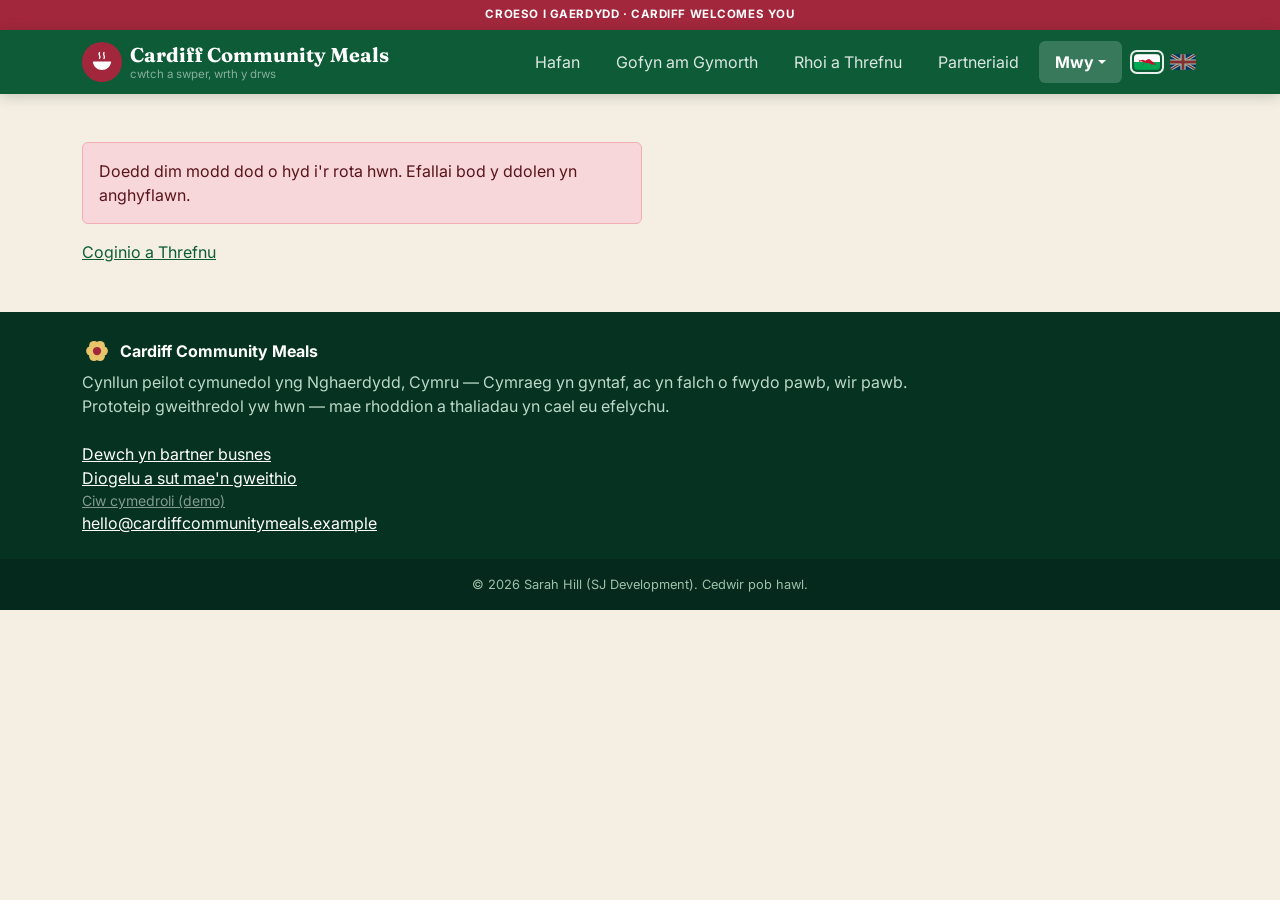
<file: site/rota-view.html>
<!DOCTYPE html>
<html lang="en">
<head>
<meta charset="UTF-8">
<meta name="viewport" content="width=device-width, initial-scale=1.0">
<title>Private Rota — Cardiff Community Meals</title>
<link rel="preconnect" href="https://fonts.googleapis.com">
<link rel="preconnect" href="https://fonts.gstatic.com" crossorigin>
<link href="https://fonts.googleapis.com/css2?family=Inter:wght@400;500;600;700;800&family=Fraunces:opsz,wght@9..144,600;9..144,700;9..144,800&display=swap" rel="stylesheet">
<link href="https://cdnjs.cloudflare.com/ajax/libs/bootstrap/5.3.3/css/bootstrap.min.css" rel="stylesheet">
<link rel="stylesheet" href="custom.css">
</head>
<body>
<a class="skip-link" href="#main" data-i18n="skip">Skip to main content</a>
<header id="site-header"></header>

<main id="main">
<section class="py-5" id="notFoundSection" style="display:none;">
  <div class="container">
    <div class="alert alert-danger" style="max-width:560px;" data-i18n="rota.view.notFound">We couldn't find this rota. The link may be incomplete.</div>
    <a href="rota.html" data-i18n="nav.rota">Cook & Book</a>
  </div>
</section>

<section class="py-5" id="lockedSection" style="display:none;">
  <div class="container">
    <div class="card p-4 p-lg-5" style="max-width:480px;">
      <h1 class="h4 fw-bold text-teal" data-i18n="rota.view.locked.title">This is a private rota</h1>
      <p class="text-muted" data-i18n="rota.view.locked.body">Enter the access code you were given to view it.</p>
      <form id="unlock-form">
        <label for="unlockCode" class="form-label fw-bold small" data-i18n="rota.view.locked.codeLabel">Access code</label>
        <input type="text" class="form-control text-uppercase mb-2" id="unlockCode" maxlength="6" required>
        <div id="unlock-error" class="text-danger small mb-2" style="display:none;" data-i18n="rota.view.locked.error"></div>
        <button type="submit" class="btn btn-coral" data-i18n="rota.view.locked.submit">Unlock</button>
      </form>
    </div>
  </div>
</section>

<div id="rotaContent" style="display:none;">
<section class="hero-gradient text-white py-5">
  <div class="hero-texture"></div>
  <div class="hero-blob hero-blob-1"></div>
  <div class="hero-blob hero-blob-2"></div>
  <div class="hero-skyline"></div>
  <div class="container py-4">
    <span class="badge bg-light text-dark mb-2" id="occasionBadge"></span>
    <h1 class="display-6 fw-bold" id="recipientHeading" style="max-width:720px;"></h1>
    <p class="lead" style="max-width:680px;color:#dcece5;" id="storyText"></p>
  </div>
</section>

<section class="py-5">
  <div class="container">
    <div class="row g-4">
      <div class="col-lg-4">
        <div class="card p-4 mb-4">
          <h2 class="h6 story-label mb-2" data-i18n="rota.view.detailsTitle">Details</h2>
          <p class="mb-1"><strong data-i18n="rota.view.dietary">Dietary needs</strong>: <span id="dietaryOut"></span></p>
          <p class="mb-1"><strong data-i18n="rota.view.address">Delivery address</strong>: <span id="addressOut"></span></p>
          <p class="mb-0"><strong data-i18n="rota.view.organizer">Organised by</strong>: <span id="organizerOut"></span></p>
        </div>

        <div class="card p-4">
          <h2 class="h6 story-label mb-2" data-i18n="rota.view.shareAgain">Share this rota again</h2>
          <label class="form-label small fw-bold" data-i18n="rota.success.linkLabel">Private link</label>
          <div class="input-group input-group-sm mb-2">
            <input type="text" class="form-control" id="rotaLinkOut" readonly>
            <button class="btn btn-outline-secondary" type="button" id="copyLinkBtn" data-i18n="rota.success.copy">Copy</button>
          </div>
          <label class="form-label small fw-bold" data-i18n="rota.success.codeLabel">Access code</label>
          <div class="input-group input-group-sm mb-3">
            <input type="text" class="form-control fw-bold" id="rotaCodeOut" readonly style="letter-spacing:.15em;">
            <button class="btn btn-outline-secondary" type="button" id="copyCodeBtn" data-i18n="rota.success.copy">Copy</button>
          </div>
          <div class="d-flex flex-wrap gap-2">
            <a class="btn btn-outline-secondary btn-sm" id="whatsappShareBtn" target="_blank" rel="noopener" data-i18n="rota.success.shareWhatsapp">WhatsApp</a>
            <a class="btn btn-outline-secondary btn-sm" id="emailShareBtn" data-i18n="rota.success.shareEmail">Email</a>
          </div>
        </div>
      </div>

      <div class="col-lg-8">
        <div class="card p-4 mb-4">
          <h2 class="h5 text-teal" data-i18n="rota.view.rotaTitle">The rota</h2>
          <p class="text-muted small" data-i18n="rota.view.rotaSub">Pick an open date to sign up — add what you're planning to cook and roughly when you'll deliver it.</p>
          <div id="rota-days" aria-live="polite"></div>
        </div>

        <div class="card p-4">
          <h2 class="h5 text-teal" data-i18n="rota.view.chatTitle">Chat with the group</h2>
          <p class="text-muted small" data-i18n="rota.view.chatSub">A private space for the group to coordinate — swap ideas, ask about dishes, sort out serving containers.</p>
          <div class="chat-thread mb-3" id="chat-thread" aria-live="polite"></div>
          <form id="chat-form" class="row g-2">
            <div class="col-12 col-sm-4">
              <label for="chatName" class="visually-hidden" data-i18n="rota.view.chatName">Your name</label>
              <input type="text" class="form-control" id="chatName" required data-i18n-placeholder="rota.view.chatName" placeholder="Your name">
            </div>
            <div class="col-12 col-sm-6">
              <label for="chatMessage" class="visually-hidden" data-i18n="rota.view.chatMessage">Message</label>
              <input type="text" class="form-control" id="chatMessage" required data-i18n-placeholder="rota.view.chatMessage" placeholder="Message">
            </div>
            <div class="col-12 col-sm-2">
              <button type="submit" class="btn btn-teal w-100" data-i18n="rota.view.chatSend">Send</button>
            </div>
          </form>
        </div>
      </div>
    </div>
  </div>
</section>
</div>
</main>

<footer id="site-footer" class="bg-teal-dark"></footer>

<!-- Sign-up modal -->
<div class="modal fade" id="signupModal" tabindex="-1" aria-hidden="true">
  <div class="modal-dialog">
    <div class="modal-content">
      <form id="signup-form">
        <div class="modal-header">
          <h5 class="modal-title" id="signupModalDate"></h5>
          <button type="button" class="btn-close" data-bs-dismiss="modal" aria-label="Close"></button>
        </div>
        <div class="modal-body">
          <input type="hidden" id="signupDate">
          <div class="mb-3">
            <label for="signupName" class="form-label fw-bold" data-i18n="rota.view.signupName">Your name</label>
            <input type="text" class="form-control" id="signupName" required>
          </div>
          <div class="mb-3">
            <label for="signupMeal" class="form-label fw-bold" data-i18n="rota.view.signupMeal">What are you planning to cook?</label>
            <input type="text" class="form-control" id="signupMeal">
          </div>
          <div class="mb-3">
            <label for="signupTime" class="form-label fw-bold" data-i18n="rota.view.signupTime">Approximate delivery time</label>
            <input type="text" class="form-control" id="signupTime" placeholder="e.g. around 6pm">
          </div>
        </div>
        <div class="modal-footer">
          <button type="button" class="btn btn-outline-secondary" data-bs-dismiss="modal" data-i18n="rota.view.cancel">Cancel</button>
          <button type="submit" class="btn btn-coral" data-i18n="rota.view.signupSubmit">Confirm this date</button>
        </div>
      </form>
    </div>
  </div>
</div>

<script src="https://cdnjs.cloudflare.com/ajax/libs/bootstrap/5.3.3/js/bootstrap.bundle.min.js"></script>
<script src="i18n.js"></script>
<script src="app.js"></script>
<script>
CCM.renderChrome("rota.html");

const params = new URLSearchParams(window.location.search);
const rotaId = params.get("id");
const rota = rotaId ? CCM.findRota(rotaId) : null;

if (!rota) {
  document.getElementById("notFoundSection").style.display = "block";
} else {
  const sessionKey = "ccm_rota_unlocked_" + rota.id;
  const queryCode = params.get("code");
  const alreadyUnlocked = sessionStorage.getItem(sessionKey) === "1";

  if (alreadyUnlocked || (queryCode && CCM.checkRotaCode(rota.id, queryCode))) {
    sessionStorage.setItem(sessionKey, "1");
    unlock();
  } else {
    document.getElementById("lockedSection").style.display = "block";
    document.getElementById("unlock-form").addEventListener("submit", (e) => {
      e.preventDefault();
      const code = document.getElementById("unlockCode").value;
      if (CCM.checkRotaCode(rota.id, code)) {
        sessionStorage.setItem(sessionKey, "1");
        document.getElementById("lockedSection").style.display = "none";
        unlock();
      } else {
        document.getElementById("unlock-error").style.display = "block";
      }
    });
  }
}

function unlock() {
  document.getElementById("rotaContent").style.display = "block";
  renderShowcase();
  renderShareLinks();
  renderRotaDays();
  renderChat();
  document.addEventListener("ccm:langchange", () => { renderShowcase(); renderRotaDays(); renderChat(); });
}

function renderShowcase() {
  document.getElementById("occasionBadge").textContent = CCM.occasionLabel(rota.occasion);
  document.getElementById("recipientHeading").textContent = rota.recipientName;
  document.getElementById("storyText").textContent = rota.story;
  document.getElementById("dietaryOut").textContent = rota.dietary;
  document.getElementById("addressOut").textContent = rota.address;
  document.getElementById("organizerOut").textContent = rota.organizerName;
}

function renderShareLinks() {
  const link = window.location.href.split("?")[0] + `?id=${rota.id}`;
  document.getElementById("rotaLinkOut").value = link;
  document.getElementById("rotaCodeOut").value = rota.accessCode;
  const shareText = `You're invited to join a private cooking rota for ${rota.recipientName} on Cardiff Community Meals.\n\nLink: ${link}\nAccess code: ${rota.accessCode}`;
  document.getElementById("whatsappShareBtn").href = `https://wa.me/?text=${encodeURIComponent(shareText)}`;
  document.getElementById("emailShareBtn").href = `mailto:?subject=${encodeURIComponent("Cooking rota for " + rota.recipientName)}&body=${encodeURIComponent(shareText)}`;
  document.getElementById("copyLinkBtn").addEventListener("click", () => copyField("rotaLinkOut", "copyLinkBtn"));
  document.getElementById("copyCodeBtn").addEventListener("click", () => copyField("rotaCodeOut", "copyCodeBtn"));
}

function copyField(inputId, btnId) {
  const input = document.getElementById(inputId);
  input.select();
  input.setSelectionRange(0, 99999);
  const btn = document.getElementById(btnId);
  const done = () => { btn.textContent = I18N.t("rota.success.copied"); setTimeout(() => { btn.textContent = I18N.t("rota.success.copy"); }, 1500); };
  if (navigator.clipboard && navigator.clipboard.writeText) {
    navigator.clipboard.writeText(input.value).then(done).catch(() => { document.execCommand("copy"); done(); });
  } else {
    document.execCommand("copy");
    done();
  }
}

function renderRotaDays() {
  const dates = CCM.rotaDates(rota);
  const signups = CCM.getRotaSignups().filter(s => s.rotaId === rota.id);
  const container = document.getElementById("rota-days");
  container.innerHTML = dates.map(date => {
    const signup = signups.find(s => s.date === date);
    if (signup) {
      return `<div class="rota-day filled">
        <span class="rota-date">${CCM.fmtDayDate(date)}</span>
        <span>${I18N.t("rota.view.signedUpBy")} <strong>${signup.cookName}</strong>${signup.meal ? " — " + signup.meal : ""}${signup.time ? " · " + signup.time : ""}</span>
        <button class="btn btn-outline-secondary btn-sm" onclick="releaseDate('${signup.id}')">${I18N.t("rota.view.release")}</button>
      </div>`;
    }
    return `<div class="rota-day">
      <span class="rota-date">${CCM.fmtDayDate(date)}</span>
      <span class="text-muted small">${I18N.t("rota.view.open")}</span>
      <button class="btn btn-teal btn-sm" onclick="openSignup('${date}')">${I18N.t("rota.view.signUpBtn")}</button>
    </div>`;
  }).join("");
}

function openSignup(date) {
  document.getElementById("signupDate").value = date;
  document.getElementById("signupModalDate").textContent = CCM.fmtDayDate(date);
  document.getElementById("signup-form").reset();
  document.getElementById("signupDate").value = date;
  new bootstrap.Modal(document.getElementById("signupModal")).show();
}

function releaseDate(signupId) {
  CCM.releaseRotaSignup(signupId);
  renderRotaDays();
}

document.getElementById("signup-form").addEventListener("submit", (e) => {
  e.preventDefault();
  CCM.addRotaSignup({
    rotaId: rota.id,
    date: document.getElementById("signupDate").value,
    cookName: document.getElementById("signupName").value.trim(),
    meal: document.getElementById("signupMeal").value.trim(),
    time: document.getElementById("signupTime").value.trim(),
  });
  bootstrap.Modal.getInstance(document.getElementById("signupModal")).hide();
  renderRotaDays();
});

function renderChat() {
  const messages = CCM.getRotaMessages().filter(m => m.rotaId === rota.id);
  const thread = document.getElementById("chat-thread");
  thread.innerHTML = messages.length
    ? messages.map(m => `<div class="chat-bubble"><span class="chat-meta">${m.authorName} · ${CCM.fmtDate(m.createdAt)}</span>${m.message}</div>`).join("")
    : `<p class="empty-state">${I18N.t("rota.view.chatEmpty")}</p>`;
  thread.scrollTop = thread.scrollHeight;
}

document.getElementById("chat-form").addEventListener("submit", (e) => {
  e.preventDefault();
  CCM.addRotaMessage({
    rotaId: rota.id,
    authorName: document.getElementById("chatName").value.trim(),
    message: document.getElementById("chatMessage").value.trim(),
  });
  document.getElementById("chatMessage").value = "";
  renderChat();
});
</script>
</body>
</html>
</file>
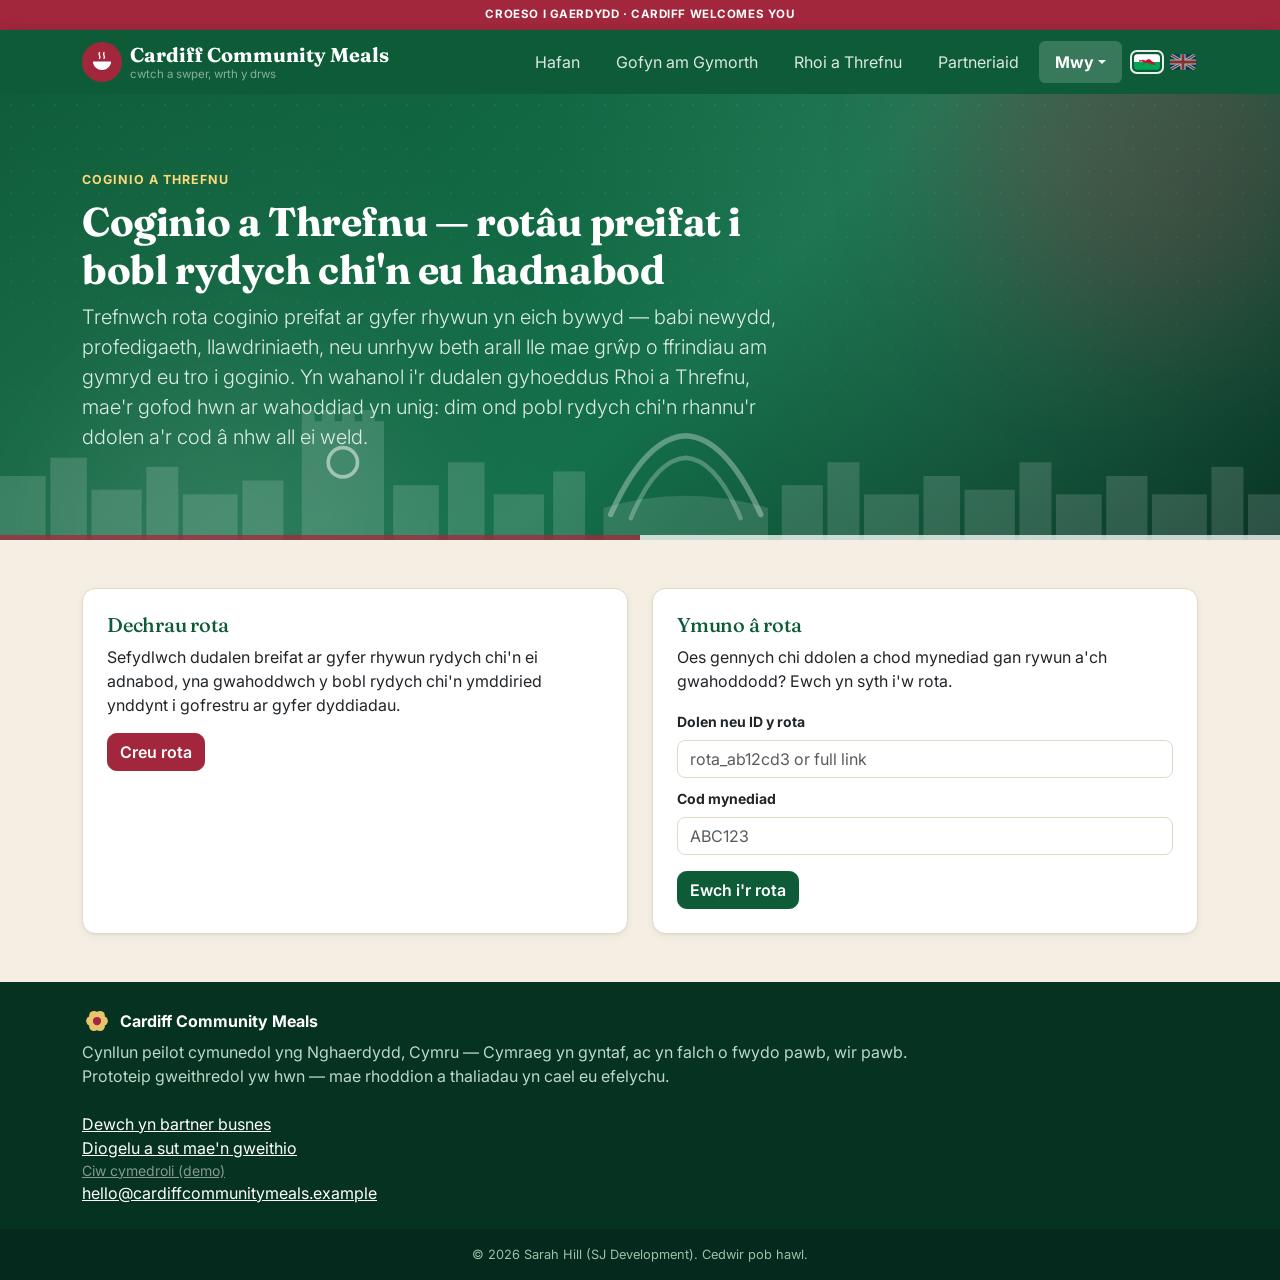
<file: site/rota.html>
<!DOCTYPE html>
<html lang="en">
<head>
<meta charset="UTF-8">
<meta name="viewport" content="width=device-width, initial-scale=1.0">
<title>Cook & Book — Cardiff Community Meals</title>
<link rel="preconnect" href="https://fonts.googleapis.com">
<link rel="preconnect" href="https://fonts.gstatic.com" crossorigin>
<link href="https://fonts.googleapis.com/css2?family=Inter:wght@400;500;600;700;800&family=Fraunces:opsz,wght@9..144,600;9..144,700;9..144,800&display=swap" rel="stylesheet">
<link href="https://cdnjs.cloudflare.com/ajax/libs/bootstrap/5.3.3/css/bootstrap.min.css" rel="stylesheet">
<link rel="stylesheet" href="custom.css">
</head>
<body>
<a class="skip-link" href="#main" data-i18n="skip">Skip to main content</a>
<header id="site-header"></header>

<main id="main">
<section class="hero-gradient text-white py-5">
  <div class="hero-texture"></div>
  <div class="hero-blob hero-blob-1"></div>
  <div class="hero-blob hero-blob-2"></div>
  <div class="hero-skyline"></div>
  <div class="container py-4">
    <span class="eyebrow" style="color:#ffd77a;" data-i18n="nav.rota">Cook & Book</span>
    <h1 class="display-6 fw-bold" style="max-width:740px;" data-i18n="rota.hero.title">Cook & Book — private rotas for people you know</h1>
    <p class="lead" style="max-width:700px;color:#dcece5;" data-i18n="rota.hero.lead">Organise a private cooking rota for someone in your life — a new baby, a bereavement, surgery, or anything else where a group of friends want to take turns cooking. Unlike the public Donate &amp; Book page, this space is invite-only: only people you share the link and code with can see it.</p>
  </div>
</section>

<section class="py-5" id="pathSection">
  <div class="container">
    <div class="row g-4">
      <div class="col-md-6 reveal">
        <div class="card lift h-100"><div class="card-body p-4">
          <h2 class="h5 text-teal" data-i18n="rota.start.title">Start a rota</h2>
          <p class="card-text" data-i18n="rota.start.body">Set up a private page for someone you know, then invite the people you trust to sign up for dates.</p>
          <button class="btn btn-coral" id="showCreateBtn" data-i18n="rota.start.cta">Create a rota</button>
        </div></div>
      </div>
      <div class="col-md-6 reveal">
        <div class="card lift h-100"><div class="card-body p-4">
          <h2 class="h5 text-teal" data-i18n="rota.join.title">Join a rota</h2>
          <p class="card-text" data-i18n="rota.join.body">Have a link and access code from someone who invited you? Jump straight to their rota.</p>
          <form id="join-form" class="mt-3">
            <div class="mb-2">
              <label for="joinLink" class="form-label fw-bold small" data-i18n="rota.join.linkLabel">Rota link or ID</label>
              <input type="text" class="form-control" id="joinLink" required placeholder="rota_ab12cd3 or full link">
            </div>
            <div class="mb-3">
              <label for="joinCode" class="form-label fw-bold small" data-i18n="rota.join.codeLabel">Access code</label>
              <input type="text" class="form-control text-uppercase" id="joinCode" required maxlength="6" placeholder="ABC123">
            </div>
            <div id="join-error" class="text-danger small mb-2" style="display:none;" data-i18n="rota.join.error"></div>
            <button type="submit" class="btn btn-teal" data-i18n="rota.join.cta">Go to rota</button>
          </form>
        </div></div>
      </div>
    </div>
  </div>
</section>

<section class="py-5 bg-white" id="createSection" style="display:none;">
  <div class="container">
    <h2 class="fw-bold text-teal" data-i18n="rota.form.title">Set up your private rota</h2>
    <form class="card p-4" style="max-width:640px;" id="rota-form">
      <div class="mb-3">
        <label for="recipientName" class="form-label fw-bold" data-i18n="rota.form.recipientName">Who is this rota for?</label>
        <div class="form-text mb-1" id="recipientHint" data-i18n="rota.form.recipientNameHint">This is only ever seen by people you invite — a first name, nickname, or "The Jones family" all work.</div>
        <input type="text" class="form-control" id="recipientName" required aria-describedby="recipientHint" placeholder="e.g. Ffion &amp; the new baby">
      </div>

      <div class="mb-3">
        <label for="occasion" class="form-label fw-bold" data-i18n="rota.form.occasion">Occasion</label>
        <select class="form-select" id="occasion" required></select>
      </div>

      <div class="mb-3">
        <label for="story" class="form-label fw-bold" data-i18n="rota.form.story">Tell the group why they're needed</label>
        <div class="form-text mb-1" id="storyHint" data-i18n="rota.form.storyHint">This is the "showcase" your group will see first — a few sentences is plenty.</div>
        <textarea class="form-control" id="story" required aria-describedby="storyHint" rows="4" placeholder="e.g. Ffion had a c-section and is at home with a newborn and a toddler..."></textarea>
      </div>

      <div class="mb-3">
        <label for="dietary" class="form-label fw-bold" data-i18n="rota.form.dietary">Dietary needs or allergies</label>
        <input type="text" class="form-control" id="dietary" placeholder="e.g. vegetarian, no shellfish">
      </div>

      <div class="mb-3">
        <label for="address" class="form-label fw-bold" data-i18n="rota.form.address">Delivery address</label>
        <div class="form-text mb-1" id="addressHint" data-i18n="rota.form.addressHint">Only visible to people who sign up for a date.</div>
        <input type="text" class="form-control" id="address" required aria-describedby="addressHint" placeholder="Street address, postcode">
      </div>

      <div class="row g-3">
        <div class="col-sm-6">
          <label for="startDate" class="form-label fw-bold" data-i18n="rota.form.startDate">First day of the rota</label>
          <input type="date" class="form-control" id="startDate" required>
        </div>
        <div class="col-sm-6">
          <label for="duration" class="form-label fw-bold" data-i18n="rota.form.duration">How long should the rota run?</label>
          <select class="form-select" id="duration" required>
            <option value="7" data-i18n="rota.form.duration.1">1 week</option>
            <option value="14" selected data-i18n="rota.form.duration.2">2 weeks</option>
            <option value="28" data-i18n="rota.form.duration.4">4 weeks</option>
          </select>
        </div>
      </div>

      <div class="row g-3 mt-0">
        <div class="col-sm-6">
          <label for="organizerName" class="form-label fw-bold" data-i18n="rota.form.organizerName">Your name (organiser)</label>
          <input type="text" class="form-control" id="organizerName" required>
        </div>
        <div class="col-sm-6">
          <label for="organizerEmail" class="form-label fw-bold" data-i18n="rota.form.organizerEmail">Your email</label>
          <input type="email" class="form-control" id="organizerEmail" required>
        </div>
      </div>

      <button type="submit" class="btn btn-coral mt-4" data-i18n="rota.form.submit">Create private rota</button>
    </form>
  </div>
</section>

<section class="py-5 bg-white" id="successSection" style="display:none;">
  <div class="container">
    <div class="card p-4 p-lg-5" style="max-width:680px;">
      <h2 class="fw-bold text-teal" data-i18n="rota.success.title">Your private rota is ready</h2>
      <p class="text-muted" data-i18n="rota.success.body">Share the link and code below with the people you want cooking — only they'll be able to see or sign up.</p>

      <label class="form-label fw-bold small" data-i18n="rota.success.linkLabel">Private link</label>
      <div class="input-group mb-3">
        <input type="text" class="form-control" id="rotaLinkOut" readonly>
        <button class="btn btn-outline-secondary" type="button" id="copyLinkBtn" data-i18n="rota.success.copy">Copy</button>
      </div>

      <label class="form-label fw-bold small" data-i18n="rota.success.codeLabel">Access code</label>
      <div class="input-group mb-3">
        <input type="text" class="form-control fw-bold" id="rotaCodeOut" readonly style="letter-spacing:.15em;">
        <button class="btn btn-outline-secondary" type="button" id="copyCodeBtn" data-i18n="rota.success.copy">Copy</button>
      </div>

      <p class="form-note" data-i18n="rota.success.note">Anyone with both the link and the code can view and sign up — only share it with people you know and trust.</p>

      <p class="fw-bold mb-2 mt-3" data-i18n="rota.success.share">Share with your group</p>
      <div class="d-flex flex-wrap gap-2 mb-4">
        <button class="btn btn-teal" id="webShareBtn" style="display:none;">
          <span data-i18n="rota.success.share">Share with your group</span>
        </button>
        <a class="btn btn-outline-secondary" id="whatsappShareBtn" target="_blank" rel="noopener">
          <span data-i18n="rota.success.shareWhatsapp">WhatsApp</span>
        </a>
        <a class="btn btn-outline-secondary" id="emailShareBtn">
          <span data-i18n="rota.success.shareEmail">Email</span>
        </a>
      </div>

      <a class="btn btn-coral btn-lg" id="goToRotaBtn" data-i18n="rota.success.goToRota">Open your rota</a>
    </div>
  </div>
</section>
</main>

<footer id="site-footer" class="bg-teal-dark"></footer>

<script src="https://cdnjs.cloudflare.com/ajax/libs/bootstrap/5.3.3/js/bootstrap.bundle.min.js"></script>
<script src="i18n.js"></script>
<script src="app.js"></script>
<script>
CCM.renderChrome("rota.html");

function renderOccasions() {
  document.getElementById("occasion").innerHTML = CCM.ROTA_OCCASIONS
    .map(o => `<option value="${o.value}">${I18N.t(o.key)}</option>`).join("");
}
renderOccasions();
document.addEventListener("ccm:langchange", renderOccasions);

document.getElementById("showCreateBtn").addEventListener("click", () => {
  document.getElementById("createSection").style.display = "block";
  document.getElementById("createSection").scrollIntoView({ behavior: "smooth" });
});

document.getElementById("rota-form").addEventListener("submit", (e) => {
  e.preventDefault();
  const rota = {
    recipientName: document.getElementById("recipientName").value.trim(),
    occasion: document.getElementById("occasion").value,
    story: document.getElementById("story").value.trim(),
    dietary: document.getElementById("dietary").value.trim() || "None specified",
    address: document.getElementById("address").value.trim(),
    startDate: document.getElementById("startDate").value,
    days: Number(document.getElementById("duration").value),
    organizerName: document.getElementById("organizerName").value.trim(),
    organizerEmail: document.getElementById("organizerEmail").value.trim(),
  };
  const saved = CCM.addRota(rota);
  showSuccess(saved);
});

function showSuccess(rota) {
  document.getElementById("pathSection").style.display = "none";
  document.getElementById("createSection").style.display = "none";
  const successSection = document.getElementById("successSection");
  successSection.style.display = "block";

  const link = window.location.href.replace(/rota\.html.*$/, "") + `rota-view.html?id=${rota.id}`;
  document.getElementById("rotaLinkOut").value = link;
  document.getElementById("rotaCodeOut").value = rota.accessCode;
  document.getElementById("goToRotaBtn").href = `rota-view.html?id=${rota.id}&code=${rota.accessCode}`;

  const shareText = `You're invited to join a private cooking rota for ${rota.recipientName} on Cardiff Community Meals.\n\nLink: ${link}\nAccess code: ${rota.accessCode}`;

  document.getElementById("whatsappShareBtn").href = `https://wa.me/?text=${encodeURIComponent(shareText)}`;
  document.getElementById("emailShareBtn").href = `mailto:?subject=${encodeURIComponent("Cooking rota for " + rota.recipientName)}&body=${encodeURIComponent(shareText)}`;

  if (navigator.share) {
    const webShareBtn = document.getElementById("webShareBtn");
    webShareBtn.style.display = "inline-block";
    webShareBtn.addEventListener("click", () => {
      navigator.share({ title: "Cooking rota for " + rota.recipientName, text: shareText, url: link }).catch(() => {});
    });
  }

  document.getElementById("copyLinkBtn").addEventListener("click", () => copyField("rotaLinkOut", "copyLinkBtn"));
  document.getElementById("copyCodeBtn").addEventListener("click", () => copyField("rotaCodeOut", "copyCodeBtn"));

  successSection.scrollIntoView({ behavior: "smooth" });
}

function copyField(inputId, btnId) {
  const input = document.getElementById(inputId);
  input.select();
  input.setSelectionRange(0, 99999);
  const restore = () => { btn.textContent = I18N.t("rota.success.copy"); };
  const btn = document.getElementById(btnId);
  const done = () => {
    btn.textContent = I18N.t("rota.success.copied");
    setTimeout(restore, 1500);
  };
  if (navigator.clipboard && navigator.clipboard.writeText) {
    navigator.clipboard.writeText(input.value).then(done).catch(() => { document.execCommand("copy"); done(); });
  } else {
    document.execCommand("copy");
    done();
  }
}

document.getElementById("join-form").addEventListener("submit", (e) => {
  e.preventDefault();
  const raw = document.getElementById("joinLink").value.trim();
  const code = document.getElementById("joinCode").value.trim();
  const idMatch = raw.match(/rota_[a-z0-9]+/i);
  const id = idMatch ? idMatch[0] : raw;
  const rota = CCM.findRota(id);
  const errorEl = document.getElementById("join-error");
  if (!rota) {
    errorEl.style.display = "block";
    return;
  }
  errorEl.style.display = "none";
  window.location.href = `rota-view.html?id=${id}&code=${encodeURIComponent(code)}`;
});

document.getElementById("startDate").min = new Date().toISOString().slice(0, 10);
document.getElementById("startDate").value = new Date().toISOString().slice(0, 10);
</script>
</body>
</html>
</file>
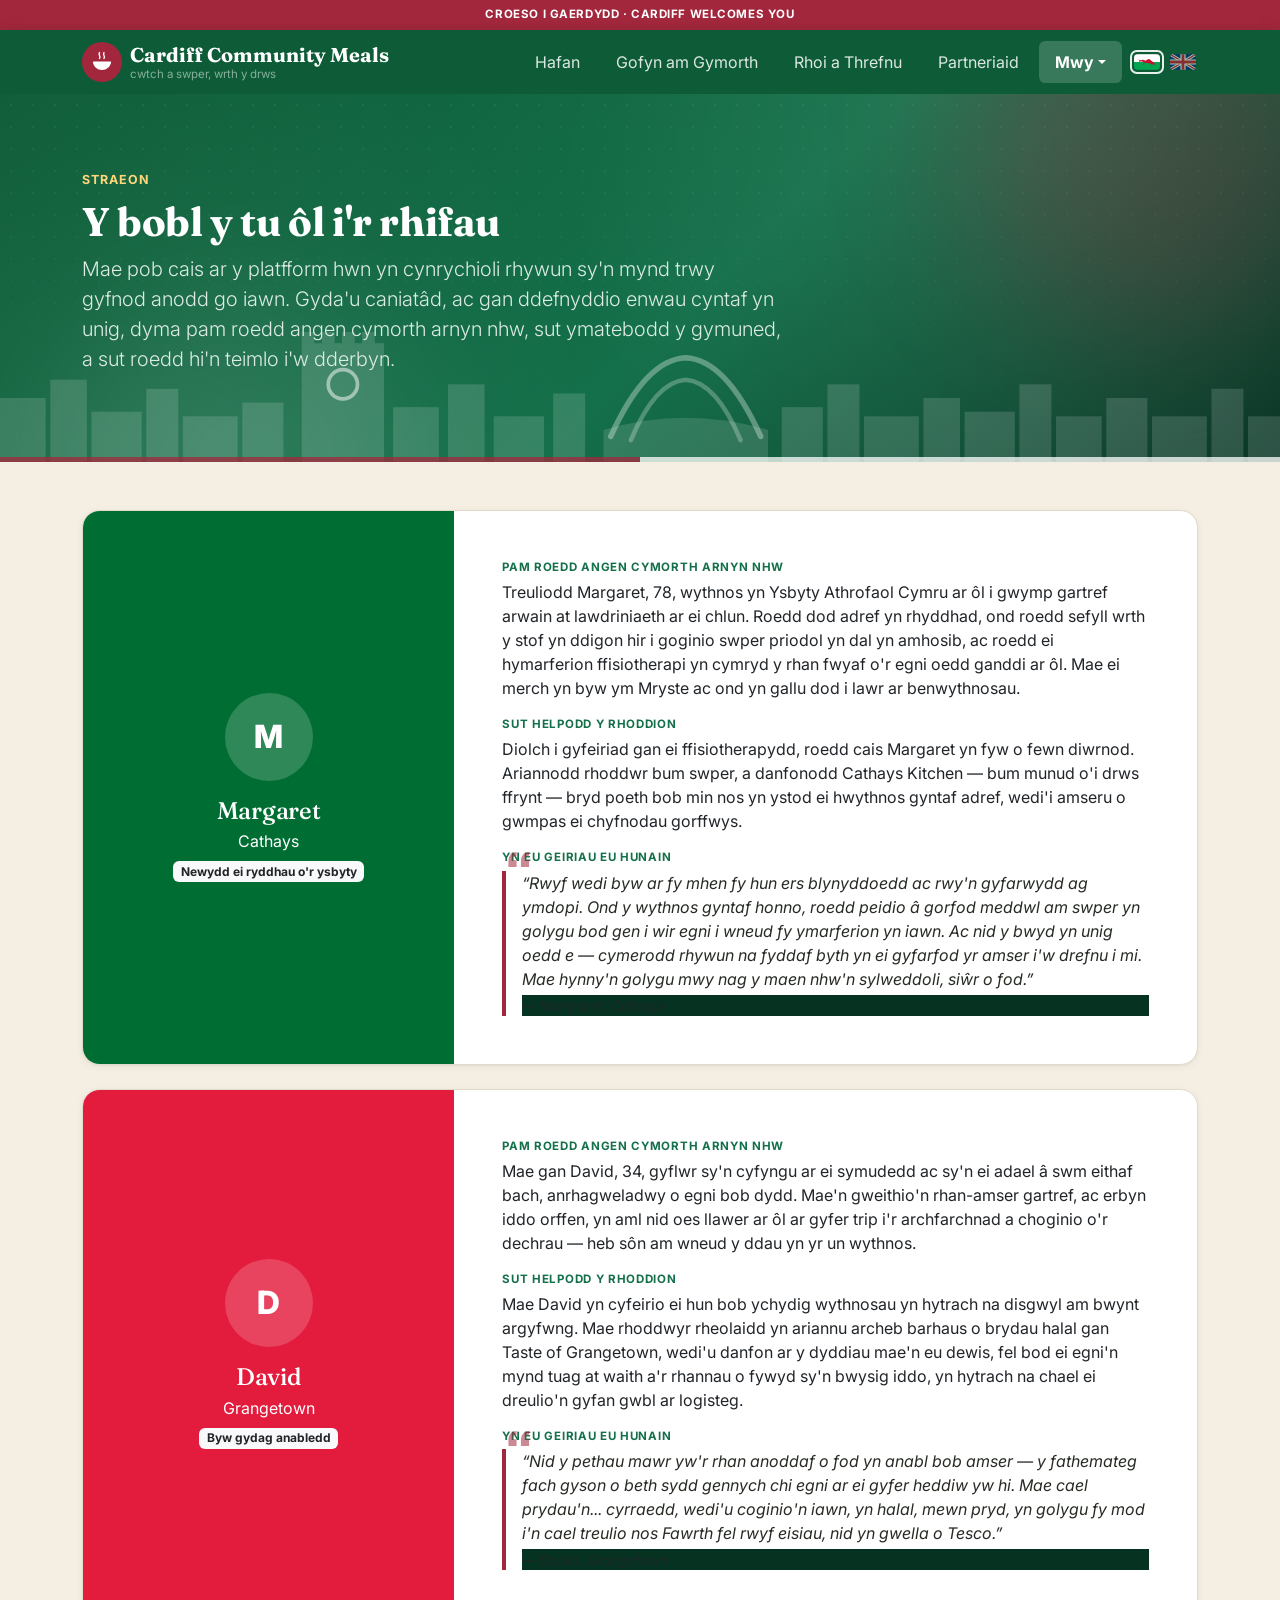
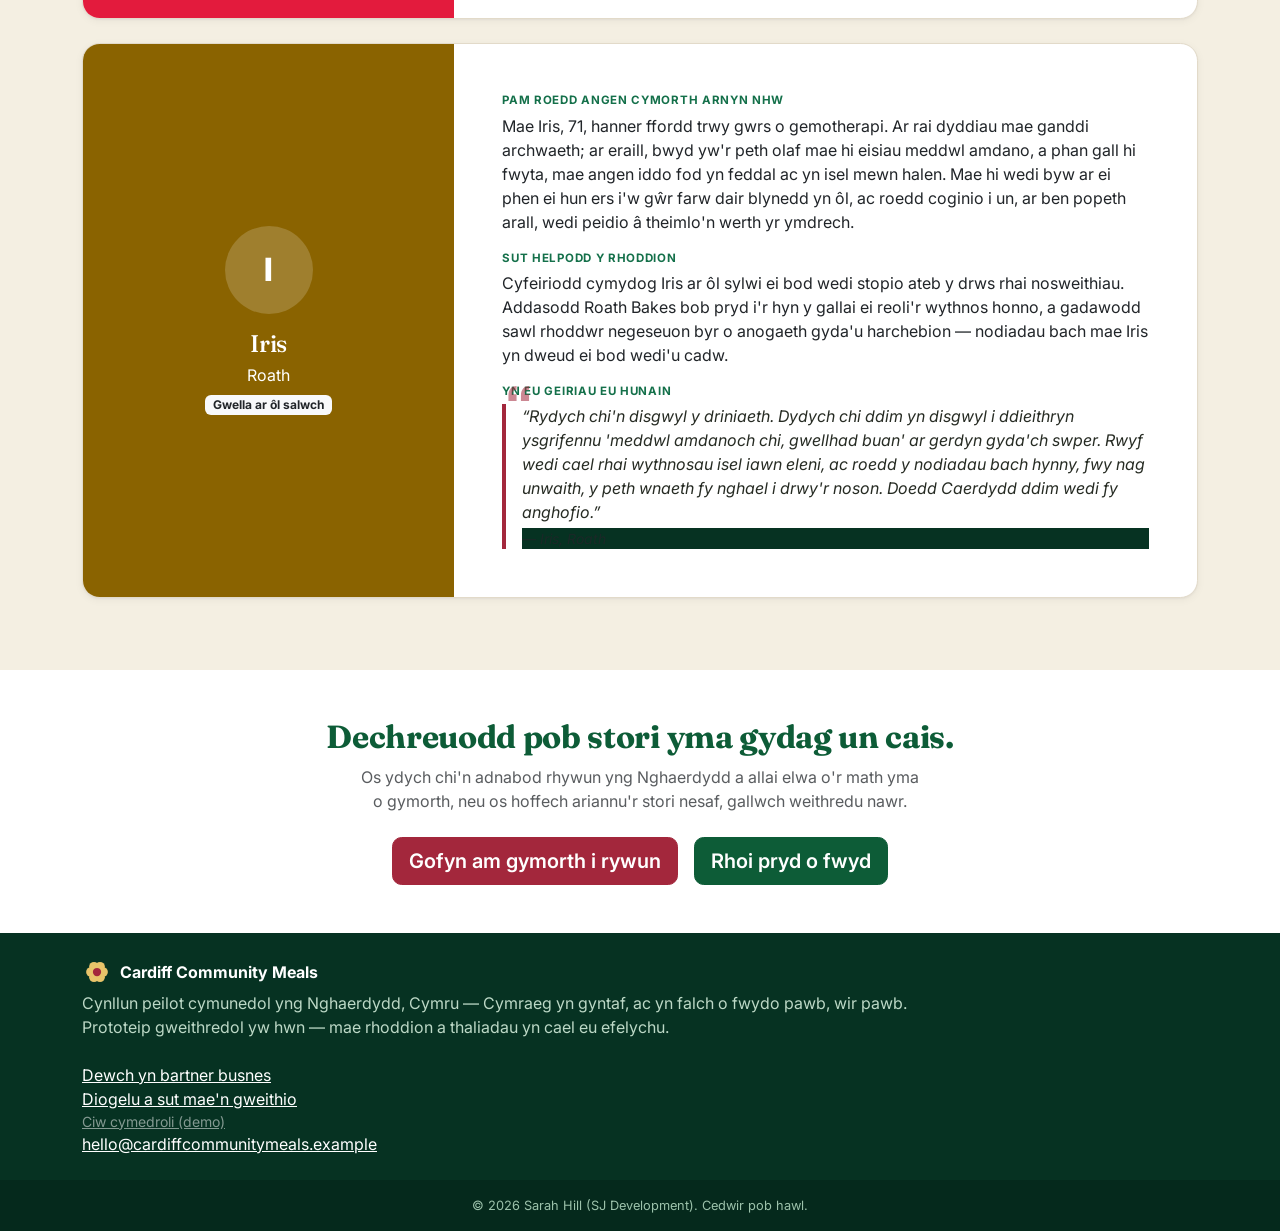
<file: site/stories.html>
<!DOCTYPE html>
<html lang="en">
<head>
<meta charset="UTF-8">
<meta name="viewport" content="width=device-width, initial-scale=1.0">
<title>Stories — Cardiff Community Meals</title>
<link rel="preconnect" href="https://fonts.googleapis.com">
<link rel="preconnect" href="https://fonts.gstatic.com" crossorigin>
<link href="https://fonts.googleapis.com/css2?family=Inter:wght@400;500;600;700;800&family=Fraunces:opsz,wght@9..144,600;9..144,700;9..144,800&display=swap" rel="stylesheet">
<link href="https://cdnjs.cloudflare.com/ajax/libs/bootstrap/5.3.3/css/bootstrap.min.css" rel="stylesheet">
<link rel="stylesheet" href="custom.css">
</head>
<body>
<a class="skip-link" href="#main" data-i18n="skip">Skip to main content</a>
<header id="site-header"></header>

<main id="main">
<section class="hero-gradient text-white py-5">
  <div class="hero-texture"></div>
  <div class="hero-blob hero-blob-1"></div>
  <div class="hero-blob hero-blob-2"></div>
  <div class="hero-skyline"></div>
  <div class="container py-4">
    <span class="eyebrow" style="color:#ffd77a;" data-i18n="nav.stories">Stories</span>
    <h1 class="display-6 fw-bold" style="max-width:760px;" data-i18n="stories.hero.title">The people behind the numbers</h1>
    <p class="lead" style="max-width:700px;color:#dcece5;" data-i18n="stories.hero.lead">Every request on this platform represents someone going through a genuinely difficult time. With their consent, and using first names only, here's why they needed help, how the community responded, and how it felt to receive it.</p>
  </div>
</section>

<section class="py-5">
  <div class="container" id="stories-full"></div>
</section>

<section class="py-5 bg-white">
  <div class="container text-center">
    <h2 class="fw-bold text-teal" data-i18n="stories.cta.title">Every story here started with one request.</h2>
    <p class="text-muted mx-auto mb-4" style="max-width:560px;" data-i18n="stories.cta.body">If you know someone in Cardiff who could use this kind of support, or you'd like to fund the next story, you can act right now.</p>
    <div class="d-flex flex-wrap justify-content-center gap-3">
      <a class="btn btn-coral btn-lg" href="request.html" data-i18n="stories.cta.request">Request help for someone</a>
      <a class="btn btn-teal btn-lg" href="donate.html" data-i18n="stories.cta.donate">Donate a meal</a>
    </div>
  </div>
</section>
</main>

<footer id="site-footer" class="bg-teal-dark"></footer>

<script src="https://cdnjs.cloudflare.com/ajax/libs/bootstrap/5.3.3/js/bootstrap.bundle.min.js"></script>
<script src="i18n.js"></script>
<script src="app.js"></script>
<script src="stories-data.js"></script>
<script>
CCM.renderChrome("stories.html");

function renderStories() {
  document.getElementById("stories-full").innerHTML = STORIES.map((s, i) => {
    const t = ccmStory(s);
    const reversed = i % 2 === 1;
    return `<article id="${s.id}" class="card story-card lift reveal mb-4" style="scroll-margin-top:90px;">
      <div class="row g-0">
        <div class="col-lg-4 d-flex align-items-center justify-content-center p-4" style="background:${s.color};">
          <div class="text-center text-white">
            <div class="story-avatar mx-auto mb-3" style="background-color:rgba(255,255,255,0.18);font-size:2rem;width:88px;height:88px;">${s.initial}</div>
            <h2 class="h4 mb-1">${s.name}</h2>
            <p class="mb-0 text-white-75">${s.area}</p>
            <span class="badge bg-light text-dark mt-2">${t.situation}</span>
          </div>
        </div>
        <div class="col-lg-8">
          <div class="card-body p-4 p-lg-5">
            <p class="story-label mb-1">${I18N.t("stories.needTitle")}</p>
            <p>${t.need}</p>
            <p class="story-label mb-1 mt-3">${I18N.t("stories.helpTitle")}</p>
            <p>${t.help}</p>
            <p class="story-label mb-1 mt-3">${I18N.t("stories.feelTitle")}</p>
            <blockquote class="story-quote mb-0">
              <p class="mb-1">&ldquo;${t.quote}&rdquo;</p>
              <footer class="text-muted small">— ${s.name}, ${s.area}</footer>
            </blockquote>
          </div>
        </div>
      </div>
    </article>`;
  }).join("");
  CCM.initScrollReveal();
}

renderStories();
document.addEventListener("ccm:langchange", renderStories);
</script>
</body>
</html>
</file>
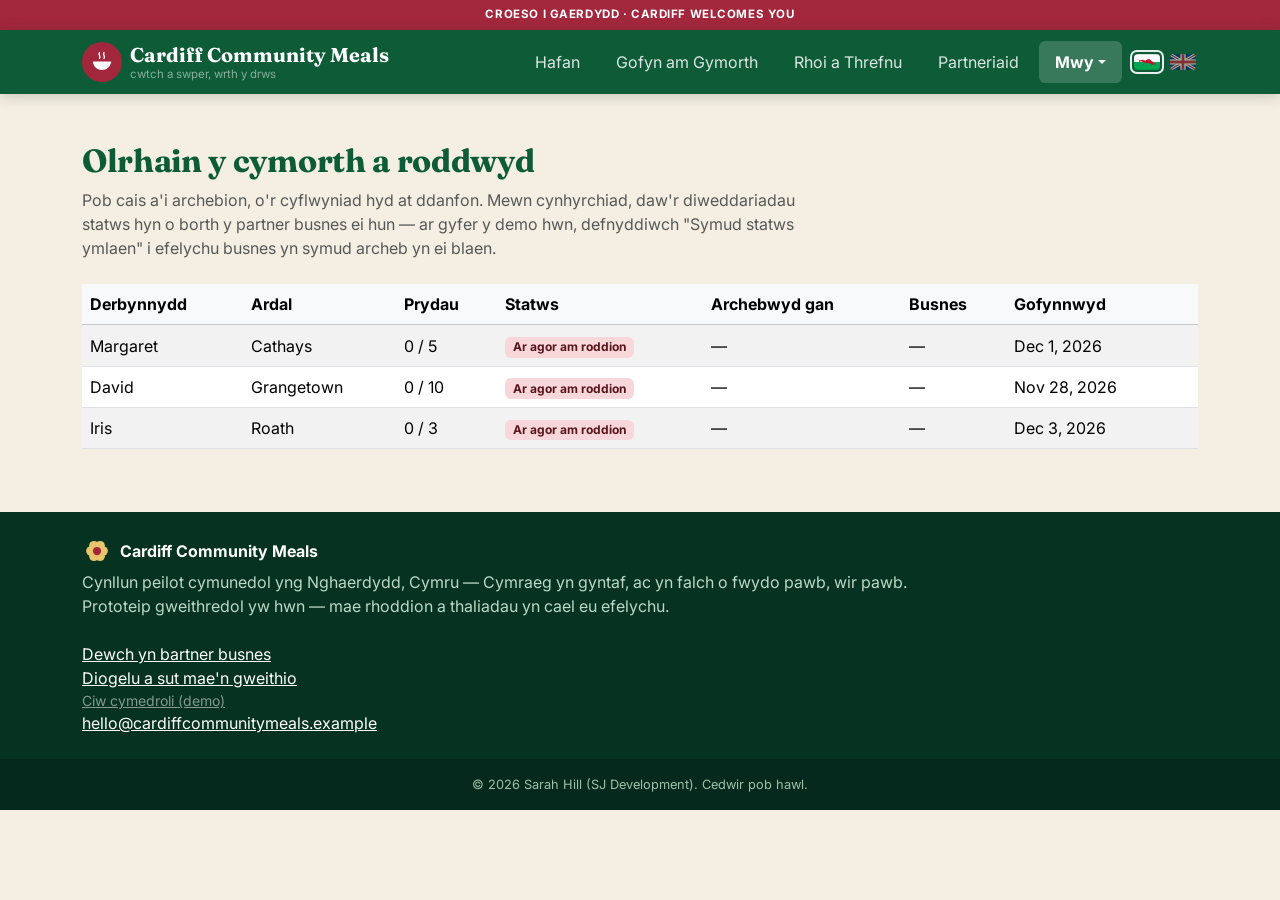
<file: site/track.html>
<!DOCTYPE html>
<html lang="en">
<head>
<meta charset="UTF-8">
<meta name="viewport" content="width=device-width, initial-scale=1.0">
<title>Track Help Given — Cardiff Community Meals</title>
<link rel="preconnect" href="https://fonts.googleapis.com">
<link rel="preconnect" href="https://fonts.gstatic.com" crossorigin>
<link href="https://fonts.googleapis.com/css2?family=Inter:wght@400;500;600;700;800&family=Fraunces:opsz,wght@9..144,600;9..144,700;9..144,800&display=swap" rel="stylesheet">
<link href="https://cdnjs.cloudflare.com/ajax/libs/bootstrap/5.3.3/css/bootstrap.min.css" rel="stylesheet">
<link rel="stylesheet" href="custom.css">
</head>
<body>
<a class="skip-link" href="#main" data-i18n="skip">Skip to main content</a>
<header id="site-header"></header>

<main id="main">
<section class="py-5">
  <div class="container">
    <h1 class="h2 fw-bold text-teal" data-i18n="track.title">Track help given</h1>
    <p class="text-muted mb-4" style="max-width:720px;" data-i18n="track.sub">Every request and its bookings, from submission through to delivery. In production, status updates here come from the business partner's own portal — for this demo, use "Advance status" to simulate a business moving a booking along.</p>
    <div class="table-responsive">
      <table class="table table-striped bg-white align-middle" id="track-table">
        <caption class="visually-hidden" data-i18n="track.title">Track help given</caption>
        <thead class="table-light">
          <tr>
            <th scope="col" data-i18n="track.recipient">Recipient</th>
            <th scope="col" data-i18n="track.area">Area</th>
            <th scope="col" data-i18n="track.meals">Meals</th>
            <th scope="col" data-i18n="track.status">Status</th>
            <th scope="col" data-i18n="track.bookedBy">Booked by</th>
            <th scope="col" data-i18n="track.business">Business</th>
            <th scope="col" data-i18n="track.requested">Requested</th>
            <th scope="col"><span class="visually-hidden">Actions</span></th>
          </tr>
        </thead>
        <tbody id="track-body"></tbody>
      </table>
    </div>
  </div>
</section>
</main>

<footer id="site-footer" class="bg-teal-dark"></footer>

<script src="https://cdnjs.cloudflare.com/ajax/libs/bootstrap/5.3.3/js/bootstrap.bundle.min.js"></script>
<script src="i18n.js"></script>
<script src="app.js"></script>
<script>
CCM.renderChrome("track.html");

const donationBadgeClass = { booked: "bg-warning-subtle text-warning-emphasis", prepared: "bg-info-subtle text-info-emphasis", delivered: "bg-success-subtle text-success-emphasis" };

function render() {
  const requests = CCM.getRequests();
  const donations = CCM.getDonations();
  const businesses = CCM.getBusinesses();
  const body = document.getElementById("track-body");

  if (!requests.length) {
    body.innerHTML = `<tr><td colspan="8" class="empty-state">${I18N.t("track.noRequests")}</td></tr>`;
    return;
  }

  body.innerHTML = requests.map(r => {
    const linked = donations.filter(d => d.requestId === r.id);
    if (!linked.length) {
      return `<tr>
        <td>${r.name}</td><td>${r.area}</td><td>0 / ${r.mealsNeeded}</td>
        <td><span class="badge bg-danger-subtle text-danger-emphasis">${I18N.t("status.open")}</span></td>
        <td>—</td><td>—</td><td>${CCM.fmtDate(r.createdAt)}</td><td></td>
      </tr>`;
    }
    return linked.map((d, i) => {
      const biz = businesses.find(b => b.id === d.businessId);
      const nextLabel = { booked: I18N.t("track.markPrepared"), prepared: I18N.t("track.markDelivered"), delivered: I18N.t("track.delivered") }[d.status];
      const canAdvance = d.status !== "delivered";
      return `<tr>
        <td>${i === 0 ? r.name : ""}</td>
        <td>${i === 0 ? r.area : ""}</td>
        <td>${d.mealCount} / ${r.mealsNeeded}</td>
        <td><span class="badge ${donationBadgeClass[d.status]}">${I18N.t("status." + d.status)}</span></td>
        <td>${d.donorName}</td>
        <td>${biz ? biz.name : I18N.t("track.unassigned")}</td>
        <td>${CCM.fmtDate(r.createdAt)}</td>
        <td>${canAdvance ? `<button class="btn btn-outline-secondary btn-sm" onclick="advance('${d.id}')">${nextLabel}</button>` : `<span class="text-success small">${I18N.t("track.complete")}</span>`}</td>
      </tr>`;
    }).join("");
  }).join("");
}

function advance(donationId) {
  CCM.advanceDonationStatus(donationId);
  render();
}

render();
document.addEventListener("ccm:langchange", render);
</script>
</body>
</html>
</file>
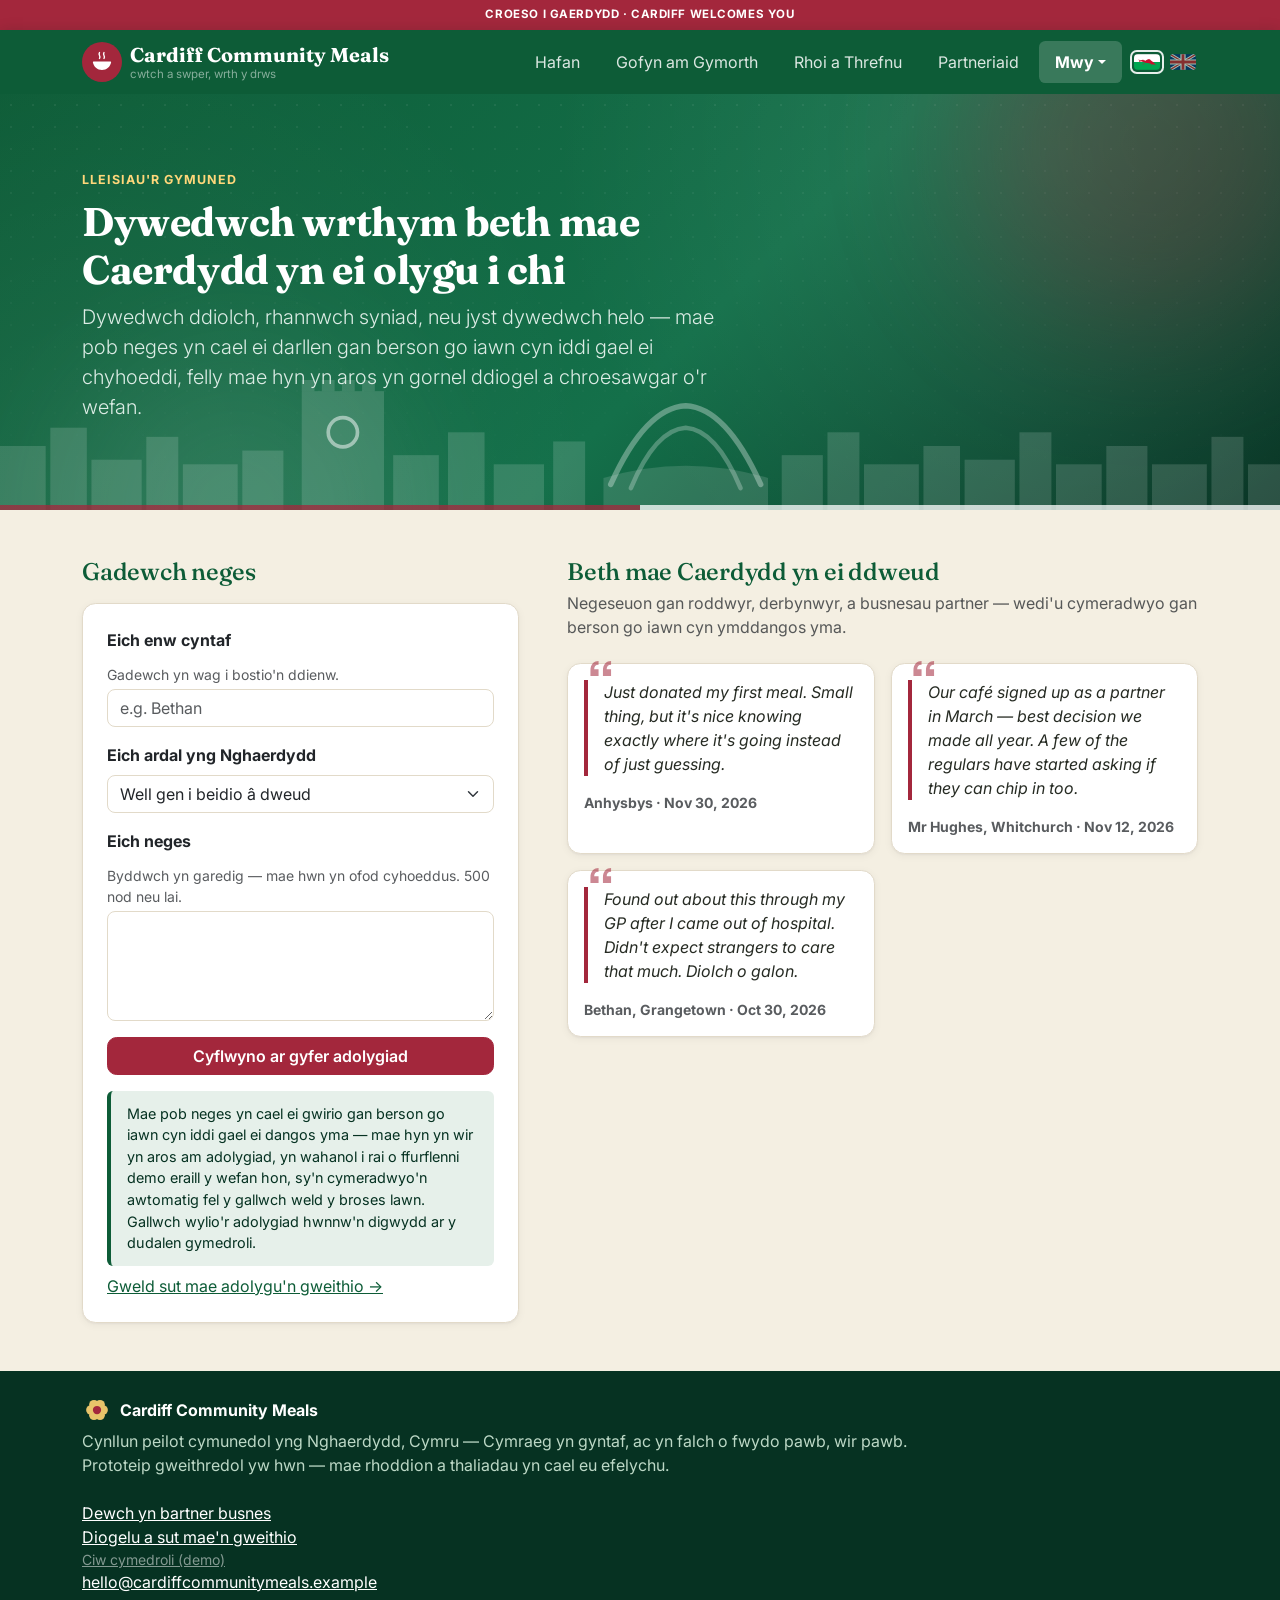
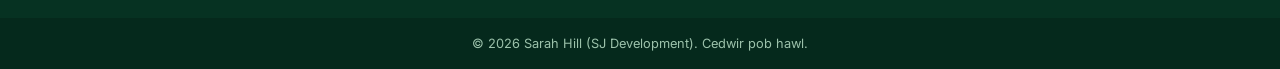
<file: site/voices.html>
<!DOCTYPE html>
<html lang="en">
<head>
<meta charset="UTF-8">
<meta name="viewport" content="width=device-width, initial-scale=1.0">
<title>Community Voices — Cardiff Community Meals</title>
<link rel="preconnect" href="https://fonts.googleapis.com">
<link rel="preconnect" href="https://fonts.gstatic.com" crossorigin>
<link href="https://fonts.googleapis.com/css2?family=Inter:wght@400;500;600;700;800&family=Fraunces:opsz,wght@9..144,600;9..144,700;9..144,800&display=swap" rel="stylesheet">
<link href="https://cdnjs.cloudflare.com/ajax/libs/bootstrap/5.3.3/css/bootstrap.min.css" rel="stylesheet">
<link rel="stylesheet" href="custom.css">
</head>
<body>
<a class="skip-link" href="#main" data-i18n="skip">Skip to main content</a>
<header id="site-header"></header>

<main id="main">
<section class="hero-gradient text-white py-5">
  <div class="hero-texture"></div>
  <div class="hero-blob hero-blob-1"></div>
  <div class="hero-blob hero-blob-2"></div>
  <div class="hero-skyline"></div>
  <div class="container py-4">
    <span class="eyebrow" style="color:#ffd77a;" data-i18n="nav.voices">Community Voices</span>
    <h1 class="display-6 fw-bold" style="max-width:700px;" data-i18n="voices.hero.title">Tell us what Cardiff means to you</h1>
    <p class="lead" style="max-width:660px;color:#dcece5;" data-i18n="voices.hero.lead">Say thank you, share an idea, or just say hello — every message is read by a real person before it goes up, so this stays a safe, welcoming corner of the site.</p>
  </div>
</section>

<section class="py-5">
  <div class="container">
    <div class="row g-5">
      <div class="col-lg-5">
        <h2 class="h4 text-teal mb-3" data-i18n="voices.form.title">Leave a message</h2>
        <div id="success-banner" aria-live="polite"></div>
        <form class="card p-4" id="voice-form" novalidate>
          <div class="mb-3">
            <label for="v-name" class="form-label fw-bold" data-i18n="voices.form.name">Your first name</label>
            <div class="form-text mb-1" id="v-nameHint" data-i18n="voices.form.nameHint">Leave blank to post anonymously.</div>
            <input type="text" class="form-control" id="v-name" aria-describedby="v-nameHint" placeholder="e.g. Bethan">
          </div>
          <div class="mb-3">
            <label for="v-area" class="form-label fw-bold" data-i18n="voices.form.area">Your Cardiff area</label>
            <select class="form-select" id="v-area"></select>
          </div>
          <div class="mb-3">
            <label for="v-message" class="form-label fw-bold" data-i18n="voices.form.message">Your message</label>
            <div class="form-text mb-1" id="v-messageHint" data-i18n="voices.form.messageHint">Keep it kind — this is a public space. 500 characters or fewer.</div>
            <textarea class="form-control" id="v-message" required maxlength="500" rows="4" aria-describedby="v-messageHint"></textarea>
          </div>
          <button type="submit" class="btn btn-coral" data-i18n="voices.form.submit">Submit for review</button>
          <div class="form-note mt-3" data-i18n="voices.form.note">Every message is checked by a real person before it's shown here — this genuinely waits for review, unlike some of the other demo forms on this site, which auto-approve so you can see the full flow. You can watch that review happen on the moderation page.</div>
          <p class="mt-2 mb-0"><a href="moderate.html" data-i18n="voices.moderateLink">See how review works →</a></p>
        </form>
      </div>

      <div class="col-lg-7">
        <h2 class="h4 text-teal mb-1" data-i18n="voices.wall.title">What Cardiff is saying</h2>
        <p class="text-muted mb-4" data-i18n="voices.wall.sub">Messages from donors, recipients, and partner businesses — approved by a real person before appearing here.</p>
        <div class="row g-3" id="wall"></div>
      </div>
    </div>
  </div>
</section>
</main>

<footer id="site-footer" class="bg-teal-dark"></footer>

<script src="https://cdnjs.cloudflare.com/ajax/libs/bootstrap/5.3.3/js/bootstrap.bundle.min.js"></script>
<script src="i18n.js"></script>
<script src="app.js"></script>
<script>
CCM.renderChrome("voices.html");

function renderAreaOptions() {
  const areaSelect = document.getElementById("v-area");
  const current = areaSelect.value;
  areaSelect.innerHTML = `<option value="">${I18N.t("voices.form.areaNone")}</option>` +
    CCM.CARDIFF_AREAS.map(a => `<option>${a}</option>`).join("");
  if (current) areaSelect.value = current;
}

function renderWall() {
  const wall = document.getElementById("wall");
  const comments = CCM.approvedComments();
  if (!comments.length) {
    wall.innerHTML = `<p class="empty-state">${I18N.t("voices.wall.empty")}</p>`;
    return;
  }
  wall.innerHTML = comments.map(c => {
    const who = c.name ? c.name : I18N.t("voices.wall.anonymous");
    const where = c.area ? `, ${c.area}` : "";
    return `<div class="col-md-6 reveal"><div class="card lift h-100"><div class="card-body">
      <p class="story-quote mb-3">${escapeHtml(c.message)}</p>
      <p class="text-muted small mb-0 fw-bold">${escapeHtml(who)}${escapeHtml(where)} · ${CCM.fmtDate(c.createdAt)}</p>
    </div></div></div>`;
  }).join("");
}

function escapeHtml(str) {
  const div = document.createElement("div");
  div.textContent = str == null ? "" : String(str);
  return div.innerHTML;
}

function renderAll() {
  renderAreaOptions();
  renderWall();
  CCM.initScrollReveal();
}

renderAll();
document.addEventListener("ccm:langchange", renderAll);

document.getElementById("voice-form").addEventListener("submit", (e) => {
  e.preventDefault();
  const message = document.getElementById("v-message").value.trim();
  if (!message) return;
  CCM.addComment({
    name: document.getElementById("v-name").value.trim(),
    area: document.getElementById("v-area").value,
    message,
  });
  document.getElementById("success-banner").innerHTML = `
    <div class="alert alert-success">${I18N.t("voices.form.success")}</div>`;
  e.target.reset();
  renderAreaOptions();
  window.scrollTo({ top: 0, behavior: "smooth" });
});
</script>
</body>
</html>
</file>
<file: site/custom.css>
/* Cardiff Community Meals — brand + design system on top of Bootstrap 5
   Palette: deep Welsh green + dragon red on warm parchment — drawn from
   Y Ddraig Goch (the Welsh flag) rather than a generic corporate blue,
   because this is a Cardiff-first, Welsh-first service. Fraunces (a warm,
   characterful serif) carries headlines and brand moments; Inter carries
   everything functional (forms, tables, buttons) for accessibility.
   Class names below (bg-teal, btn-teal, text-teal, btn-coral, etc.) are
   kept from earlier builds for compatibility — only the colour values and
   typography changed, so no HTML had to be touched to re-skin the site. */
:root {
  --brand-teal: #0d5c37;        /* primary — deep Welsh green, softened a touch from pure vivid green */
  --brand-teal-mid: #14704a;    /* mid green, gradients */
  --brand-teal-dark: #063222;   /* darkest green — footer, hovers */
  --brand-teal-light: #e6f0ea;  /* pale green tint — chips, step circles */
  --brand-coral: #b3475a;       /* muted dragon red — decorative / icons / large text only, toned down from a neon red */
  --brand-coral-deep: #a3273c;  /* muted brick-red, WCAG AA-safe with white text on buttons, easier on the eyes than pure flag-red */
  --brand-coral-dark: #7a1d2c;
  --brand-gold-text: #8a6300;   /* accessible daffodil-gold for stars/tier text */
  --brand-cream: #f4efe2;       /* warm parchment, slightly deeper than before to cut glare */
  --brand-ink: #262b23;         /* warm near-black */
  --brand-border: #e2dac9;
  --radius: .85rem;
  --font-display: "Fraunces", "Georgia", serif;
  --font-body: "Inter", "Segoe UI", Verdana, Arial, sans-serif;
}

* { scroll-behavior: smooth; }

body {
  background-color: var(--brand-cream);
  color: var(--brand-ink);
  font-family: var(--font-body);
  -webkit-font-smoothing: antialiased;
}

h1, h2, h3, h4, h5, h6 {
  font-family: var(--font-display);
  font-weight: 700;
  letter-spacing: -0.01em;
}
.display-6 { font-weight: 800; letter-spacing: -0.01em; }
.navbar-brand .fs-5 { font-family: var(--font-display); font-weight: 700; }

a { color: var(--brand-teal); }
a:hover { color: var(--brand-teal-dark); }

/* ---------- Accessibility: skip link, focus, motion ---------- */
.skip-link {
  position: absolute;
  left: -999px;
  top: auto;
  z-index: 2000;
  background: var(--brand-teal);
  color: #fff;
  padding: .75rem 1.25rem;
  border-radius: 0 0 .5rem 0;
  font-weight: 600;
  text-decoration: none;
}
.skip-link:focus {
  left: 0;
  top: 0;
}

a:focus-visible,
button:focus-visible,
.btn:focus-visible,
.nav-link:focus-visible,
input:focus-visible,
select:focus-visible,
textarea:focus-visible,
.lang-btn:focus-visible {
  outline: 3px solid var(--brand-coral-deep);
  outline-offset: 2px;
}

@media (prefers-reduced-motion: reduce) {
  * { scroll-behavior: auto !important; animation: none !important; transition: none !important; }
}

/* ---------- Layout helpers ---------- */
.bg-teal { background-color: var(--brand-teal) !important; }
.bg-teal-dark { background-color: var(--brand-teal-dark) !important; }
.bg-teal-light { background-color: var(--brand-teal-light) !important; }
.text-teal { color: var(--brand-teal) !important; }

.eyebrow {
  display: inline-block;
  font-size: .78rem;
  font-weight: 700;
  letter-spacing: .08em;
  text-transform: uppercase;
  color: var(--brand-coral-deep);
  margin-bottom: .5rem;
}

/* A permanent, always-bilingual badge of identity — doesn't switch with
   the language toggle, because "Welsh first, open to all" is a constant,
   not a setting. Solid dragon red so it pops against the green hero —
   the flag's two colours, deliberately, side by side. */
.pride-badge {
  display: inline-flex;
  align-items: center;
  gap: .5rem;
  background: var(--brand-coral-deep);
  border: 1px solid var(--brand-coral-deep);
  color: #fff;
  font-size: .8rem;
  font-weight: 700;
  letter-spacing: .02em;
  padding: .4rem .9rem;
  border-radius: 999px;
  margin-bottom: 1rem;
}
.pride-badge .divider { opacity: .65; }

/* A slim red ribbon above the navbar on every page — Y Ddraig Goch red,
   present site-wide, not just tucked into buttons. */
.cy-ribbon {
  background: var(--brand-coral-deep);
  color: #fff;
  text-align: center;
  font-size: .72rem;
  font-weight: 700;
  letter-spacing: .05em;
  text-transform: uppercase;
  padding: .4rem .75rem;
}

.hero-gradient {
  background: linear-gradient(135deg, var(--brand-teal) 0%, var(--brand-teal-mid) 55%, var(--brand-teal-dark) 100%);
  position: relative;
  overflow: hidden;
}
.hero-gradient::before {
  content: "";
  position: absolute;
  inset: 0;
  background: radial-gradient(circle at 82% 15%, rgba(255,255,255,0.08), transparent 45%),
    radial-gradient(circle at 8% 92%, rgba(255,255,255,0.05), transparent 40%);
  pointer-events: none;
}
.hero-gradient::after {
  /* a quiet nod to Y Ddraig Goch along the hero's base — colour only, no mascot */
  content: "";
  position: absolute;
  left: 0; right: 0; bottom: 0;
  height: 5px;
  background: linear-gradient(90deg, var(--brand-coral-deep) 0%, var(--brand-coral-deep) 50%, #fff 50%, #fff 100%);
  opacity: .75;
}
.hero-gradient .container { position: relative; z-index: 1; }

/* Soft, blurred colour blobs for visual depth behind hero content — no
   images to break, no mascots, just quiet organic shapes at low opacity
   so they add life without adding glare. */
.hero-blob {
  position: absolute;
  border-radius: 50%;
  filter: blur(70px);
  pointer-events: none;
  z-index: 0;
}
.hero-blob-1 { width: 380px; height: 380px; top: -140px; right: -60px; background: var(--brand-coral-deep); opacity: .25; }
.hero-blob-2 { width: 320px; height: 320px; bottom: -160px; left: 6%; background: #ffffff; opacity: .08; }
.hero-blob-3 { width: 220px; height: 220px; top: 40%; left: 42%; background: var(--brand-gold-text); opacity: .1; }

/* A faint dotted texture running through the hero, for a bit of tactile
   grain instead of one flat block of colour. */
.hero-texture {
  position: absolute;
  inset: 0;
  z-index: 0;
  opacity: .5;
  pointer-events: none;
  background-image: radial-gradient(rgba(255,255,255,0.14) 1px, transparent 1px);
  background-size: 22px 22px;
  mask-image: linear-gradient(180deg, rgba(0,0,0,.9), rgba(0,0,0,0));
}

.hero-skyline {
  position: absolute;
  left: 0; right: 0; bottom: 0;
  height: clamp(64px, 11vw, 130px);
  overflow: hidden;
  pointer-events: none;
  z-index: 0;
}
.hero-skyline svg { display: block; }

.hero-areas-strip {
  color: rgba(255,255,255,0.65);
  font-size: .82rem;
  letter-spacing: .02em;
}

/* Floating "live" stat card on the homepage hero */
.hero-stat-card {
  position: relative;
  z-index: 1;
  background: rgba(255,255,255,0.1);
  border: 1px solid rgba(255,255,255,0.22);
  backdrop-filter: blur(12px);
  -webkit-backdrop-filter: blur(12px);
  border-radius: 1.1rem;
  padding: 1.6rem 1.5rem;
}
.hero-stat-card .stat-num { color: #fff; font-size: 1.85rem; }
.hero-stat-card .hero-stat-label { color: rgba(255,255,255,0.72); font-size: .76rem; }
.hero-live-dot {
  display: inline-block;
  width: 8px; height: 8px;
  border-radius: 50%;
  background: #8fe3ac;
  margin-right: .45rem;
  box-shadow: 0 0 0 0 rgba(143,227,172,.6);
  animation: ccmPulse 2.2s infinite;
}
@keyframes ccmPulse {
  0% { box-shadow: 0 0 0 0 rgba(143,227,172,.55); }
  70% { box-shadow: 0 0 0 9px rgba(143,227,172,0); }
  100% { box-shadow: 0 0 0 0 rgba(143,227,172,0); }
}

/* ---------- Buttons ---------- */
.btn {
  border-radius: .6rem;
  font-weight: 600;
  transition: transform .12s ease, box-shadow .12s ease, background-color .15s ease;
}
.btn:active { transform: scale(0.98); }
.btn:hover { box-shadow: 0 6px 16px rgba(20, 40, 70, 0.12); }

.btn-teal { background-color: var(--brand-teal); border-color: var(--brand-teal); color: #fff; }
.btn-teal:hover, .btn-teal:focus { background-color: var(--brand-teal-dark); border-color: var(--brand-teal-dark); color: #fff; }

.btn-coral { background-color: var(--brand-coral-deep); border-color: var(--brand-coral-deep); color: #fff; }
.btn-coral:hover, .btn-coral:focus { background-color: var(--brand-coral-dark); border-color: var(--brand-coral-dark); color: #fff; }

.btn-outline-cream { color: #fff; border-color: rgba(255,255,255,0.65); }
.btn-outline-cream:hover { background-color: rgba(255,255,255,0.14); color: #fff; }

.btn-outline-teal { color: var(--brand-teal); border-color: var(--brand-teal); background-color: transparent; }
.btn-outline-teal:hover, .btn-outline-teal:focus { background-color: var(--brand-teal); color: #fff; }

/* ---------- Navbar ---------- */
.navbar {
  padding-top: .65rem;
  padding-bottom: .65rem;
  box-shadow: 0 2px 14px rgba(10, 30, 20, 0.2);
}
.navbar-brand small { font-weight: 400; }

.brand-logo {
  display: inline-flex;
  align-items: center;
  justify-content: center;
  width: 40px;
  height: 40px;
  min-width: 40px;
  border-radius: 50%;
  background-color: var(--brand-coral-deep);
  flex-shrink: 0;
}
.brand-logo svg { display: block; }

.navbar .navbar-nav .nav-link {
  padding: .55rem 1rem;
  border-radius: .4rem;
  color: rgba(255,255,255,0.85);
  white-space: nowrap;
  transition: background-color .12s ease, color .12s ease;
}
.navbar .navbar-nav .nav-link:hover,
.navbar .navbar-nav .nav-link:focus {
  color: #fff;
  background-color: rgba(255,255,255,0.12);
}
.navbar .navbar-nav .nav-link.active {
  color: #fff;
  font-weight: 700;
  background-color: rgba(255,255,255,0.18);
}
.navbar-toggler { border-color: rgba(255,255,255,0.4); }
.navbar-toggler:focus { box-shadow: 0 0 0 .2rem rgba(255,255,255,0.25); }

.dropdown-menu {
  border-radius: .6rem;
  border-color: var(--brand-border);
  box-shadow: 0 10px 28px rgba(16,24,40,0.16);
  padding: .4rem;
}
.dropdown-item { border-radius: .4rem; padding: .5rem .75rem; }
.dropdown-item:hover, .dropdown-item:focus { background-color: var(--brand-teal-light); color: var(--brand-teal); }
.dropdown-item.active { background-color: var(--brand-teal-light); color: var(--brand-teal); font-weight: 700; }

/* Language toggle — flag icons rather than text, since the flags carry
   their own recognition (and their own colour) better than "EN"/"CY"
   ever could. Active state shown as a bright ring rather than a solid
   background swap, so both flags keep their real colours at all times. */
.lang-toggle {
  display: inline-flex;
  align-items: center;
  gap: .4rem;
  margin-left: .6rem;
}
.lang-btn {
  background: transparent;
  border: none;
  padding: 2px;
  line-height: 0;
  border-radius: .3rem;
  cursor: pointer;
  opacity: .62;
  transition: opacity .15s ease, box-shadow .15s ease, transform .12s ease;
}
.lang-btn svg { display: block; border-radius: .25rem; }
.lang-btn:hover { opacity: .9; transform: translateY(-1px); }
.lang-btn.active {
  opacity: 1;
  box-shadow: 0 0 0 2px rgba(255,255,255,0.9);
}

/* ---------- Cards ---------- */
.card {
  border: 1px solid var(--brand-border);
  border-radius: var(--radius);
  box-shadow: 0 1px 2px rgba(16,24,40,0.04), 0 2px 8px rgba(16,24,40,0.05);
  transition: transform .16s ease, box-shadow .16s ease;
}
.card.lift:hover, a.card.lift:hover {
  transform: translateY(-4px);
  box-shadow: 0 10px 28px rgba(16,24,40,0.12);
}

.step-num {
  width: 42px; height: 42px; border-radius: 50%;
  background: var(--brand-teal-light); color: var(--brand-teal);
  display: flex; align-items: center; justify-content: center;
  font-weight: 700; margin-bottom: 12px;
}

.stat-num { font-family: var(--font-display); font-size: 2.2rem; font-weight: 700; color: var(--brand-teal); letter-spacing: -0.01em; }

.progress { background-color: #f0ece0; border-radius: 999px; }
.progress-bar-coral { background-color: var(--brand-coral-deep) !important; }

.badge-tier-gold { background-color: #fdf1d6; color: var(--brand-gold-text); }
.badge-tier-silver { background-color: #eceff3; color: #4a5568; }
.badge-tier-bronze { background-color: #f7e6d8; color: #935a26; }

.stars { color: var(--brand-gold-text); letter-spacing: 1px; }

/* ---------- Story feature cards ---------- */
.story-card {
  border-radius: 1.1rem;
  overflow: hidden;
}
.story-avatar {
  width: 64px; height: 64px; border-radius: 50%;
  display: flex; align-items: center; justify-content: center;
  color: #fff; font-weight: 800; font-size: 1.4rem;
  flex-shrink: 0;
}
.story-quote {
  position: relative;
  border-left: 4px solid var(--brand-coral-deep);
  padding-left: 1rem;
  font-style: italic;
  color: var(--brand-ink);
}
.story-quote::before {
  content: "";
  position: absolute;
  left: .1rem;
  top: -1.15rem;
  width: 34px;
  height: 16px;
  background-image: url("data:image/svg+xml,%3Csvg xmlns='http://www.w3.org/2000/svg' viewBox='0 0 106 48'%3E%3Cpath fill='%23a3273c' d='M0 30 C0 10 12 0 26 0 L26 12 C16 12 12 18 12 26 L26 26 L26 48 L0 48 Z M40 30 C40 10 52 0 66 0 L66 12 C56 12 52 18 52 26 L66 26 L66 48 L40 48 Z'/%3E%3C/svg%3E");
  background-repeat: no-repeat;
  background-size: contain;
  opacity: .55;
  pointer-events: none;
}
.story-label {
  font-size: .72rem;
  font-weight: 700;
  text-transform: uppercase;
  letter-spacing: .06em;
  color: var(--brand-teal-mid);
}

/* ---------- Scroll reveal ---------- */
.reveal {
  opacity: 0;
  transform: translateY(16px);
  transition: opacity .5s ease, transform .5s ease;
}
.reveal.reveal-visible {
  opacity: 1;
  transform: translateY(0);
}

/* ---------- Forms ---------- */
.form-control, .form-select {
  border-radius: .5rem;
  border-color: var(--brand-border);
}
.form-control:focus, .form-select:focus {
  border-color: var(--brand-teal-mid);
  box-shadow: 0 0 0 .2rem rgba(0, 110, 51, 0.15);
}

.form-note {
  background: var(--brand-teal-light);
  border-left: 4px solid var(--brand-teal);
  border-radius: 6px;
  padding: 12px 16px;
  font-size: 0.9rem;
  color: var(--brand-teal-dark);
}

footer a { color: #fff; }
footer { background-color: var(--brand-teal-dark); color: #bcd8c6; }
.footer-legal {
  background-color: rgba(0,0,0,0.18);
  color: #9cc2ab;
  font-size: .8rem;
  text-align: center;
}

/* ---------- Cook & Book: rota + chat ---------- */
.rota-day {
  border: 1px solid var(--brand-border);
  border-radius: .6rem;
  padding: .85rem 1rem;
  margin-bottom: .6rem;
  display: flex;
  align-items: center;
  justify-content: space-between;
  gap: 1rem;
  flex-wrap: wrap;
}
.rota-day.filled { background: var(--brand-teal-light); }
.rota-day .rota-date { font-weight: 700; color: var(--brand-teal); min-width: 130px; }

.chat-thread { max-height: 360px; overflow-y: auto; padding-right: .25rem; }
.chat-bubble {
  background: var(--brand-teal-light);
  border-radius: .75rem;
  padding: .55rem .9rem;
  margin-bottom: .55rem;
}
.chat-bubble .chat-meta { font-size: .72rem; color: var(--brand-teal-mid); font-weight: 700; margin-bottom: .1rem; display: block; }

.code-badge {
  font-family: var(--font-body), monospace;
  letter-spacing: .2em;
  font-weight: 800;
  background: var(--brand-teal-light);
  color: var(--brand-teal);
  padding: .3rem .7rem;
  border-radius: .4rem;
}

/* ---------- Values / community-benefit section ---------- */
.benefit-card {
  border-left: 4px solid var(--brand-coral-deep);
}
.benefit-icon {
  width: 52px;
  height: 40px;
  margin-bottom: .75rem;
}
.welsh-word {
  font-family: var(--font-display);
  font-style: italic;
  color: var(--brand-coral-deep);
}

.empty-state { color: #6c757d; font-style: italic; }
</file>
